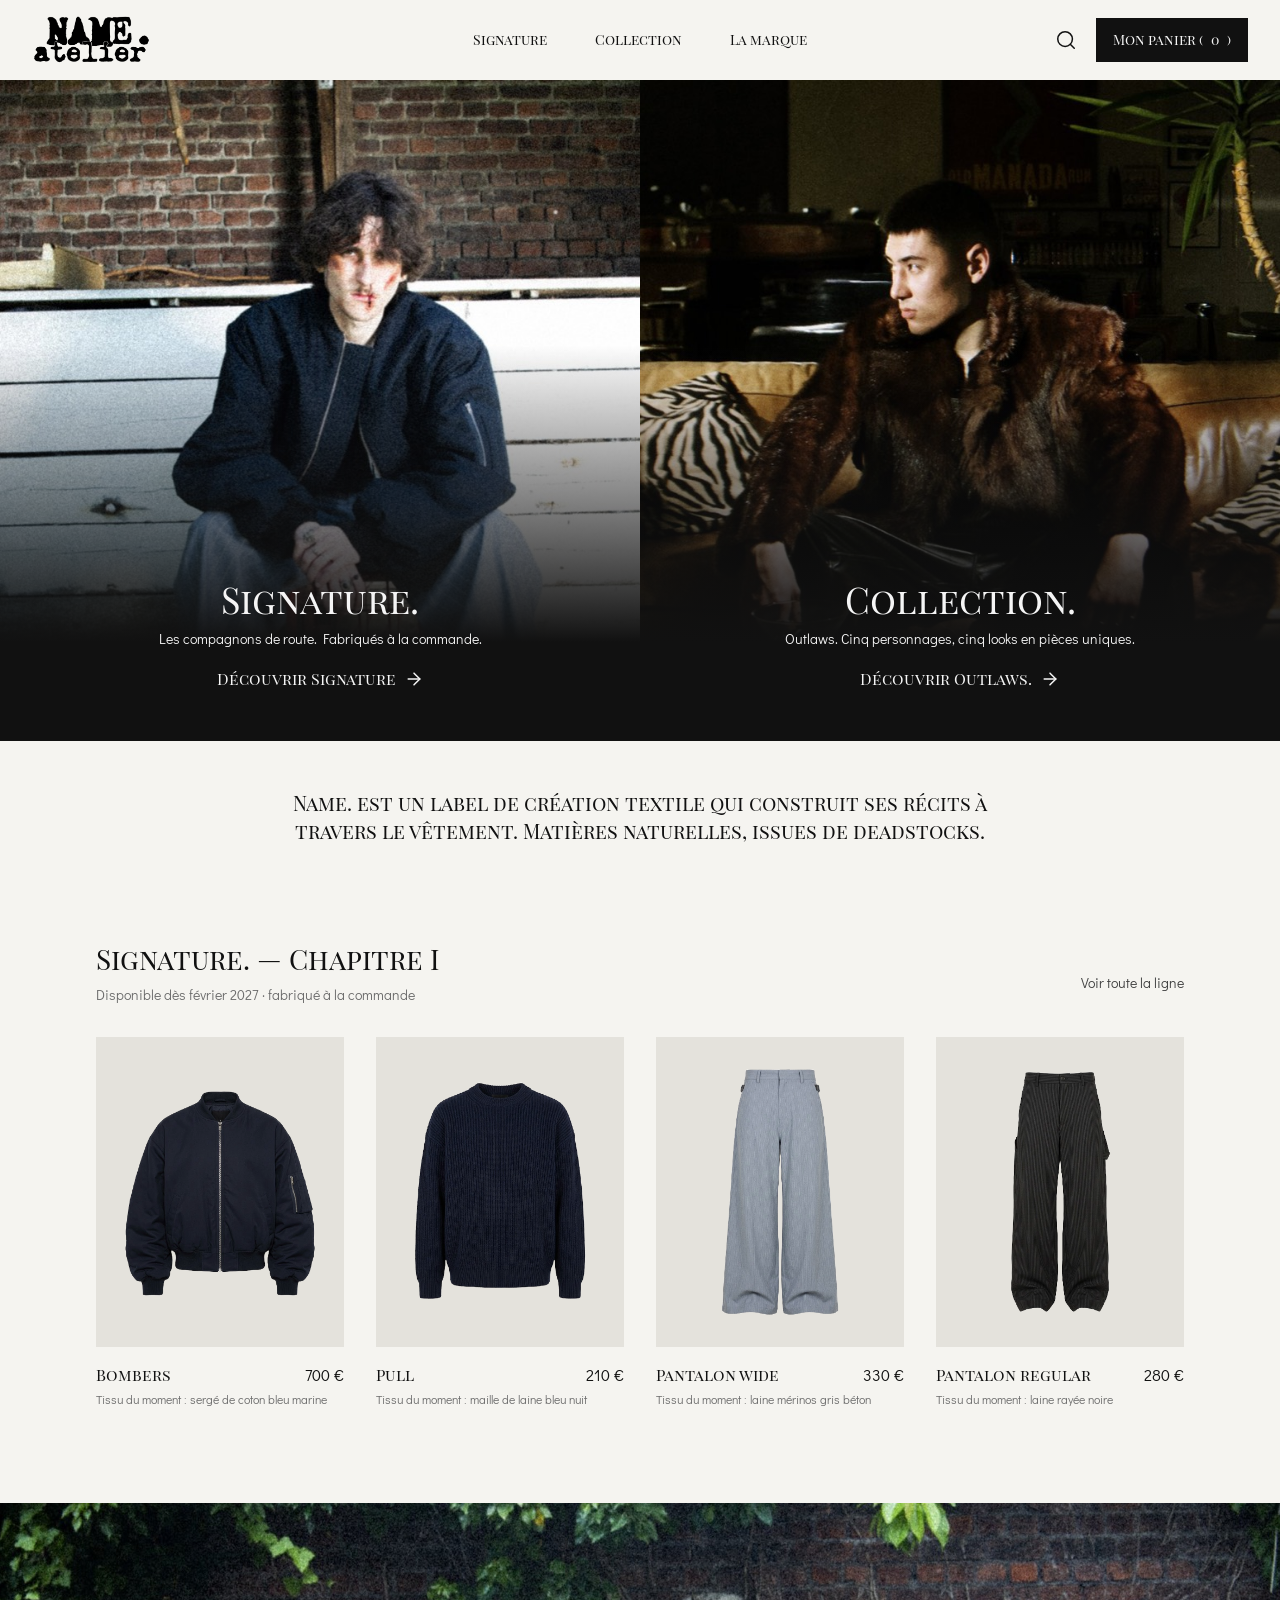
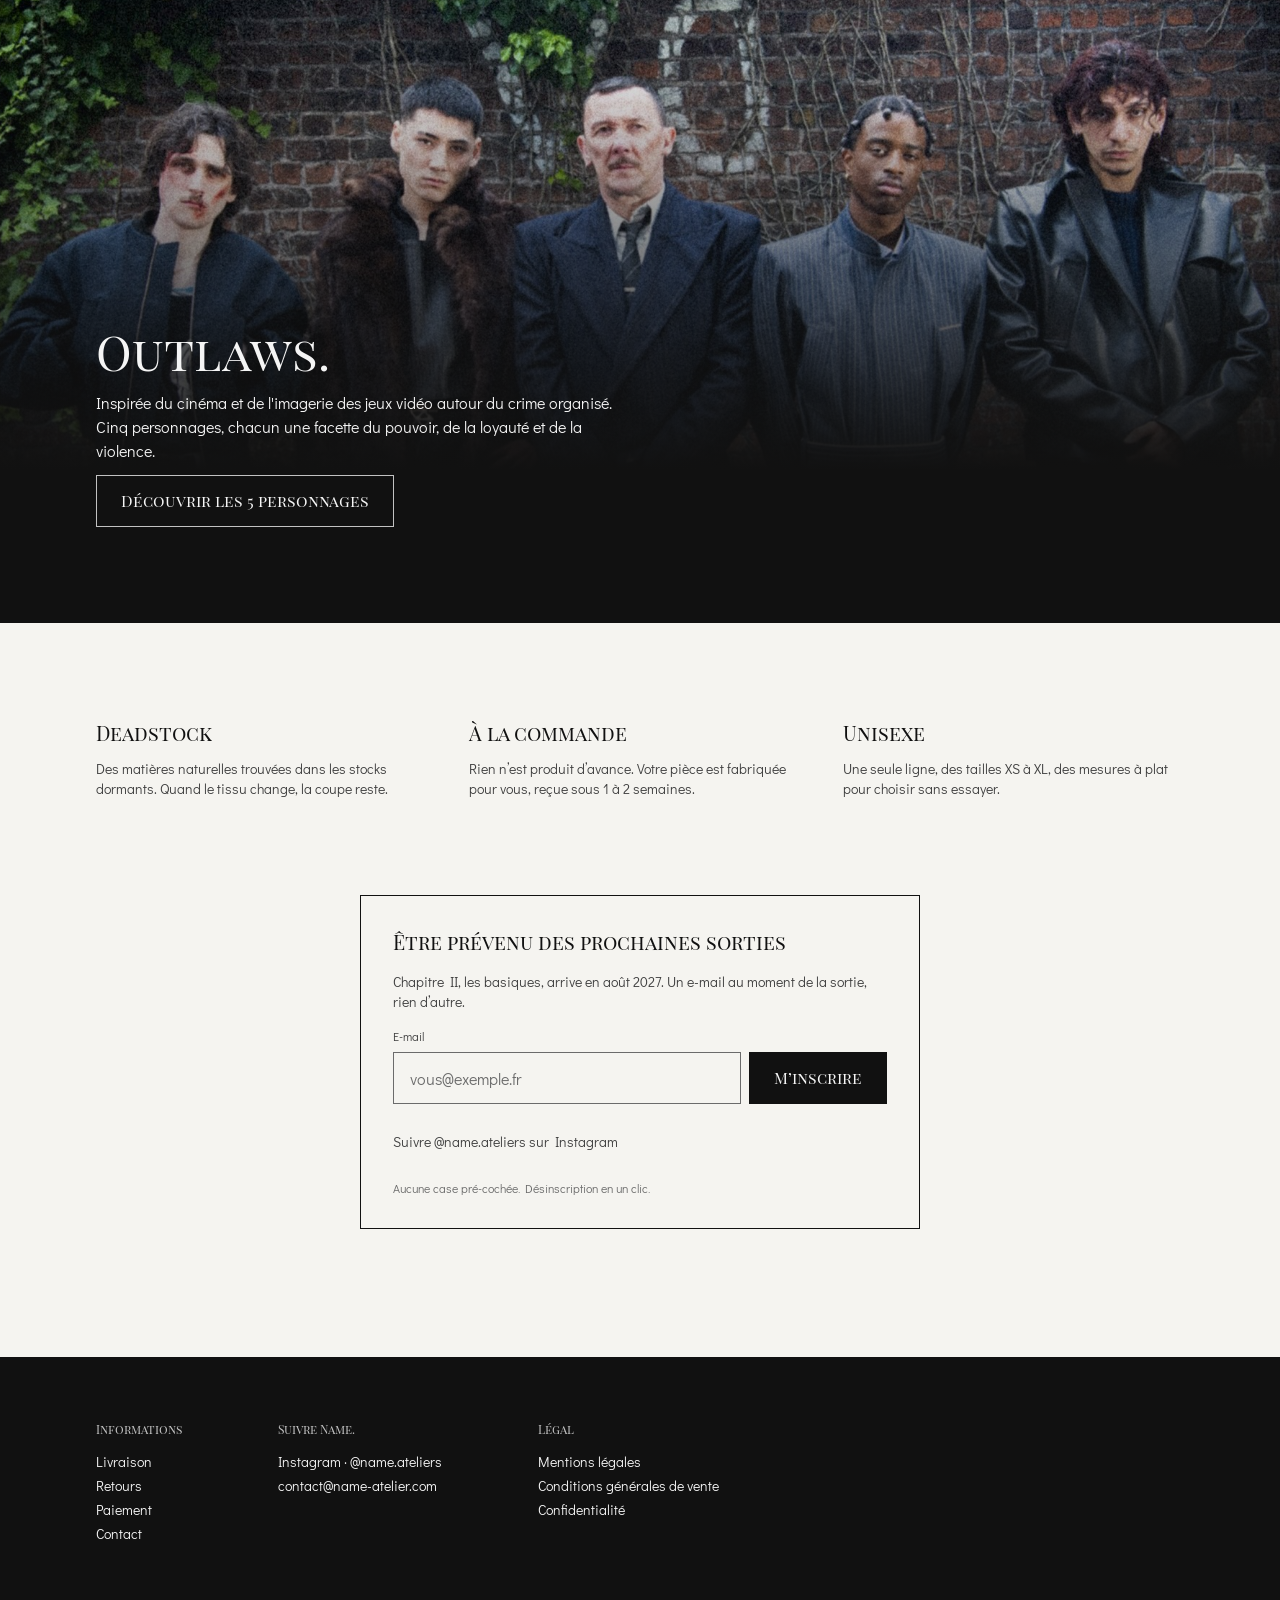
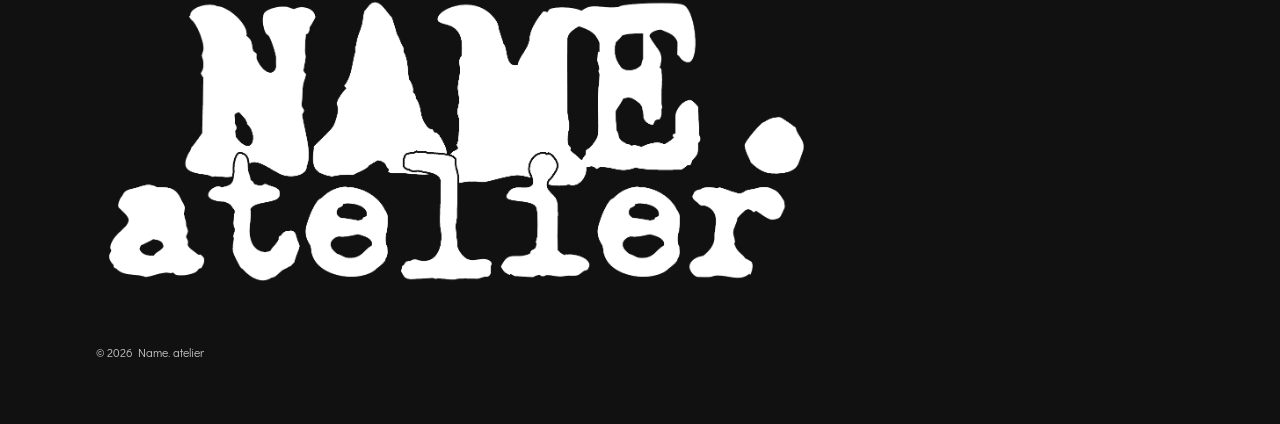
<file: site/index.html>
<!doctype html>
<html lang="fr">
<head>
  <meta charset="utf-8">
  <meta name="viewport" content="width=device-width, initial-scale=1">
  <title>NAME. — Name Atelier</title>
  <meta name="description" content="Name. est un label de création textile qui construit ses récits à travers le vêtement. Matières naturelles, issues de deadstocks.">
  <link rel="icon" type="image/png" href="../assets/logo/picto-n-noir.png">
  <link rel="preconnect" href="https://fonts.googleapis.com">
  <link rel="preconnect" href="https://fonts.gstatic.com" crossorigin>
  <link rel="stylesheet" href="https://fonts.googleapis.com/css2?family=Didact+Gothic&family=Playfair+Display+SC&display=swap">
  <link rel="stylesheet" href="css/tokens.css">
  <link rel="stylesheet" href="css/styles.css">
  <script type="module" src="js/layout.js"></script>
  <script type="module" src="js/accueil.js"></script>
</head>
<body>
  <header data-layout="en-tete"></header>

  <main id="contenu">
    <h1 class="visuellement-cache">NAME. — label de création textile, Signature. et Collection.</h1>

    <!-- 01.1 · Entrées Signature / Collection (90:155) -->
    <div class="entrees">
      <a class="entree" href="signature.html">
        <img class="entree__photo" src="../assets/images/accueil-signature-mobile.jpg"
             srcset="../assets/images/accueil-signature-mobile.jpg 774w, ../assets/images/accueil-signature.jpg 1393w"
             sizes="(min-width: 1024px) 50vw, 100vw" width="1393" height="1440" fetchpriority="high"
             alt="Porté du Bombers bleu marine, assis devant un mur de briques">
        <span class="entree__libelle">
          <span class="entree__titre">Signature.</span>
          <span class="entree__sous-titre">Les compagnons de route. Fabriqués à la commande.</span>
          <span class="entree__action">Découvrir Signature<span class="icone icone--fleche-20" aria-hidden="true"></span></span>
        </span>
      </a>
      <a class="entree" href="collection.html">
        <img class="entree__photo" src="../assets/images/accueil-collection-mobile.jpg"
             srcset="../assets/images/accueil-collection-mobile.jpg 774w, ../assets/images/accueil-collection.jpg 1393w"
             sizes="(min-width: 1024px) 50vw, 100vw" width="1393" height="1440"
             alt="Personnage Outlaws. en manteau de fourrure, assis dans un salon sombre">
        <span class="entree__libelle">
          <span class="entree__titre">Collection.</span>
          <span class="entree__sous-titre">Outlaws. Cinq personnages, cinq looks en pièces uniques.</span>
          <span class="entree__action">Découvrir Outlaws.<span class="icone icone--fleche-20" aria-hidden="true"></span></span>
        </span>
      </a>
    </div>

    <!-- Phrase de marque (90:153) -->
    <p class="phrase-marque">Name. est un label de création textile qui construit ses récits à travers le vêtement. Matières naturelles, issues de deadstocks.</p>

    <!-- Signature — Chapitre I (90:180) -->
    <section class="accueil-section" aria-labelledby="titre-chapitre-i">
      <div class="titre-section">
        <div class="titre-section__titres">
          <h2 class="titre-m" id="titre-chapitre-i">Signature. — Chapitre I</h2>
          <p class="texte-m texte-secondaire">Disponible dès février 2027 · fabriqué à la commande</p>
        </div>
        <a class="lien" href="signature.html">Voir toute la ligne</a>
      </div>
      <ul class="grille grille--4" role="list" data-chapitre-i></ul>
    </section>

    <!-- Collection — Outlaws (90:225) -->
    <section class="bandeau" aria-labelledby="titre-outlaws">
      <img class="bandeau__photo" src="../assets/images/accueil-outlaws-mobile.jpg"
           srcset="../assets/images/accueil-outlaws-mobile.jpg 1000w, ../assets/images/accueil-outlaws.jpg 2000w"
           sizes="100vw" width="2000" height="1000" loading="lazy"
           alt="Les cinq personnages d’Outlaws. alignés devant un mur de briques couvert de lierre">
      <div class="bandeau__texte sur-fond-sombre">
        <h2 class="bandeau__titre" id="titre-outlaws">Outlaws.</h2>
        <p class="bandeau__intro" data-intro-outlaws></p>
        <a class="bouton bouton--l bouton--sur-sombre" href="collection.html">Découvrir les 5 personnages</a>
      </div>
    </section>

    <!-- Engagements (90:239) -->
    <section class="engagements" aria-label="Nos engagements">
      <div class="engagement">
        <h2 class="titre-s">Deadstock</h2>
        <p class="texte-m">Des matières naturelles trouvées dans les stocks dormants. Quand le tissu change, la coupe reste.</p>
      </div>
      <div class="engagement">
        <h2 class="titre-s">À la commande</h2>
        <p class="texte-m">Rien n’est produit d’avance. Votre pièce est fabriquée pour vous, reçue sous 1 à 2 semaines.</p>
      </div>
      <div class="engagement">
        <h2 class="titre-s">Unisexe</h2>
        <p class="texte-m">Une seule ligne, des tailles XS à XL, des mesures à plat pour choisir sans essayer.</p>
      </div>
    </section>

    <!-- Être prévenu (90:249) -->
    <div class="zone-prevenu">
      <section data-etre-prevenu></section>
    </div>
  </main>

  <footer data-layout="pied"></footer>
</body>
</html>
</file>
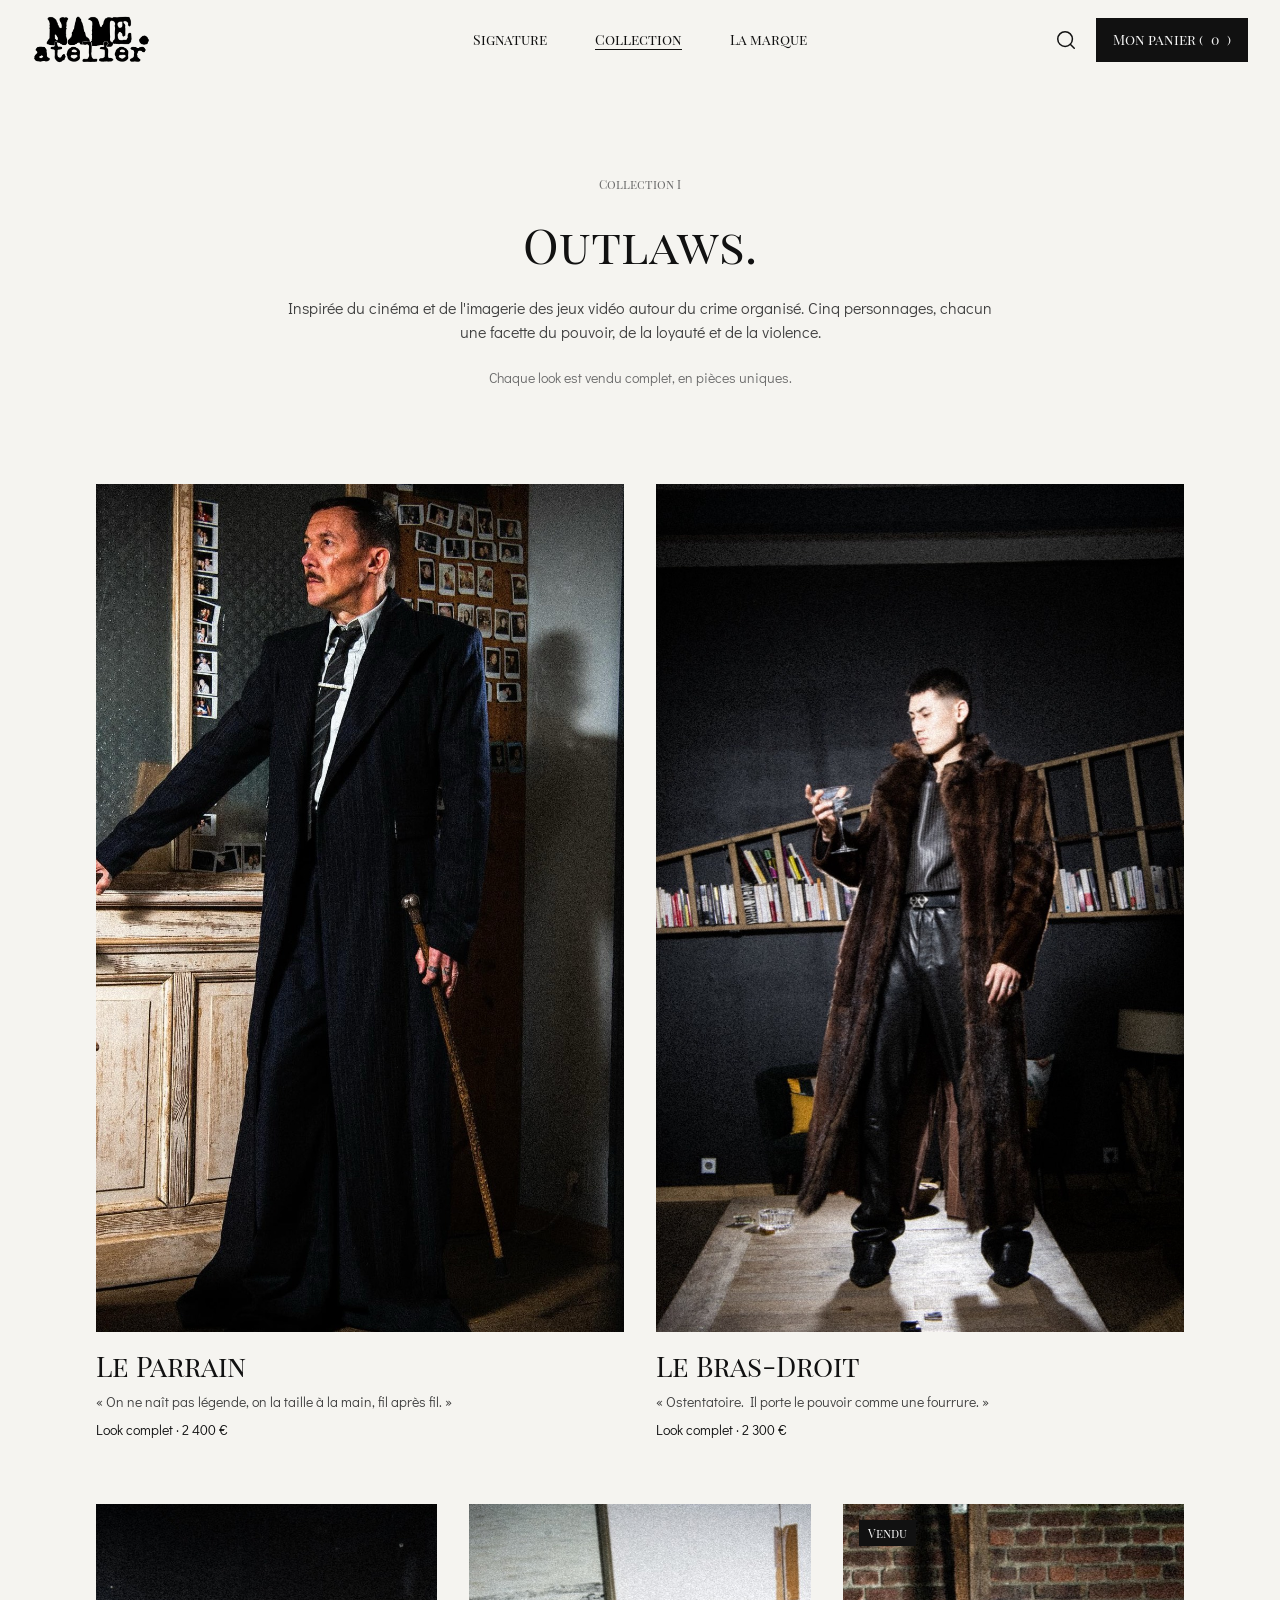
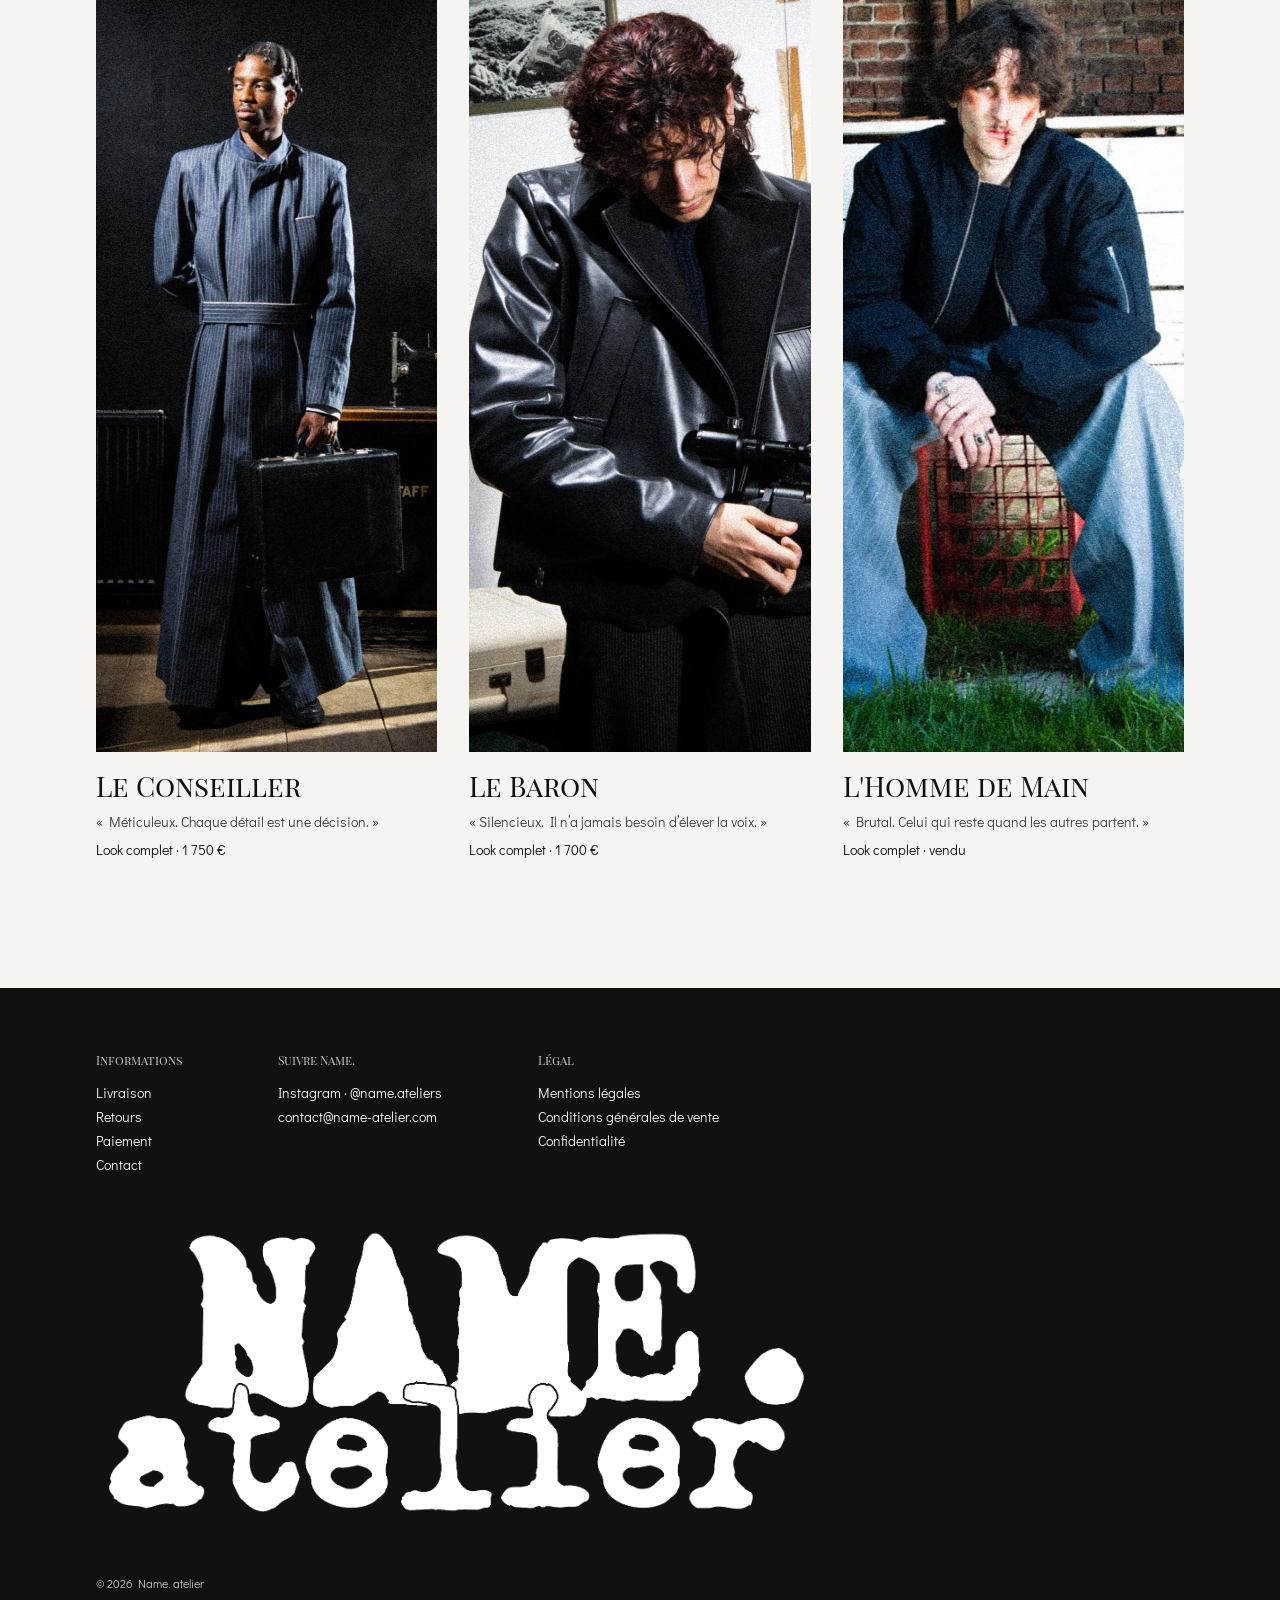
<file: site/collection.html>
<!doctype html>
<html lang="fr">
<head>
  <meta charset="utf-8">
  <meta name="viewport" content="width=device-width, initial-scale=1">
  <title>Outlaws. — Collection. — NAME.</title>
  <meta name="description" content="Outlaws., Collection I de NAME. : cinq personnages, cinq looks en pièces uniques.">
  <link rel="icon" type="image/png" href="../assets/logo/picto-n-noir.png">
  <link rel="preconnect" href="https://fonts.googleapis.com">
  <link rel="preconnect" href="https://fonts.gstatic.com" crossorigin>
  <link rel="stylesheet" href="https://fonts.googleapis.com/css2?family=Didact+Gothic&family=Playfair+Display+SC&display=swap">
  <link rel="stylesheet" href="css/tokens.css">
  <link rel="stylesheet" href="css/styles.css">
  <script type="module" src="js/layout.js"></script>
  <script type="module" src="js/collection.js"></script>
</head>
<body>
  <header data-layout="en-tete"></header>

  <main id="contenu">
    <!-- 05.1 Introduction (97:3080) -->
    <div class="collection-intro">
      <p class="collection-intro__surtitre">Collection I</p>
      <h1 class="collection-intro__titre">Outlaws.</h1>
      <p class="collection-intro__texte" data-intro></p>
      <p class="collection-intro__mention">Chaque look est vendu complet, en pièces uniques.</p>
    </div>

    <!-- 05.1 Grille des personnages (97:3085) : 2 puis 3 -->
    <ul class="grille-looks" role="list" data-looks></ul>
  </main>

  <footer data-layout="pied"></footer>
</body>
</html>
</file>
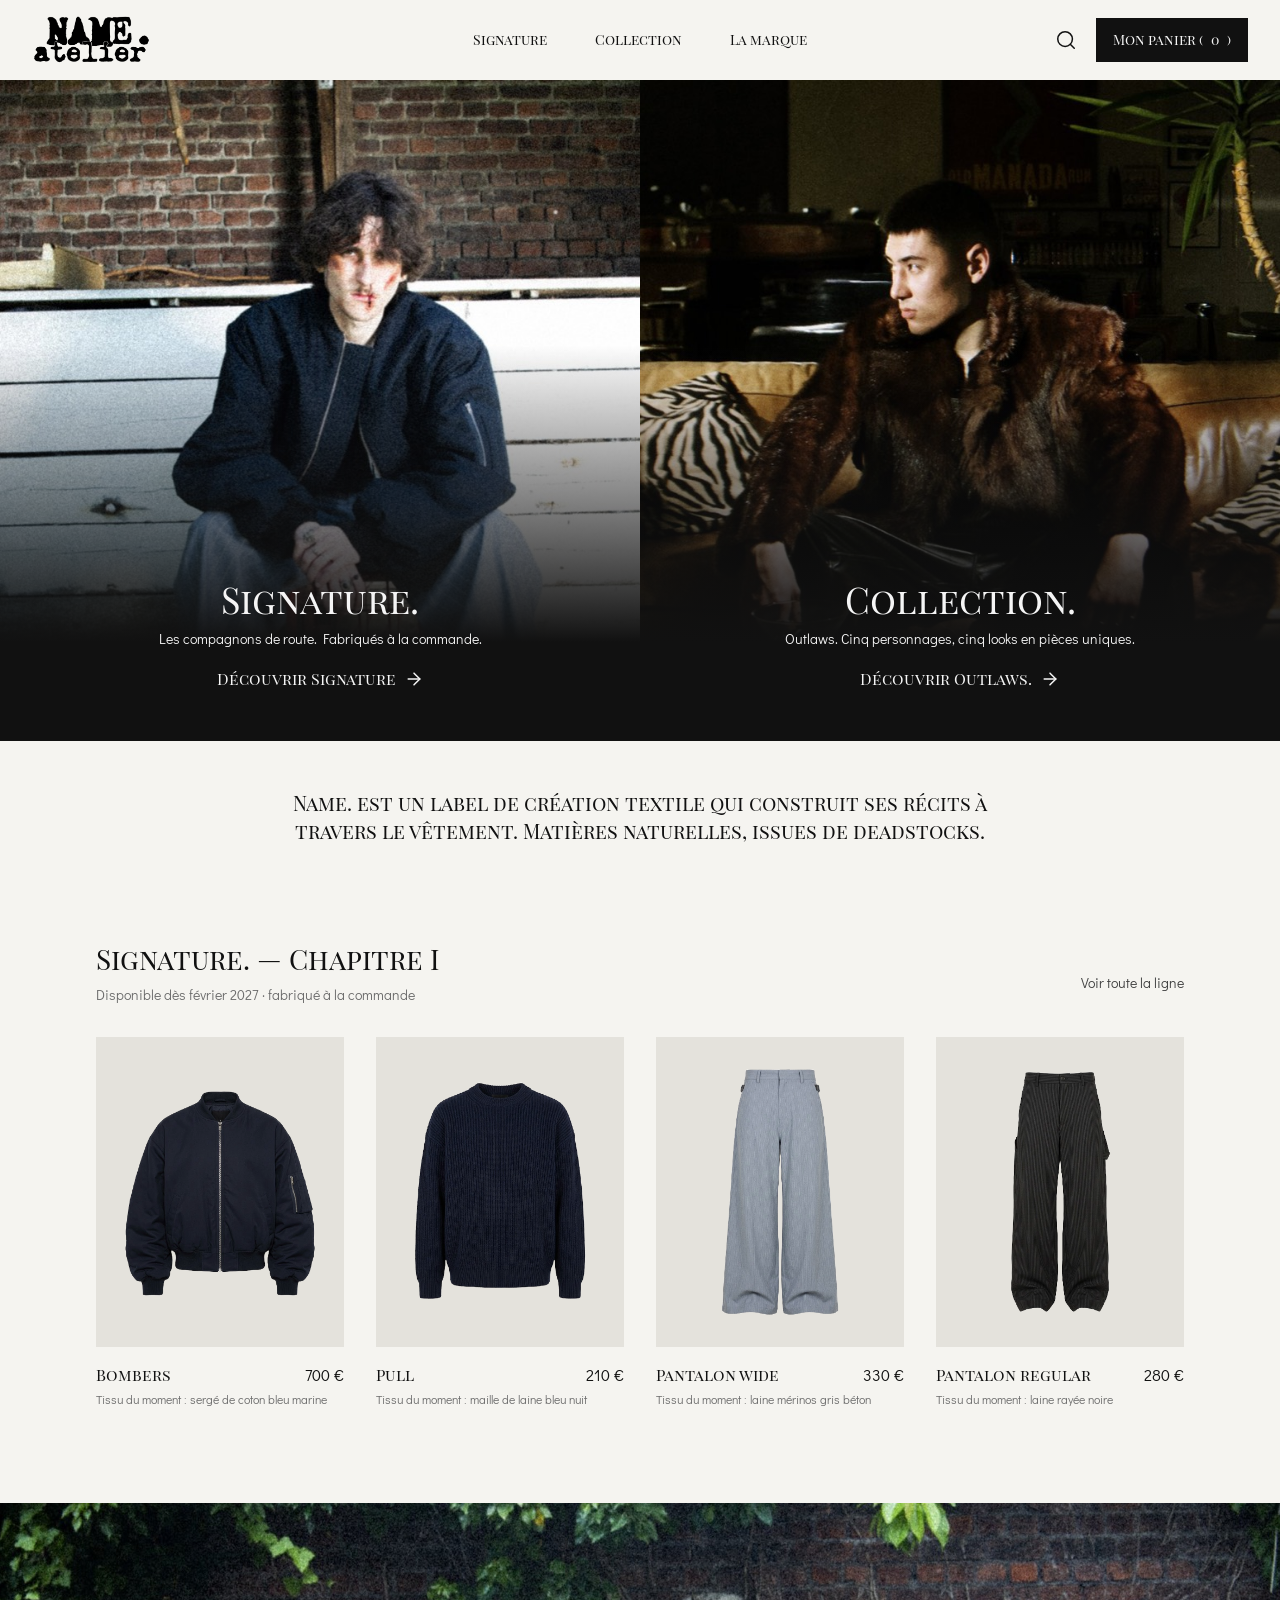
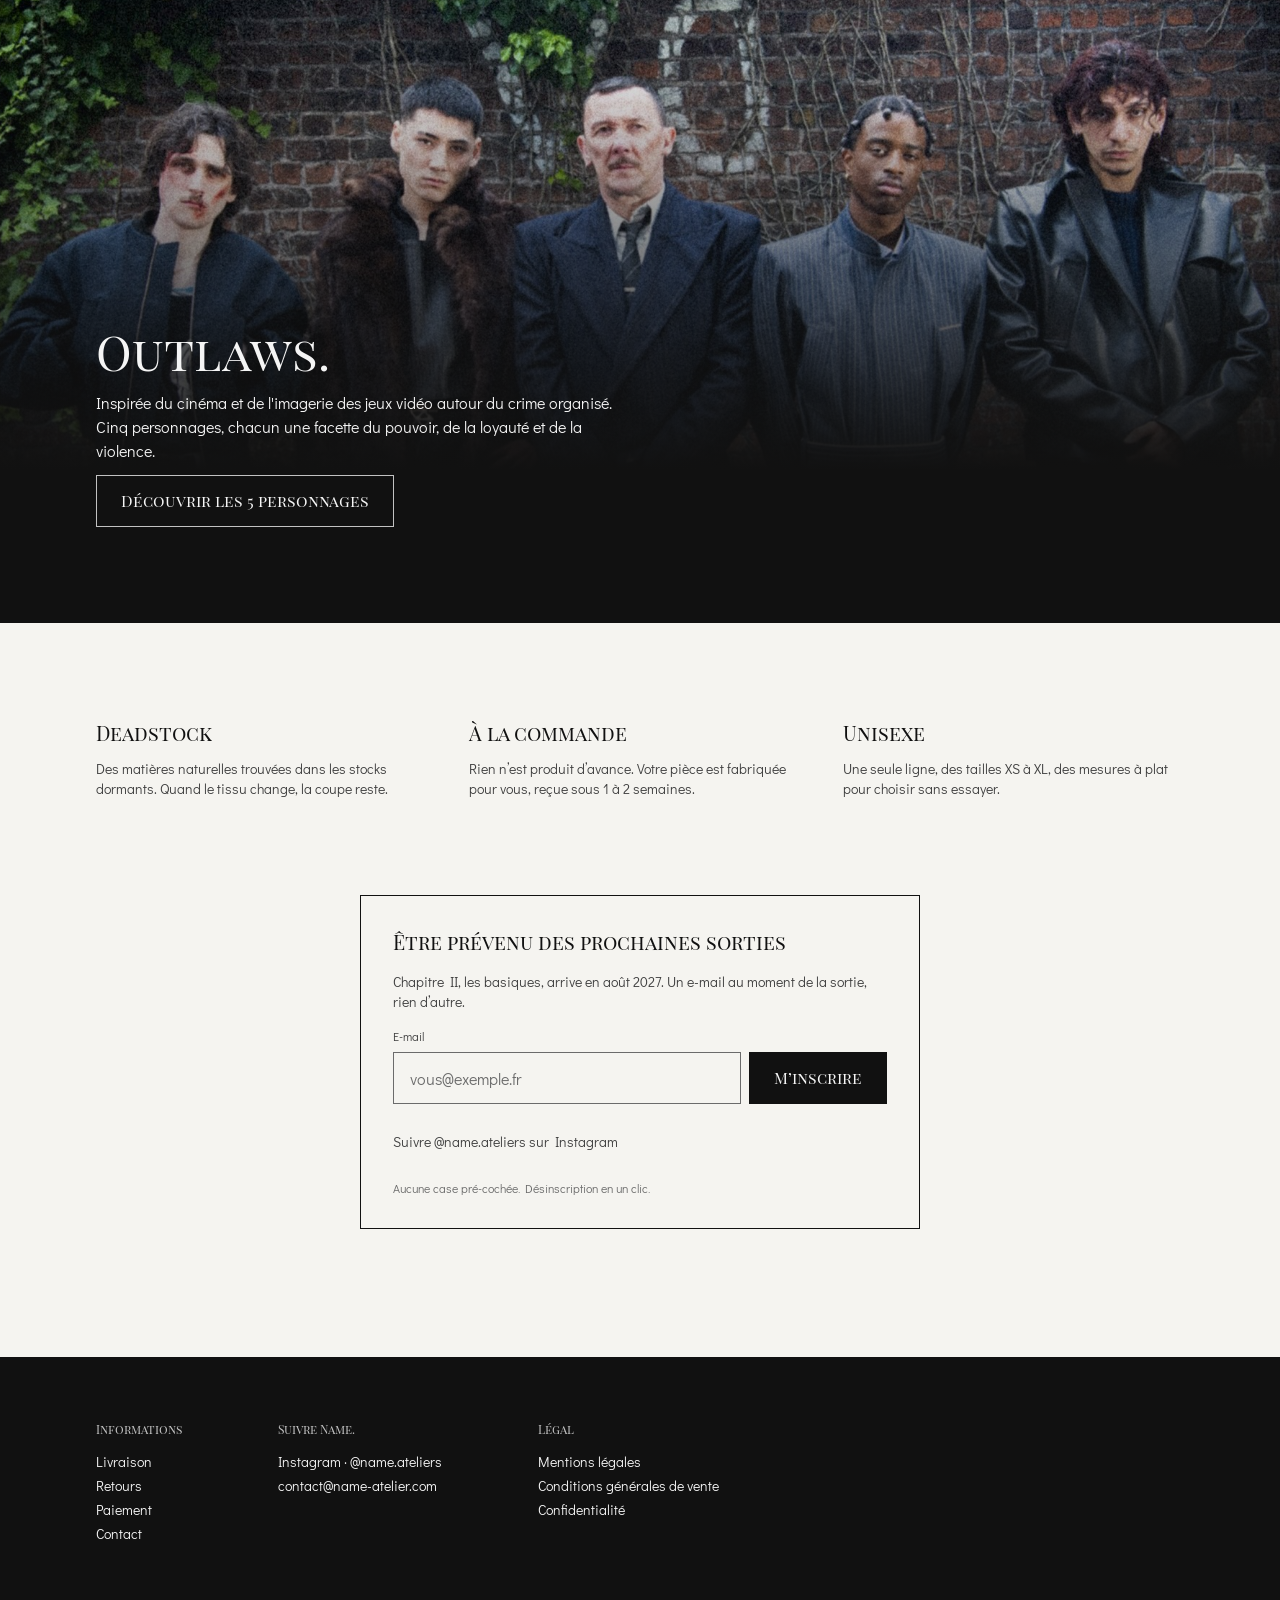
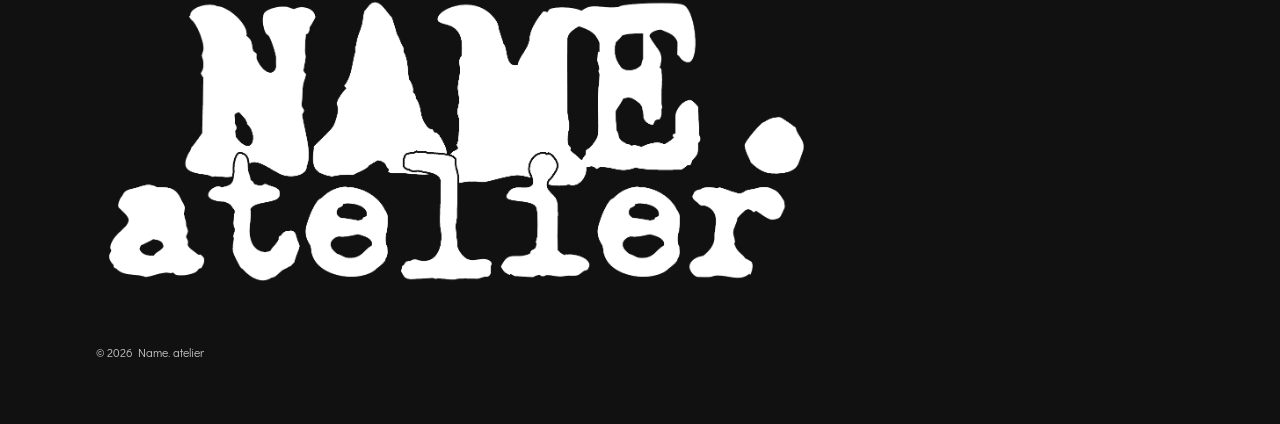
<file: site/confirmation.html>
<!doctype html>
<html lang="fr">
<head>
  <meta charset="utf-8">
  <meta name="viewport" content="width=device-width, initial-scale=1">
  <title>Confirmation de commande — NAME.</title>
  <link rel="icon" type="image/png" href="../assets/logo/picto-n-noir.png">
  <link rel="preconnect" href="https://fonts.googleapis.com">
  <link rel="preconnect" href="https://fonts.gstatic.com" crossorigin>
  <link rel="stylesheet" href="https://fonts.googleapis.com/css2?family=Didact+Gothic&family=Playfair+Display+SC&display=swap">
  <link rel="stylesheet" href="css/tokens.css">
  <link rel="stylesheet" href="css/styles.css">
  <script type="module" src="js/layout.js"></script>
  <script type="module" src="js/confirmation.js"></script>
</head>
<body>
  <header data-layout="en-tete"></header>

  <!-- 08.1 Confirmation — rempli par js/confirmation.js -->
  <main id="contenu" data-confirmation></main>

  <footer data-layout="pied"></footer>
</body>
</html>
</file>
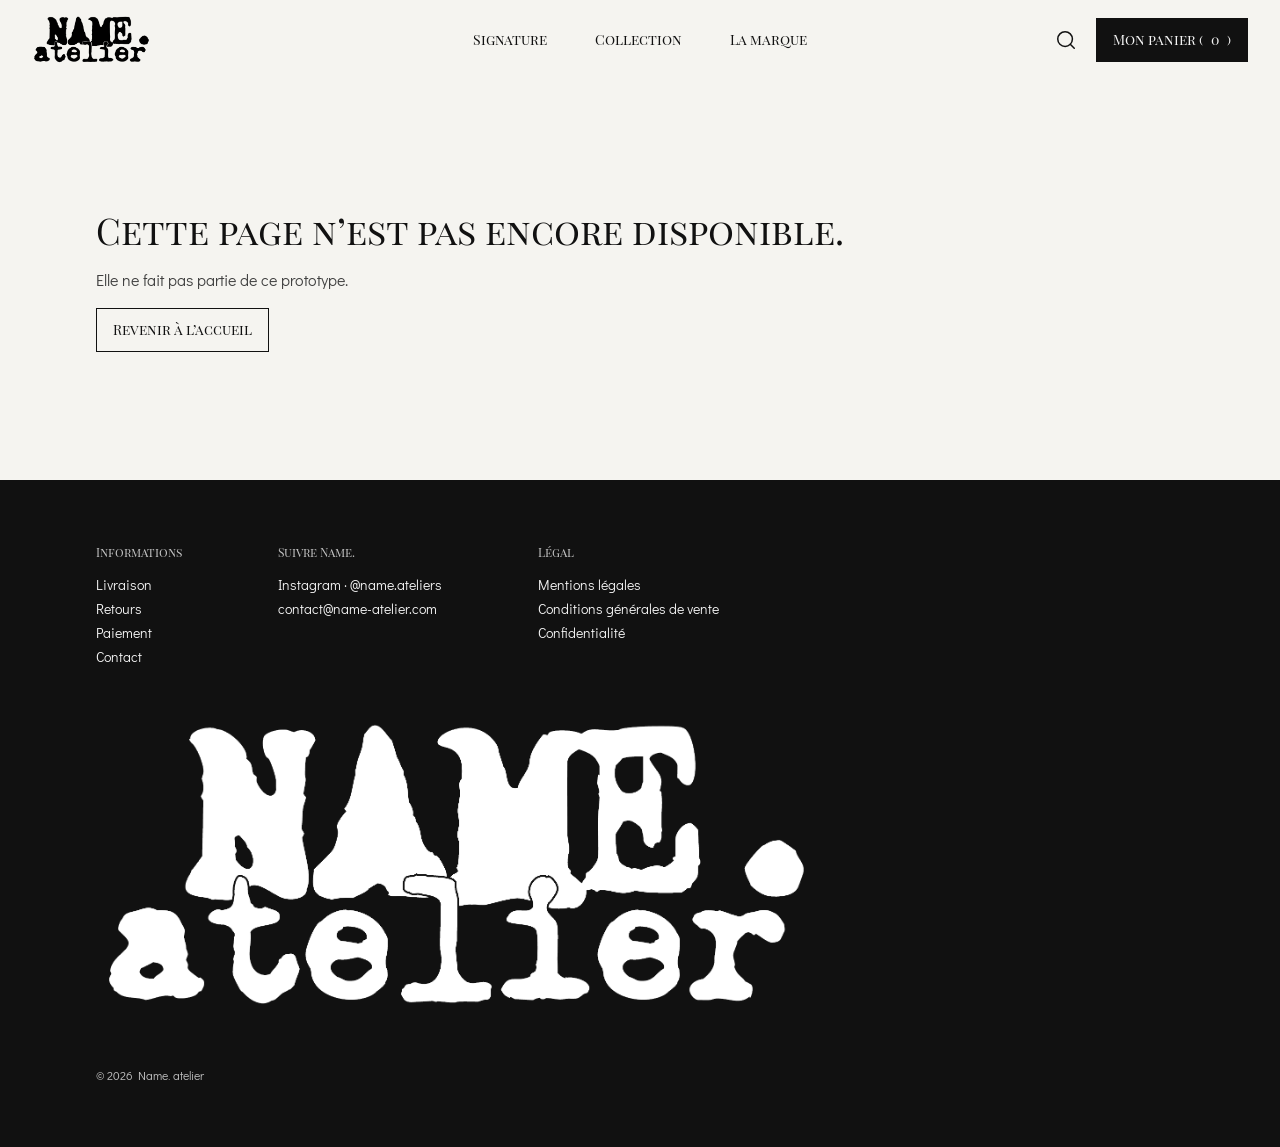
<file: site/indisponible.html>
<!doctype html>
<html lang="fr">
<head>
  <meta charset="utf-8">
  <meta name="viewport" content="width=device-width, initial-scale=1">
  <title>Page indisponible — NAME.</title>
  <meta name="robots" content="noindex">
  <link rel="icon" type="image/png" href="../assets/logo/picto-n-noir.png">
  <link rel="preconnect" href="https://fonts.googleapis.com">
  <link rel="preconnect" href="https://fonts.gstatic.com" crossorigin>
  <link rel="stylesheet" href="https://fonts.googleapis.com/css2?family=Didact+Gothic&family=Playfair+Display+SC&display=swap">
  <link rel="stylesheet" href="css/tokens.css">
  <link rel="stylesheet" href="css/styles.css">
  <script type="module" src="js/layout.js"></script>
</head>
<body>
  <header data-layout="en-tete"></header>

  <main id="contenu" class="indisponible">
    <!-- Cible de tous les liens sans écran (docs/routes.md). Textes à valider dans docs/microcopy.md. -->
    <h1>Cette page n’est pas encore disponible.</h1>
    <p>Elle ne fait pas partie de ce prototype.</p>
    <p>
      <a class="bouton bouton--secondaire" href="index.html" data-retour>Revenir à la page précédente</a>
    </p>
  </main>

  <footer data-layout="pied"></footer>

  <script>
    // Retour à la page précédente si elle vient du site, sinon à l'accueil.
    const lien = document.querySelector('[data-retour]');
    const vientDuSite = document.referrer && new URL(document.referrer).origin === location.origin;
    if (vientDuSite && history.length > 1) {
      lien.addEventListener('click', (evenement) => {
        evenement.preventDefault();
        history.back();
      });
    } else {
      lien.textContent = 'Revenir à l’accueil';
    }
  </script>
</body>
</html>
</file>
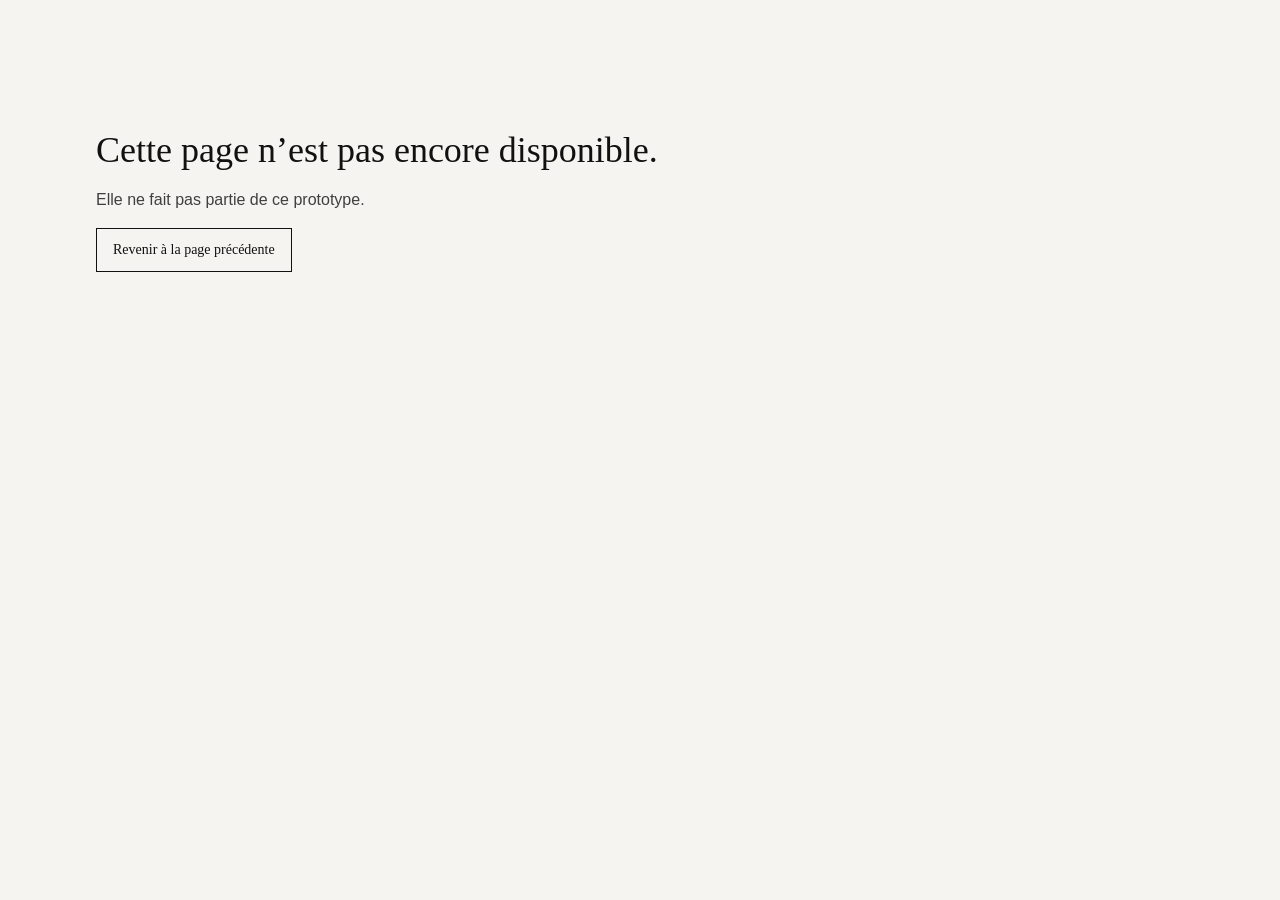
<file: site/look.html>
<!doctype html>
<html lang="fr">
<head>
  <meta charset="utf-8">
  <meta name="viewport" content="width=device-width, initial-scale=1">
  <title>Look — Outlaws. — NAME.</title>
  <meta name="description" content="Look Outlaws. de NAME. : pièces uniques, vendues avec le look complet.">
  <link rel="icon" type="image/png" href="../assets/logo/picto-n-noir.png">
  <link rel="preconnect" href="https://fonts.googleapis.com">
  <link rel="preconnect" href="https://fonts.gstatic.com" crossorigin>
  <link rel="stylesheet" href="https://fonts.googleapis.com/css2?family=Didact+Gothic&family=Playfair+Display+SC&display=swap">
  <link rel="stylesheet" href="css/tokens.css">
  <link rel="stylesheet" href="css/styles.css">
  <script type="module" src="js/layout.js"></script>
  <script type="module" src="js/look.js"></script>
</head>
<body>
  <header data-layout="en-tete"></header>

  <!-- Rempli par js/look.js (05.2 à 05.4) -->
  <main id="contenu"></main>

  <footer data-layout="pied"></footer>
</body>
</html>
</file>
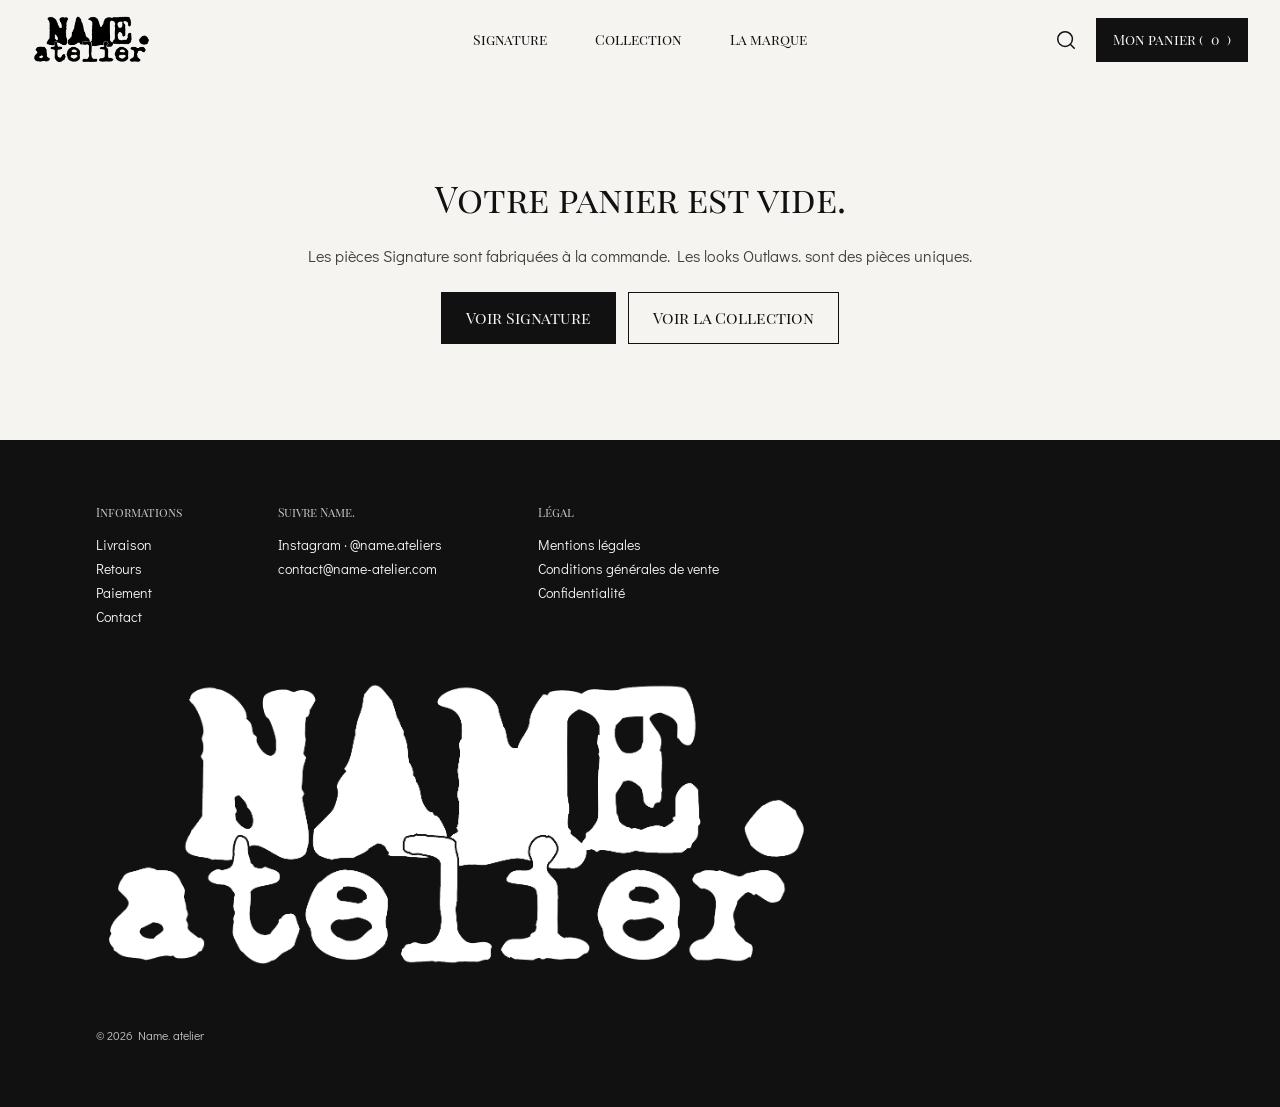
<file: site/panier.html>
<!doctype html>
<html lang="fr">
<head>
  <meta charset="utf-8">
  <meta name="viewport" content="width=device-width, initial-scale=1">
  <title>Panier — NAME.</title>
  <link rel="icon" type="image/png" href="../assets/logo/picto-n-noir.png">
  <link rel="preconnect" href="https://fonts.googleapis.com">
  <link rel="preconnect" href="https://fonts.gstatic.com" crossorigin>
  <link rel="stylesheet" href="https://fonts.googleapis.com/css2?family=Didact+Gothic&family=Playfair+Display+SC&display=swap">
  <link rel="stylesheet" href="css/tokens.css">
  <link rel="stylesheet" href="css/styles.css">
  <script type="module" src="js/layout.js"></script>
  <script type="module" src="js/page-panier.js"></script>
</head>
<body>
  <header data-layout="en-tete"></header>

  <!-- 06.3 Panier · 06.4 Panier vide — rempli par js/page-panier.js -->
  <main id="contenu" data-page-panier></main>

  <footer data-layout="pied"></footer>
</body>
</html>
</file>
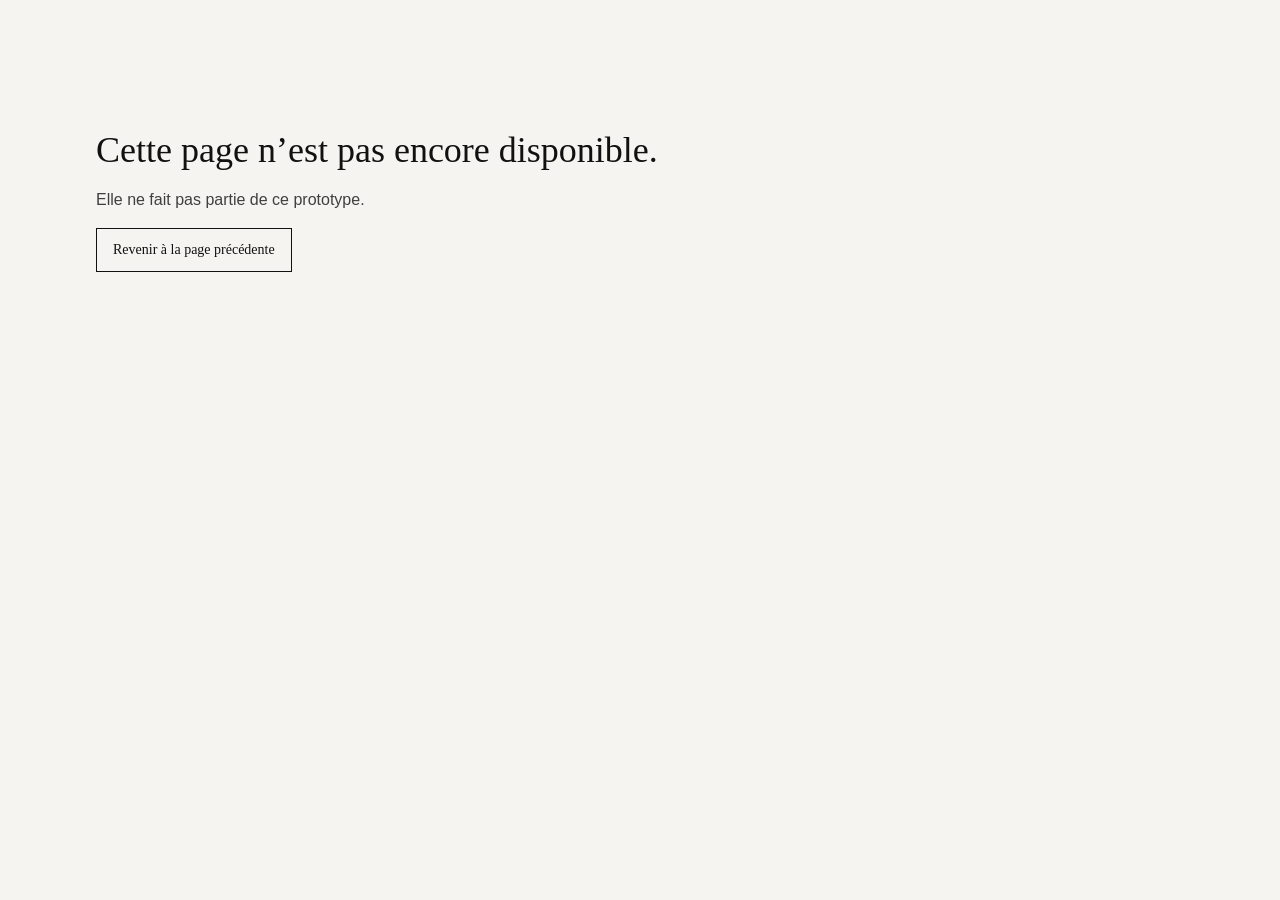
<file: site/produit.html>
<!doctype html>
<html lang="fr">
<head>
  <meta charset="utf-8">
  <meta name="viewport" content="width=device-width, initial-scale=1">
  <title>Signature. — NAME.</title>
  <meta name="description" content="Pièce Signature. NAME. : fabriquée à la commande, dans le tissu deadstock du moment.">
  <link rel="icon" type="image/png" href="../assets/logo/picto-n-noir.png">
  <link rel="preconnect" href="https://fonts.googleapis.com">
  <link rel="preconnect" href="https://fonts.gstatic.com" crossorigin>
  <link rel="stylesheet" href="https://fonts.googleapis.com/css2?family=Didact+Gothic&family=Playfair+Display+SC&display=swap">
  <link rel="stylesheet" href="css/tokens.css">
  <link rel="stylesheet" href="css/styles.css">
  <script type="module" src="js/layout.js"></script>
  <script type="module" src="js/produit.js"></script>
</head>
<body>
  <header data-layout="en-tete"></header>

  <!-- Rempli par js/produit.js depuis data/catalogue.json (04.1 à 04.3, 04.9) -->
  <main id="contenu"></main>

  <footer data-layout="pied"></footer>
</body>
</html>
</file>
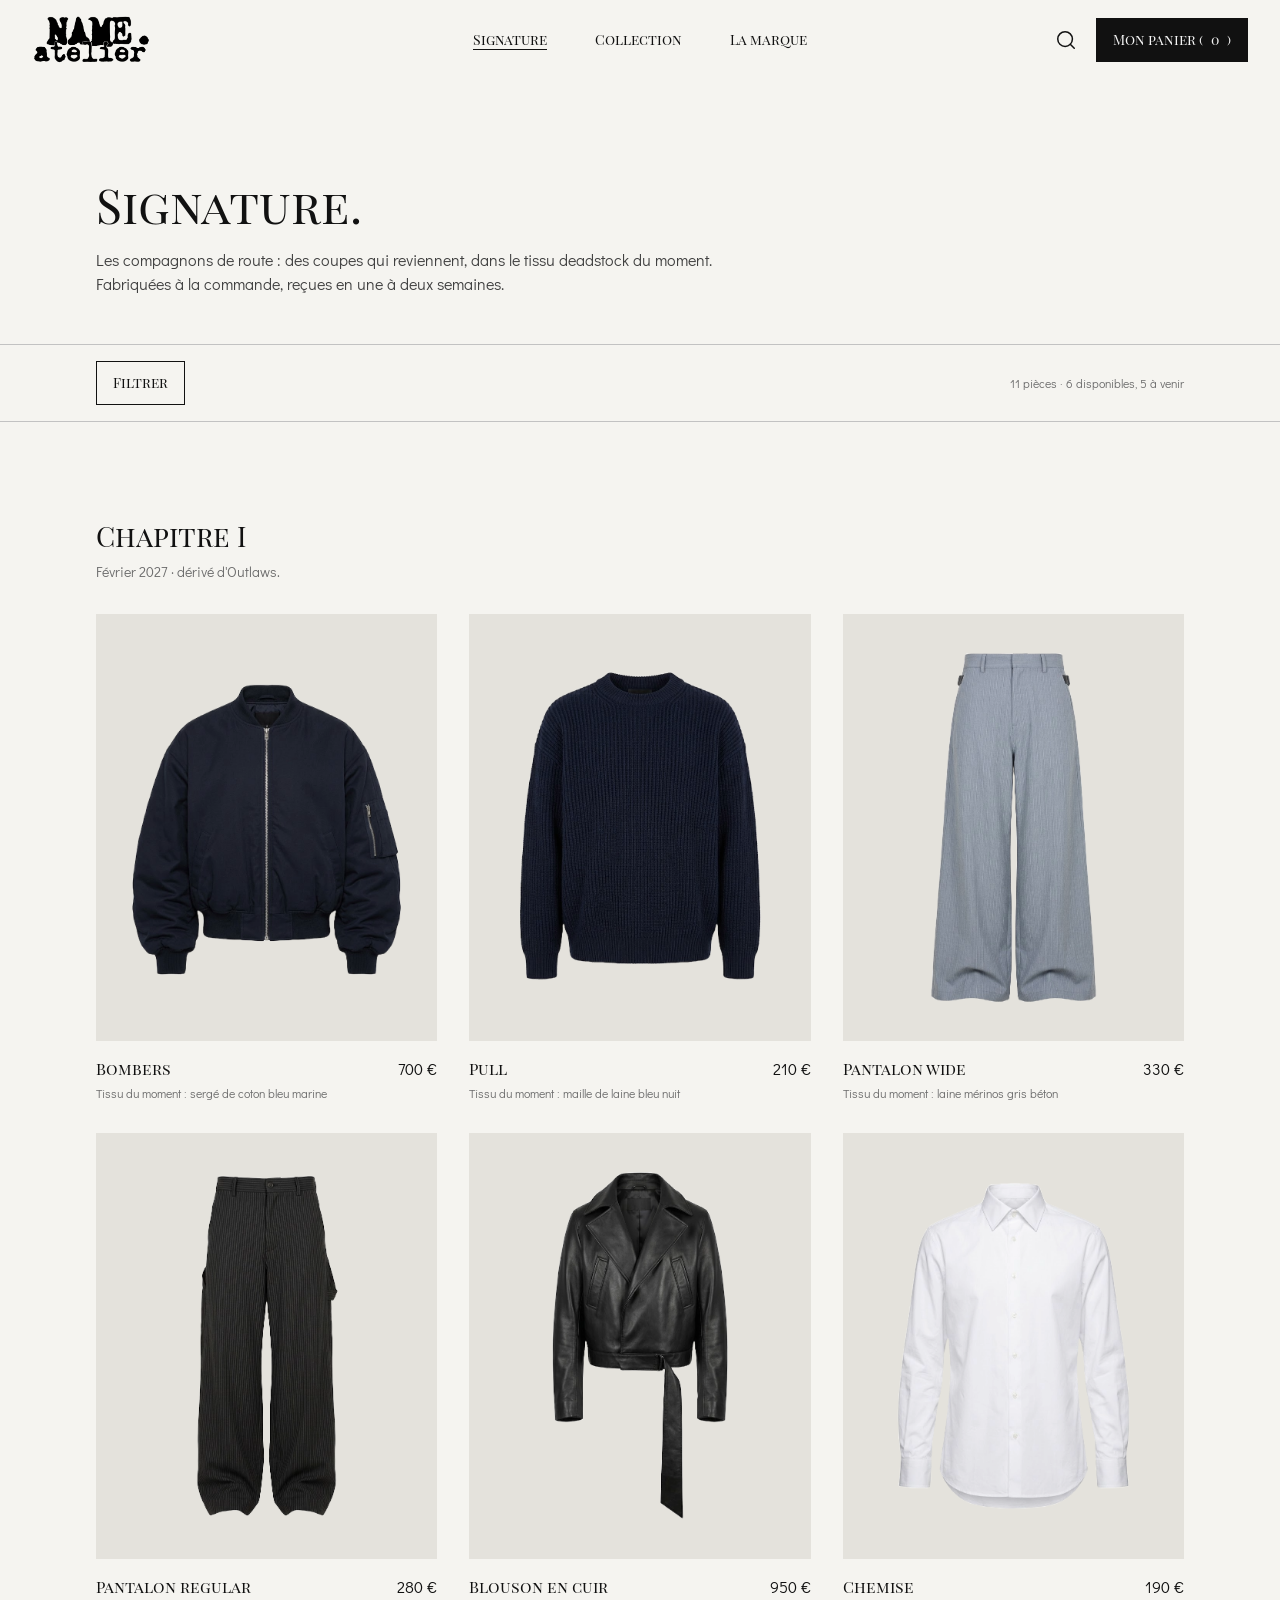
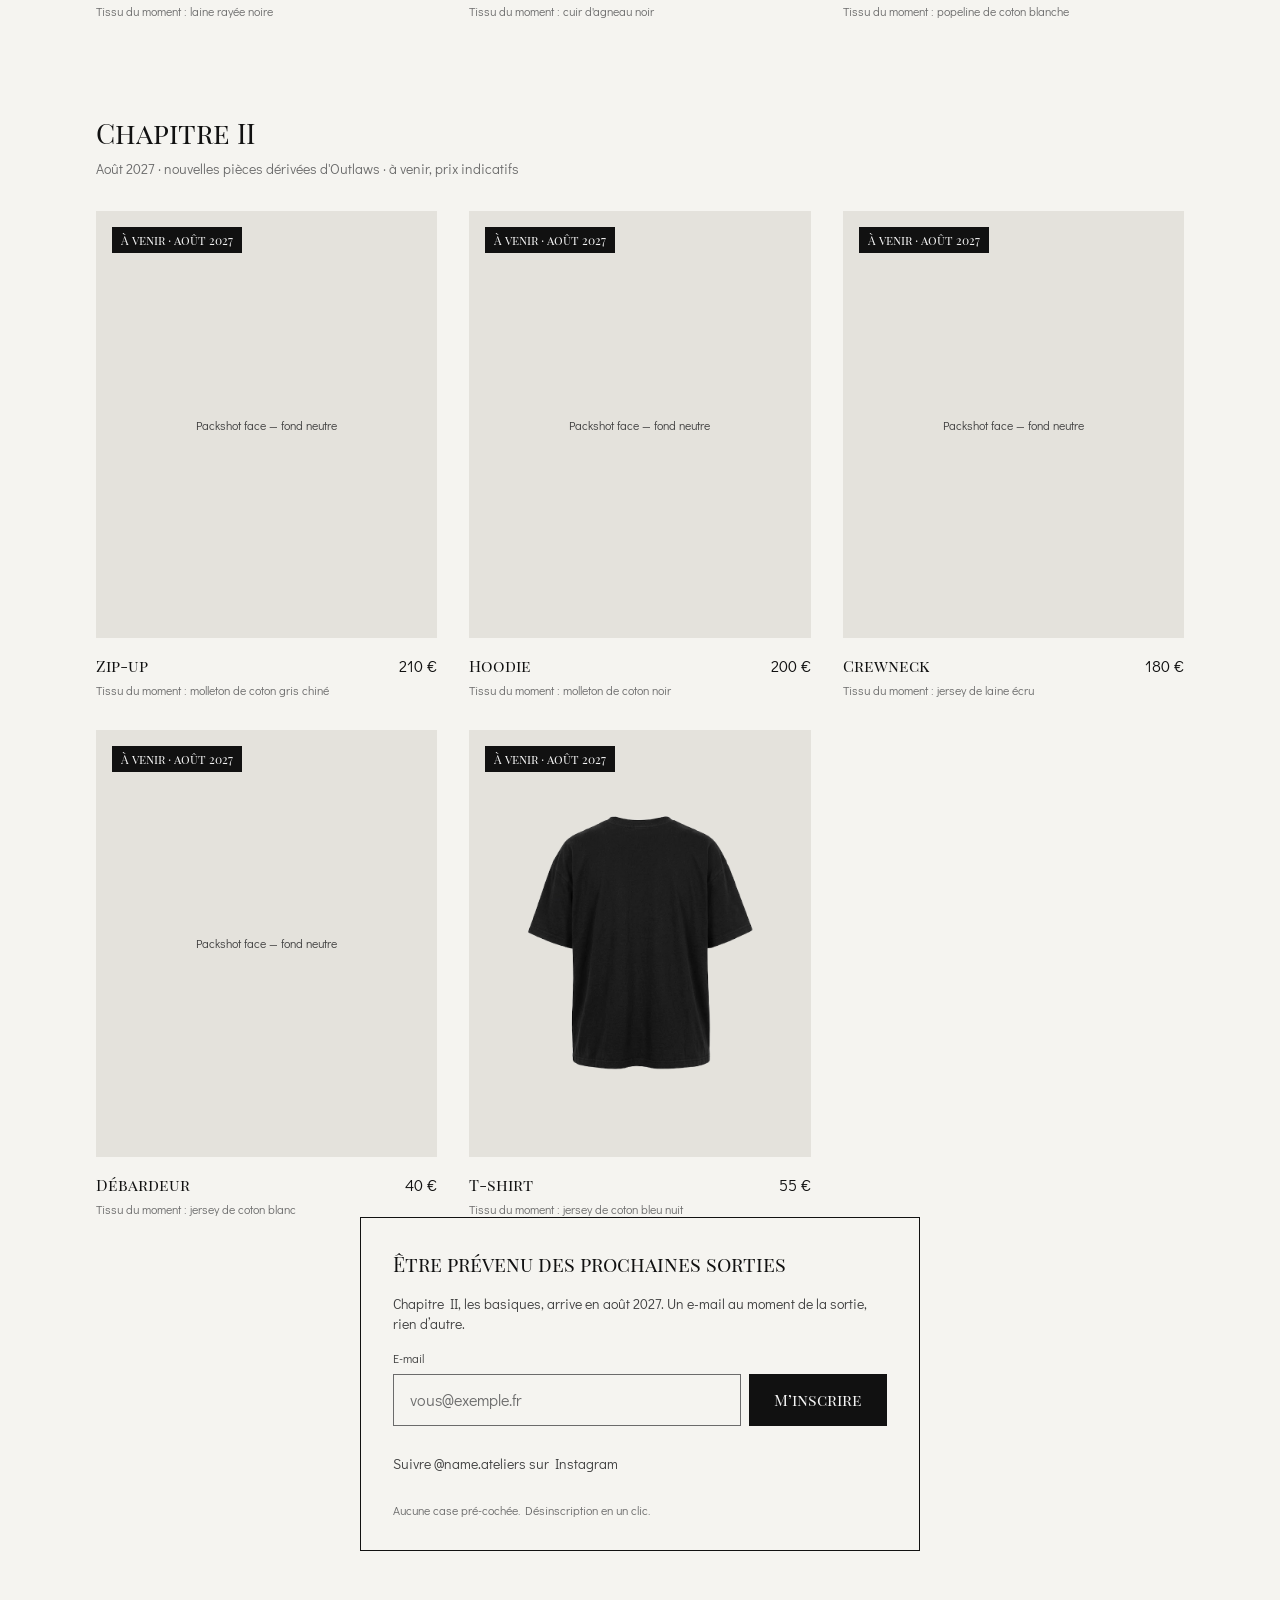
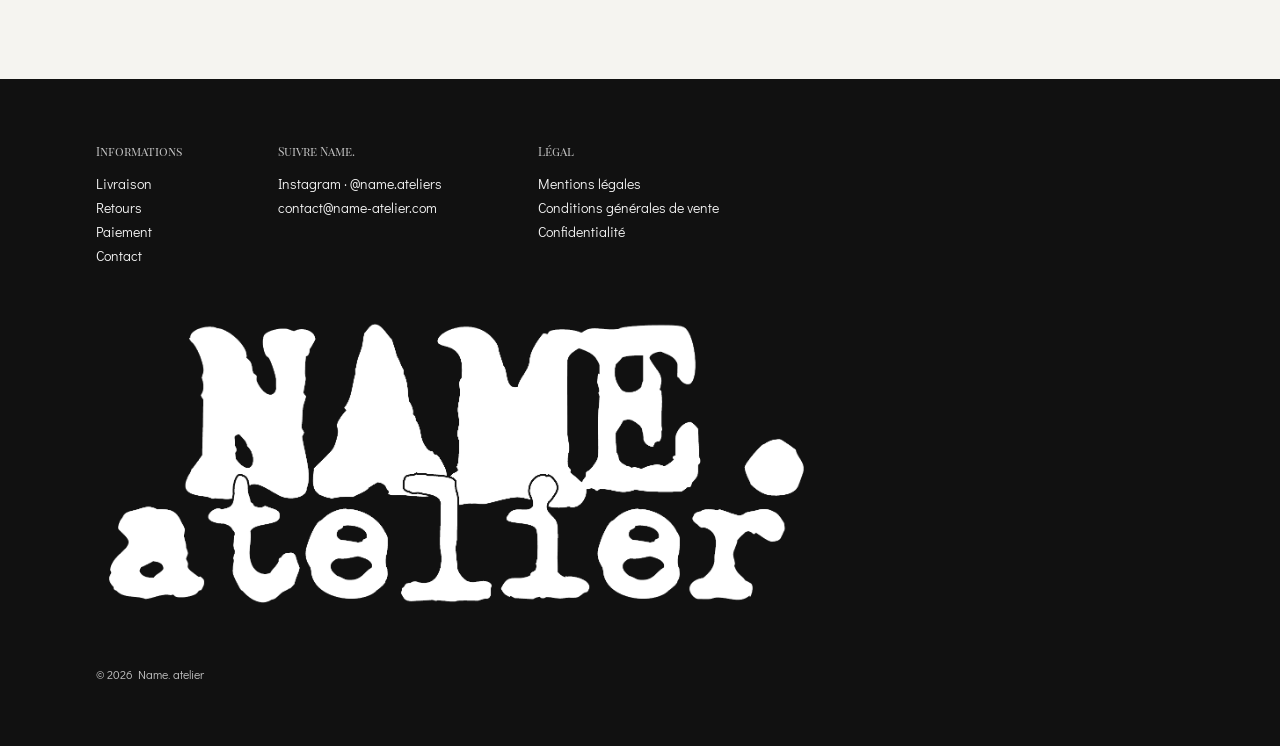
<file: site/signature.html>
<!doctype html>
<html lang="fr">
<head>
  <meta charset="utf-8">
  <meta name="viewport" content="width=device-width, initial-scale=1">
  <title>Signature. — NAME.</title>
  <meta name="description" content="Signature. : des coupes qui reviennent, dans le tissu deadstock du moment. Fabriquées à la commande, reçues en une à deux semaines.">
  <link rel="icon" type="image/png" href="../assets/logo/picto-n-noir.png">
  <link rel="preconnect" href="https://fonts.googleapis.com">
  <link rel="preconnect" href="https://fonts.gstatic.com" crossorigin>
  <link rel="stylesheet" href="https://fonts.googleapis.com/css2?family=Didact+Gothic&family=Playfair+Display+SC&display=swap">
  <link rel="stylesheet" href="css/tokens.css">
  <link rel="stylesheet" href="css/styles.css">
  <script type="module" src="js/layout.js"></script>
  <script type="module" src="js/signature.js"></script>
</head>
<body>
  <header data-layout="en-tete"></header>

  <main id="contenu">
    <!-- 03.1 Introduction (98:3497) · 03.3 version compacte (94:2192) -->
    <div class="liste-intro" data-intro>
      <h1 class="liste-intro__titre">Signature.</h1>
      <p class="liste-intro__texte">Les compagnons de route : des coupes qui reviennent, dans le tissu deadstock du moment. Fabriquées à la commande, reçues en une à deux semaines.</p>
    </div>

    <!-- Barre de filtres (98:3500 · 94:2194) -->
    <div class="barre-filtres" data-barre></div>

    <!-- Chapitres (03.1) -->
    <div data-chapitres></div>

    <!-- Résultats filtrés (03.3) -->
    <div class="liste-resultats" data-resultats hidden></div>

    <div class="zone-prevenu">
      <section data-etre-prevenu></section>
    </div>
  </main>

  <!-- Volet filtres (89:402) -->
  <dialog class="volet" id="volet-filtres" aria-labelledby="volet-filtres-titre">
    <form class="volet__panneau" novalidate>
      <div class="volet__entete">
        <h2 class="titre-s" id="volet-filtres-titre">Filtrer</h2>
        <button class="en-tete__icone" type="button" data-fermer-volet>
          <span class="icone icone--fermer" aria-hidden="true"></span>
          <span class="visuellement-cache">Fermer les filtres</span>
        </button>
      </div>
      <div class="volet__contenu" data-facettes></div>
      <div class="volet__actions">
        <button class="bouton bouton--l bouton--texte" type="button" data-effacer>Effacer</button>
        <button class="bouton bouton--l volet__valider" type="submit" data-voir aria-live="polite">Voir 11 résultats</button>
      </div>
    </form>
  </dialog>

  <footer data-layout="pied"></footer>
</body>
</html>
</file>
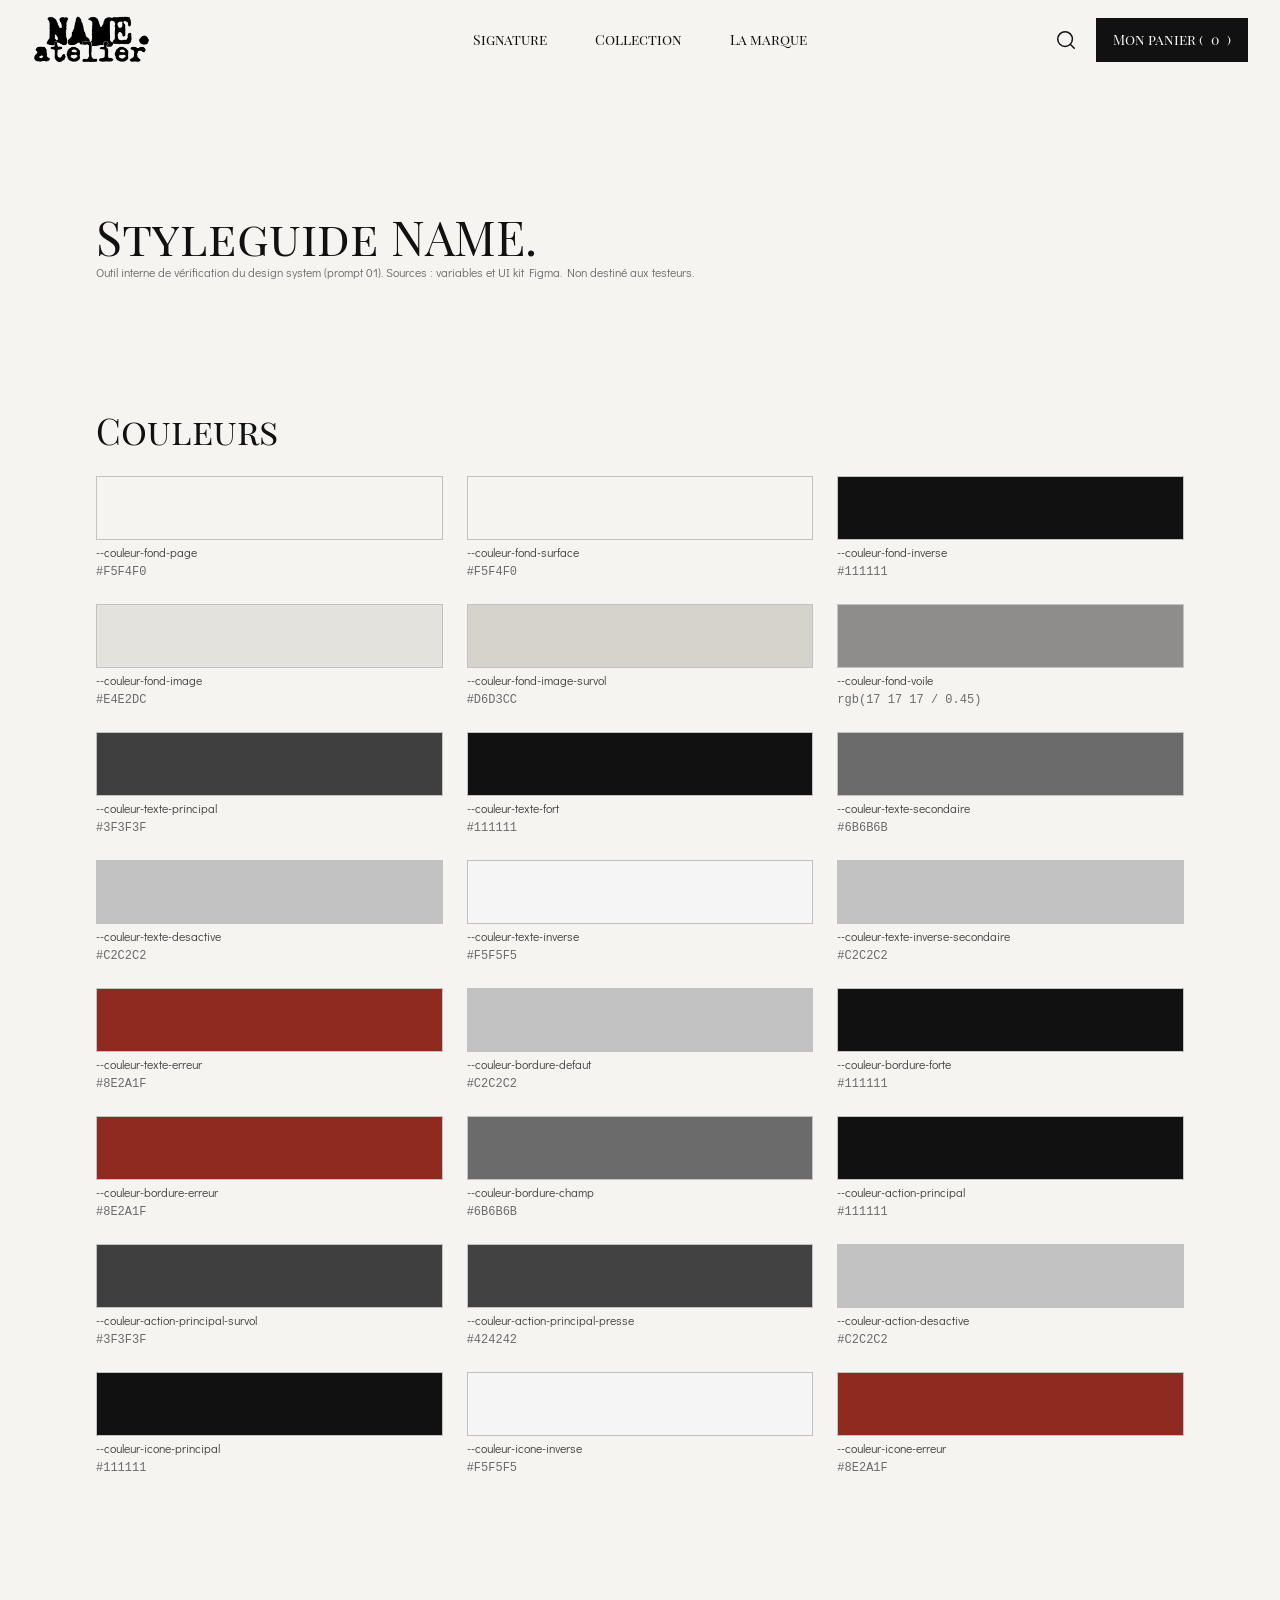
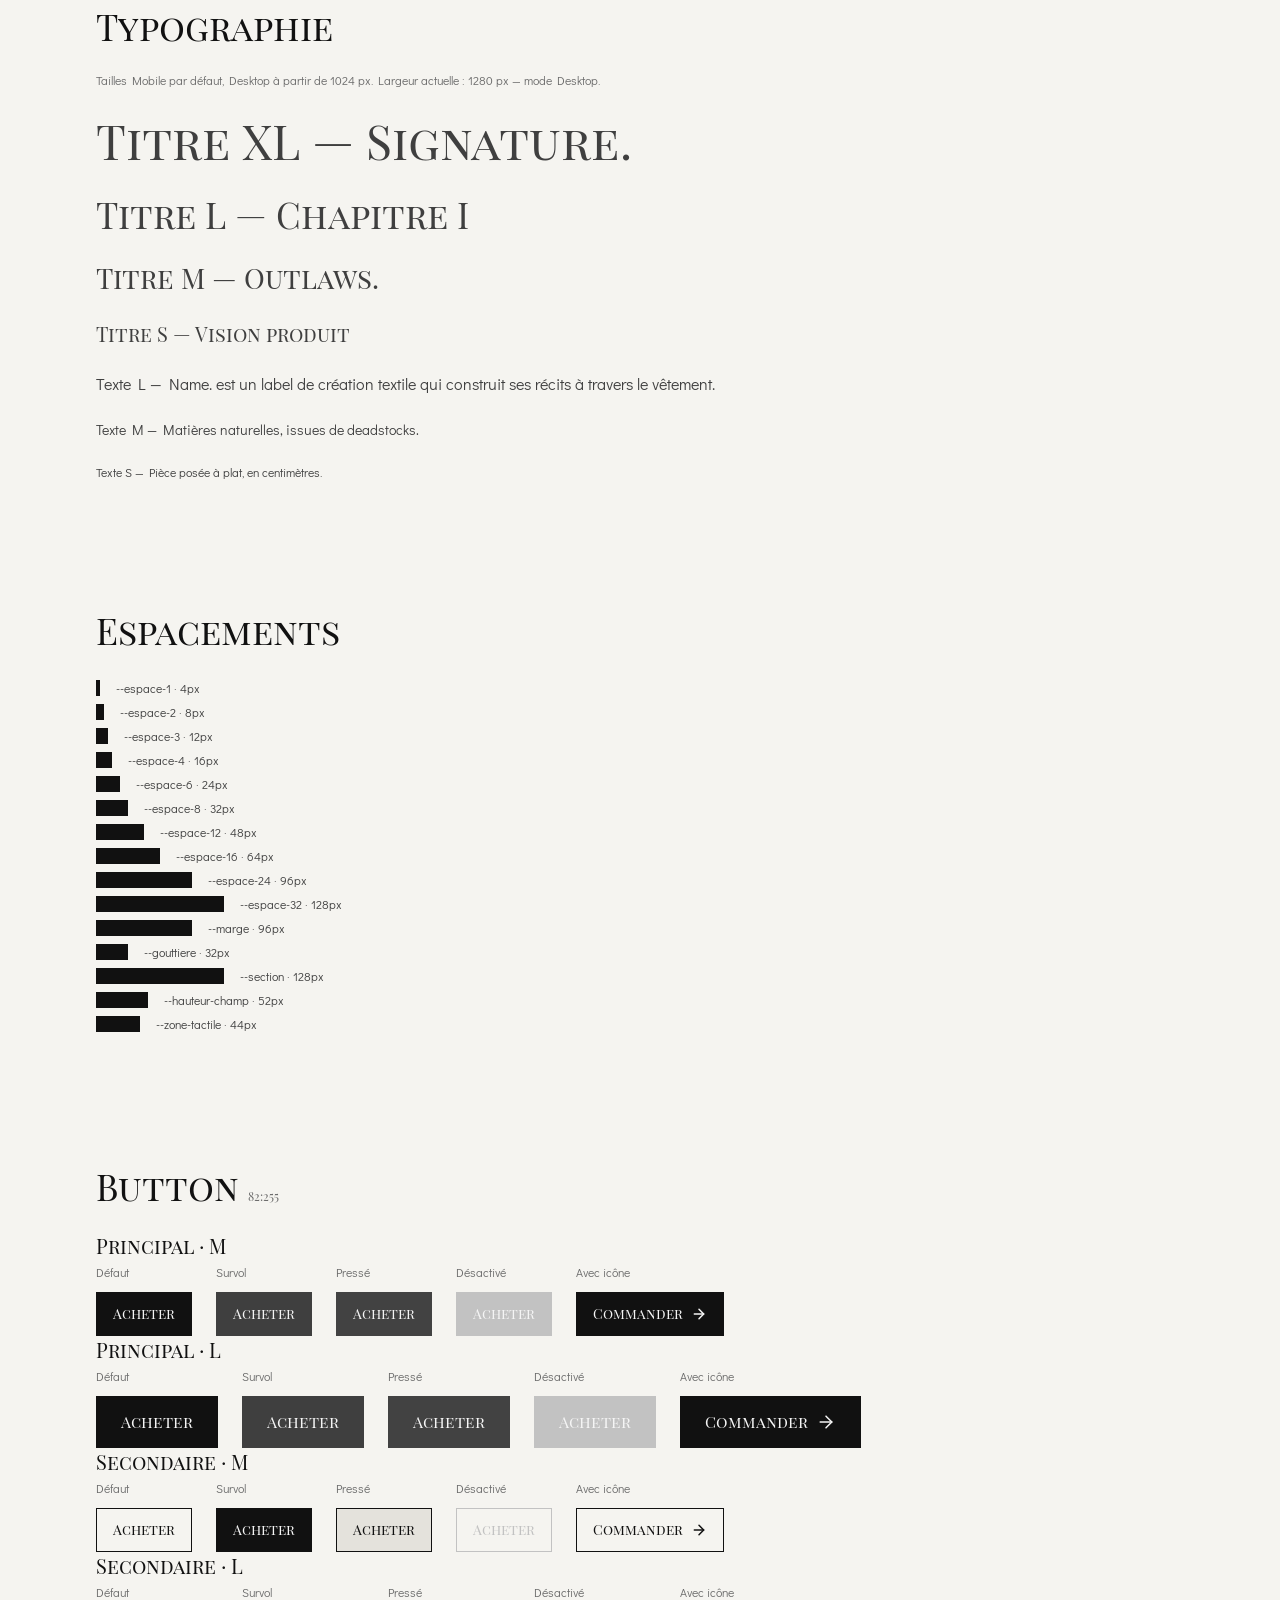
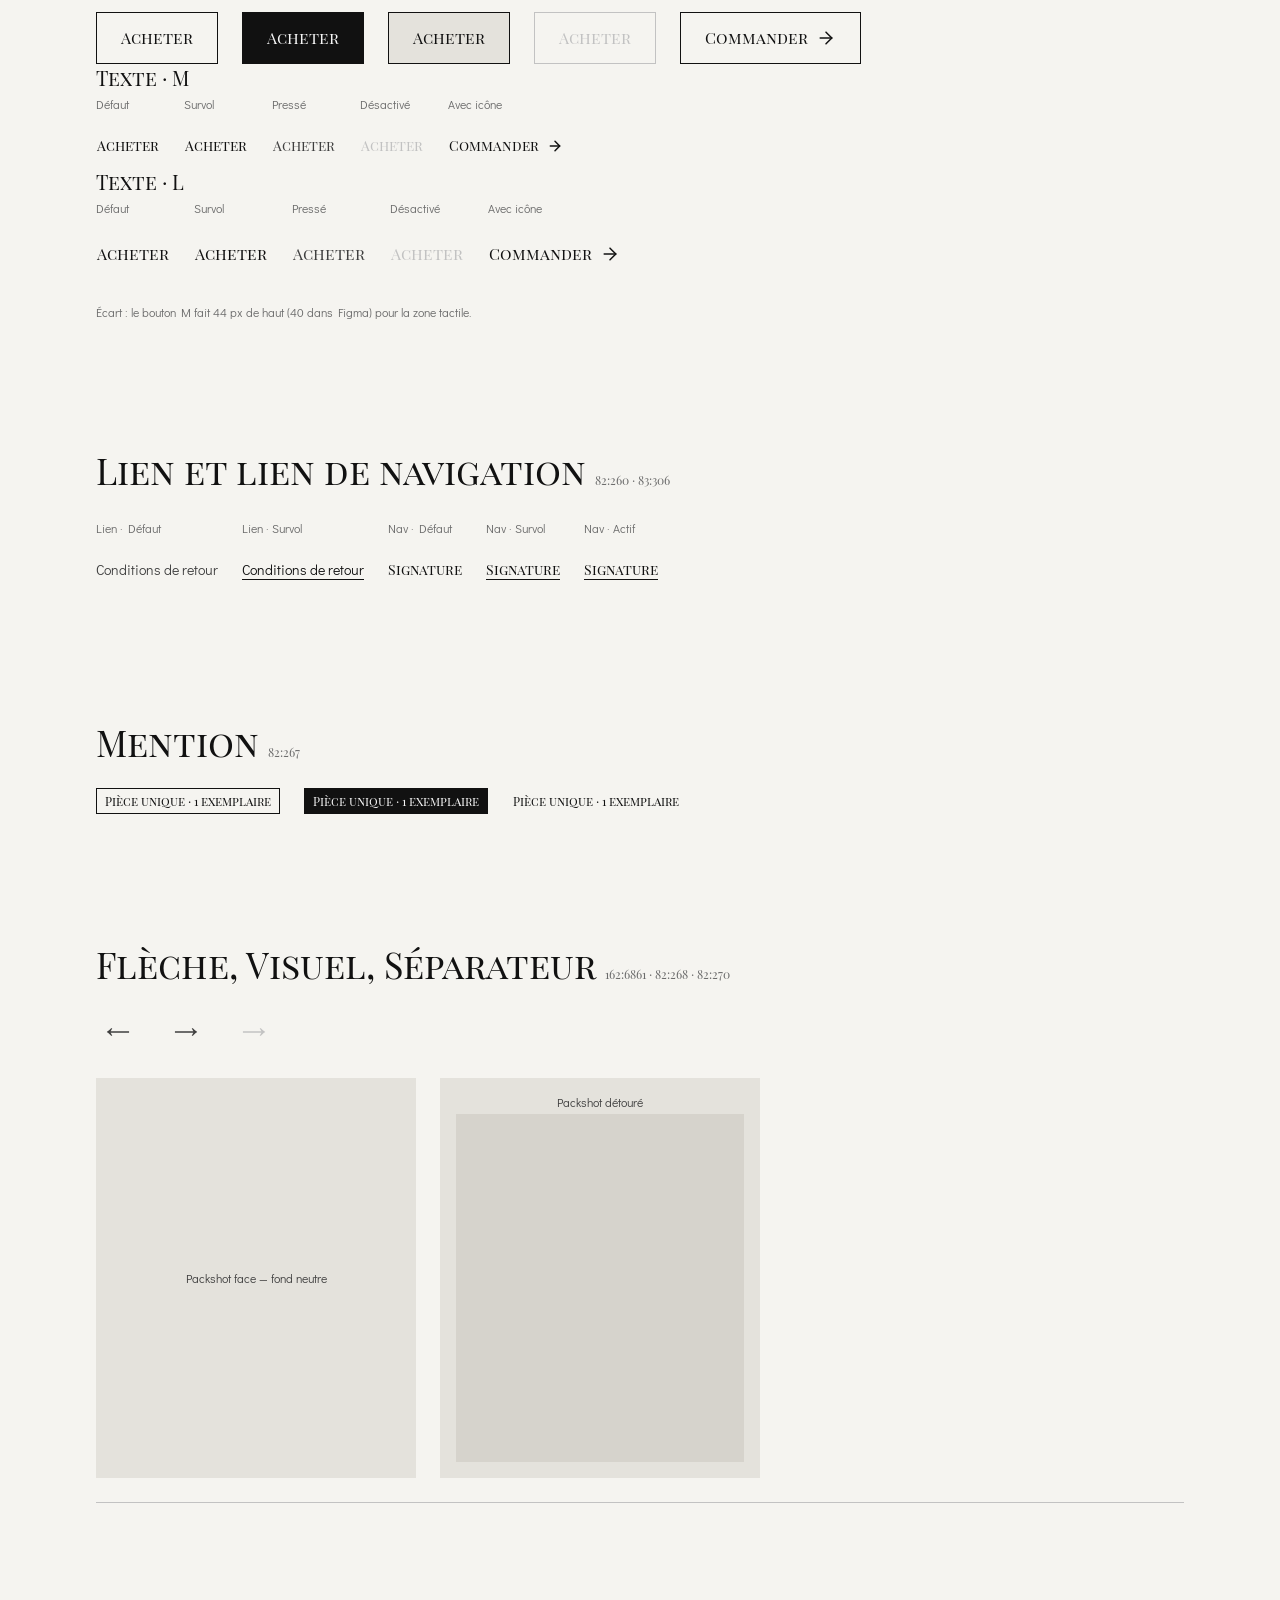
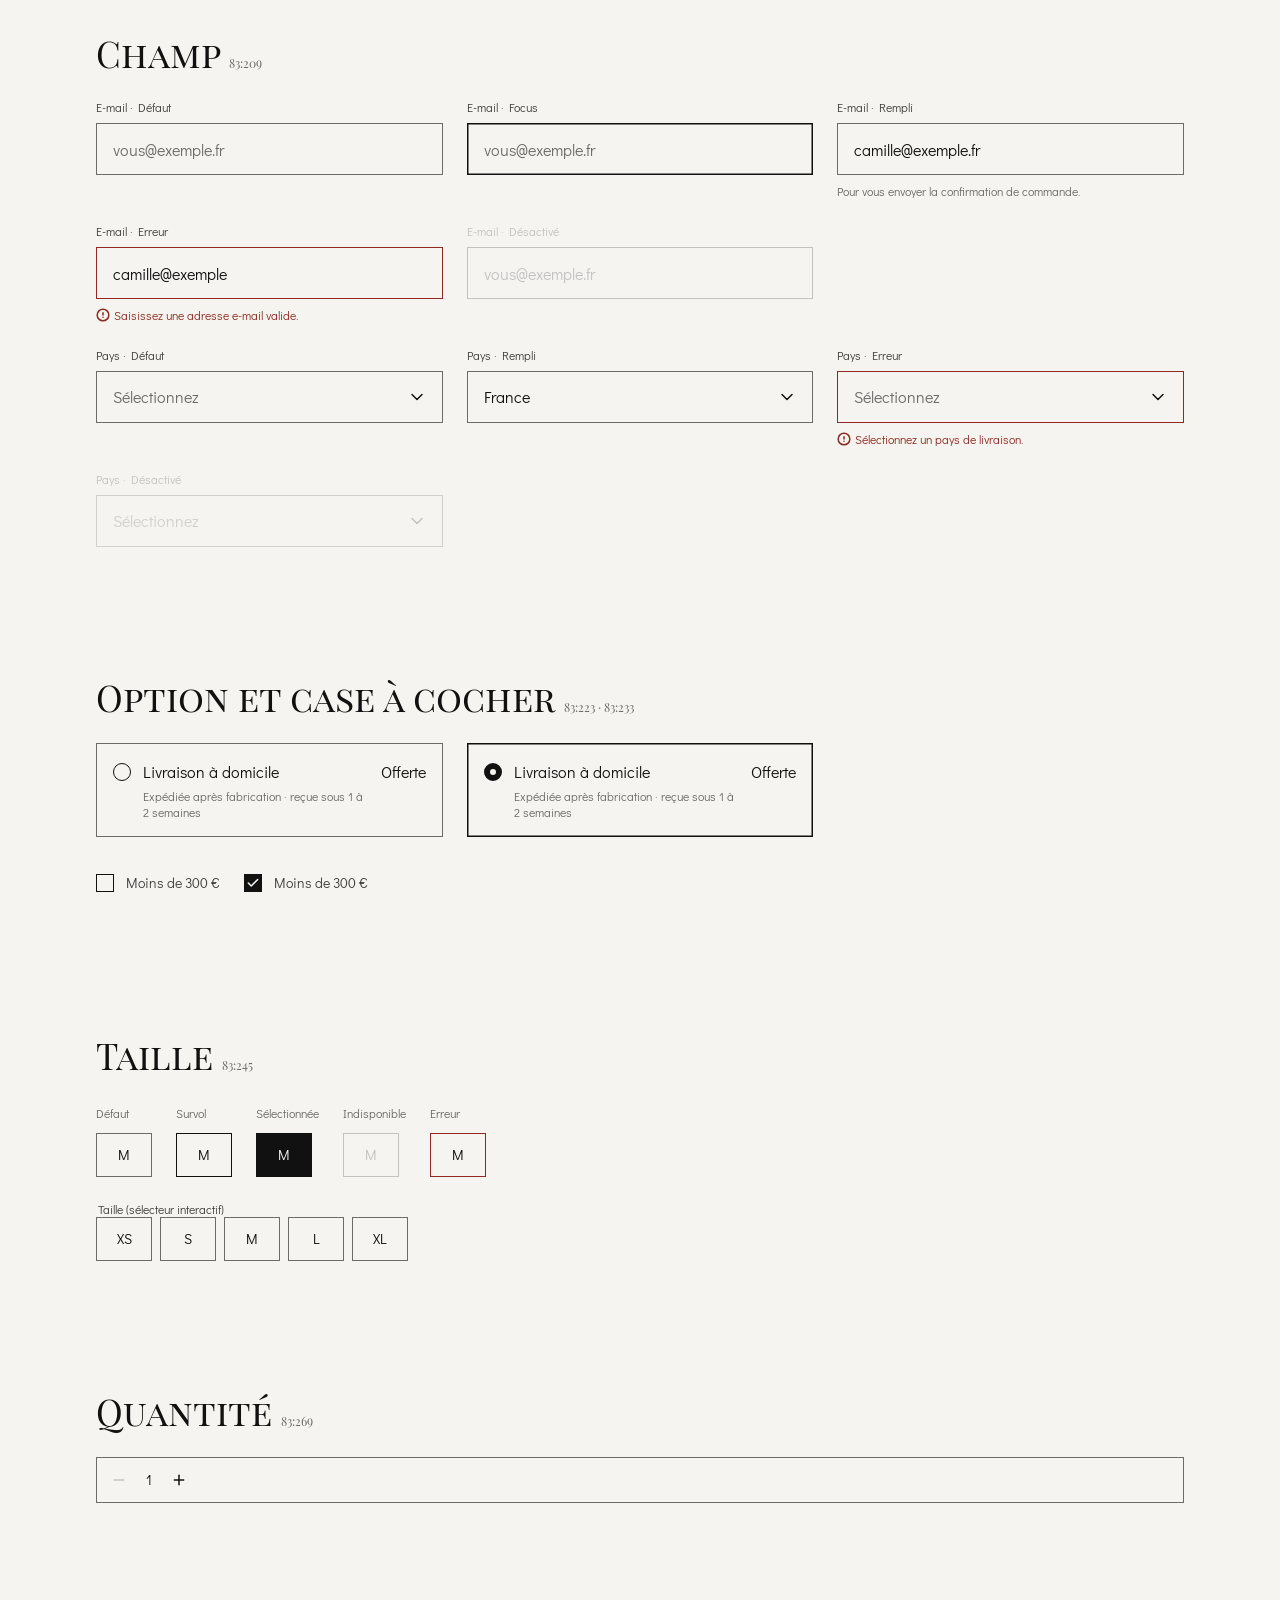
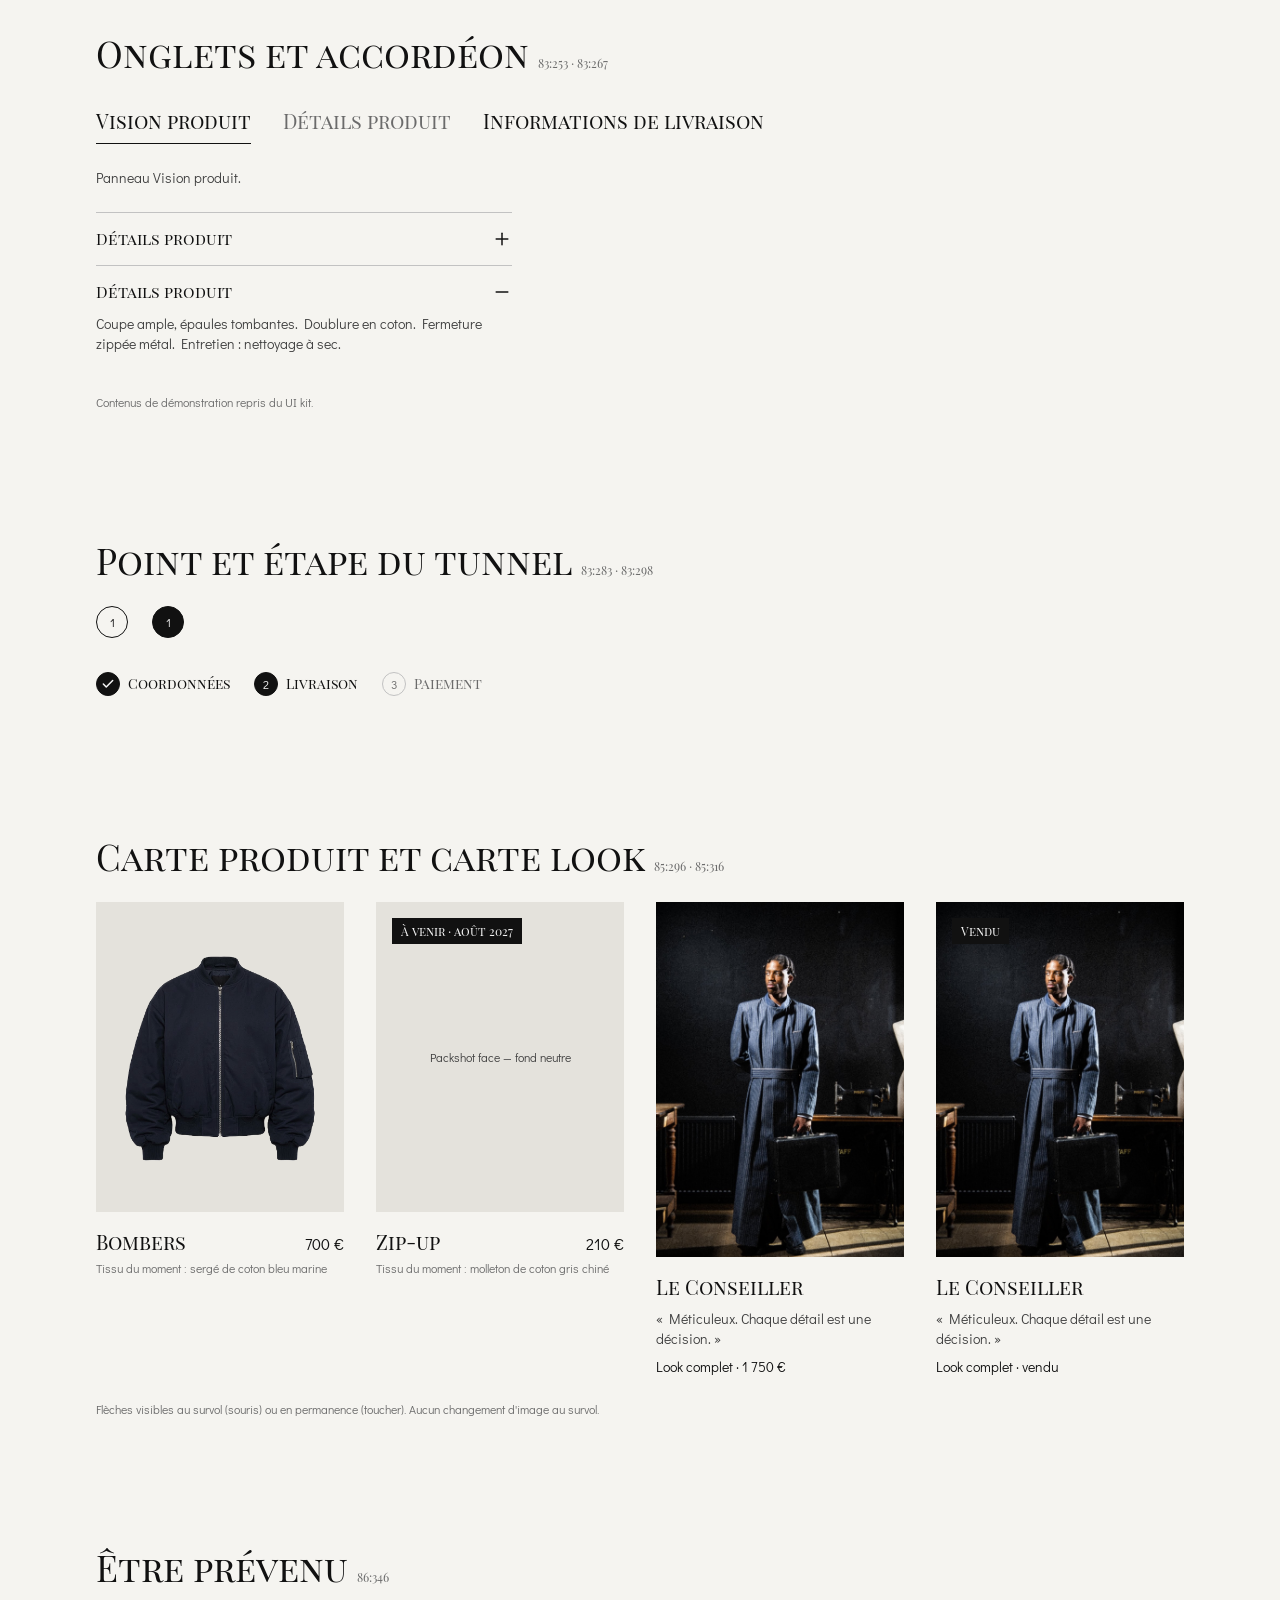
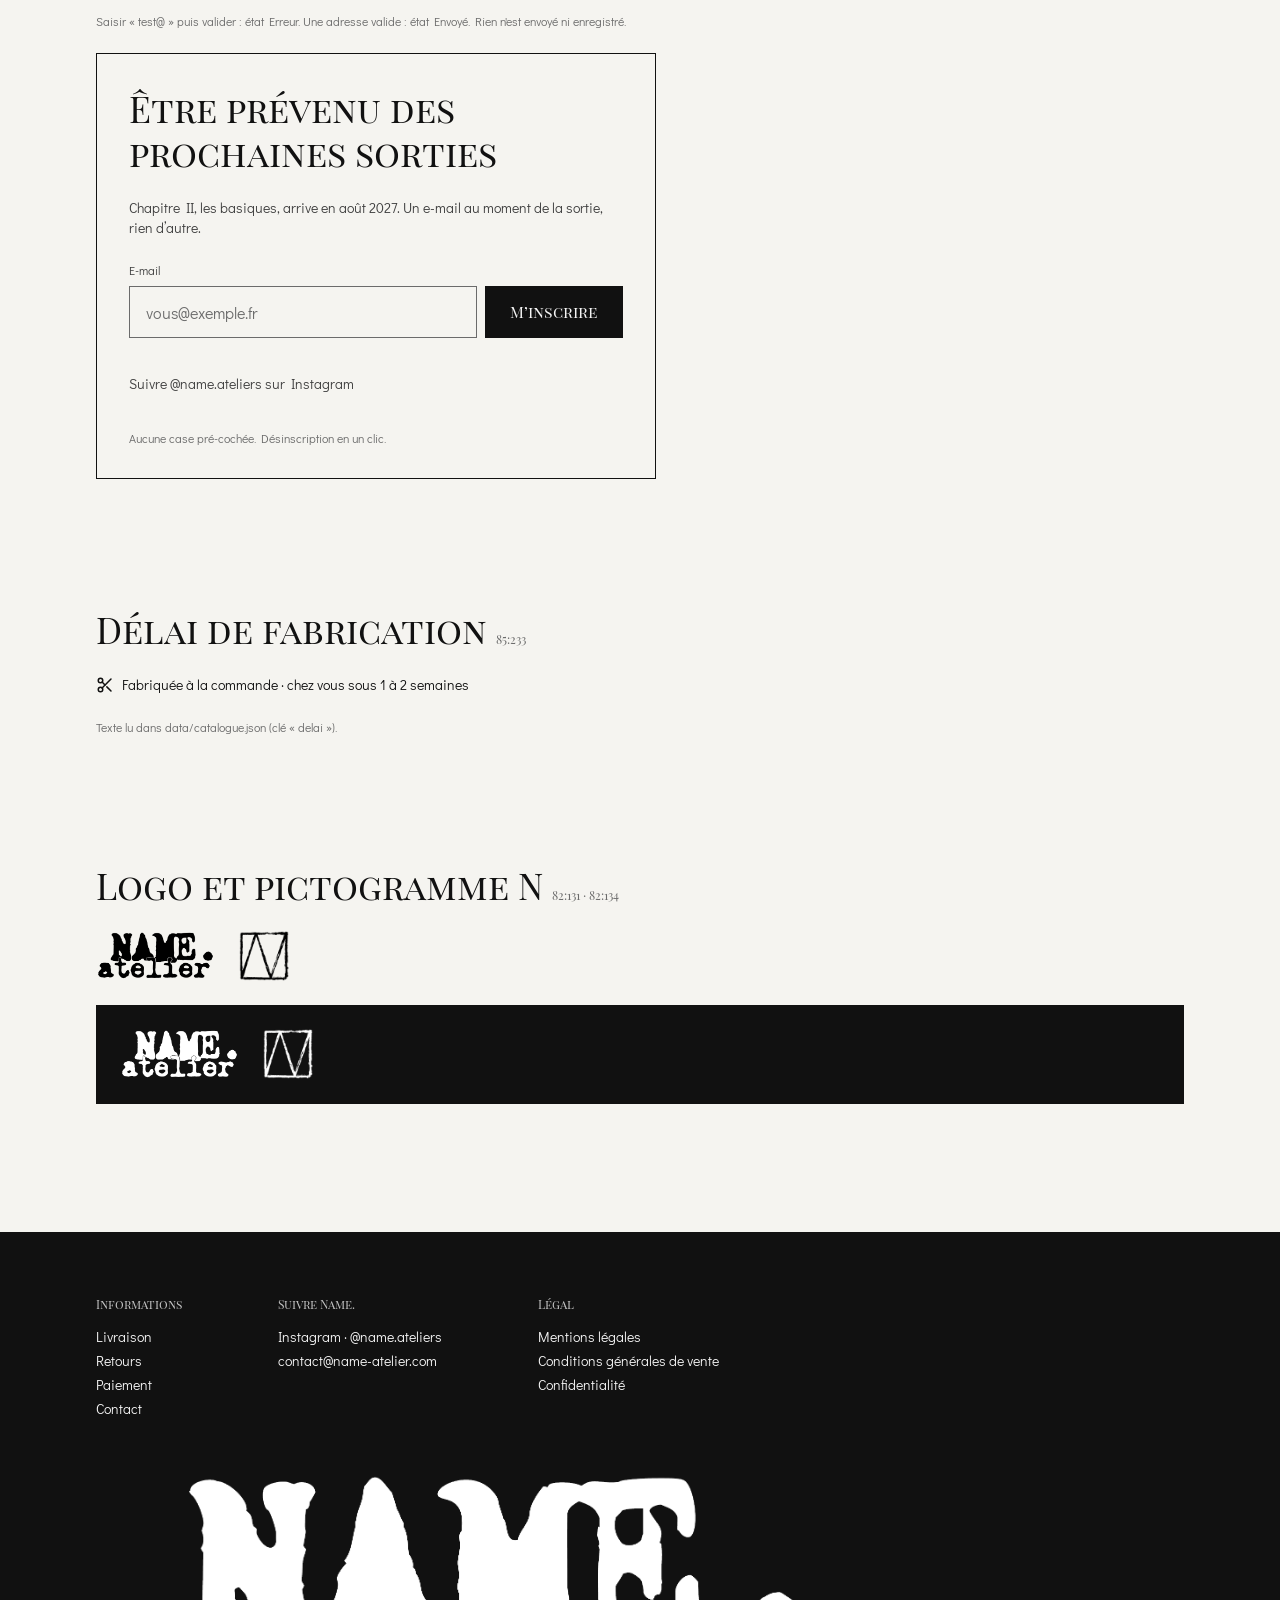
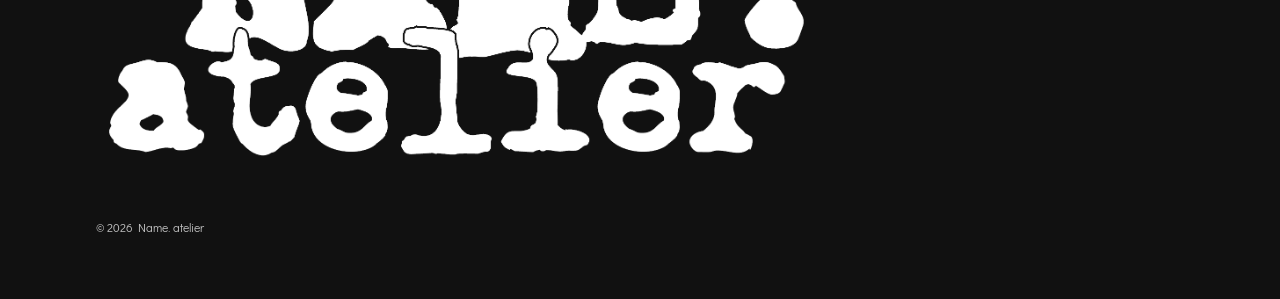
<file: site/styleguide.html>
<!doctype html>
<html lang="fr">
<head>
  <meta charset="utf-8">
  <meta name="viewport" content="width=device-width, initial-scale=1">
  <title>Styleguide — NAME. (POC)</title>
  <meta name="robots" content="noindex">
  <link rel="icon" type="image/png" href="../assets/logo/picto-n-noir.png">
  <link rel="preconnect" href="https://fonts.googleapis.com">
  <link rel="preconnect" href="https://fonts.gstatic.com" crossorigin>
  <link rel="stylesheet" href="https://fonts.googleapis.com/css2?family=Didact+Gothic&family=Playfair+Display+SC&display=swap">
  <link rel="stylesheet" href="css/tokens.css">
  <link rel="stylesheet" href="css/styles.css">
  <script type="module" src="js/layout.js"></script>
  <style>
    /* Mise en page propre au styleguide (outil interne, non testé) */
    .sg { padding: var(--section) var(--marge); display: grid; gap: var(--section); }
    .sg section { display: grid; gap: var(--espace-6); }
    .sg h2 { font-size: var(--titre-l); line-height: var(--titre-l-interligne); }
    .sg h3 { font-size: var(--titre-s); line-height: var(--titre-s-interligne); }
    .sg-note { color: var(--couleur-texte-secondaire); font-size: var(--texte-s); line-height: var(--texte-s-interligne); }
    .sg-rangee { display: flex; flex-wrap: wrap; gap: var(--espace-6); align-items: flex-start; }
    .sg-etat { display: grid; gap: var(--espace-2); justify-items: start; }
    .sg-etat > small { color: var(--couleur-texte-secondaire); font-size: var(--texte-s); }
    .sg-grille { display: grid; gap: var(--espace-6); grid-template-columns: repeat(auto-fill, minmax(min(100%, 16rem), 1fr)); }
    .sg-pastille { display: grid; gap: var(--espace-1); font-size: var(--texte-s); line-height: var(--texte-s-interligne); }
    .sg-pastille i { display: block; height: var(--espace-16); border: var(--trait) solid var(--couleur-bordure-defaut); }
    .sg-pastille code { color: var(--couleur-texte-secondaire); }
    .sg-espace { display: flex; align-items: center; gap: var(--espace-4); font-size: var(--texte-s); }
    .sg-espace i { display: block; height: var(--espace-4); background: var(--couleur-fond-inverse); }
    .sg-sombre { padding: var(--espace-6); background: var(--couleur-fond-inverse); }
    .sg-look { position: relative; width: min(100%, 20rem); }
    .sg-look .point { position: absolute; }
  </style>
</head>
<body>
  <header data-layout="en-tete"></header>

  <main id="contenu" class="sg">
    <div>
      <h1 class="titre-xl">Styleguide NAME.</h1>
      <p class="sg-note">Outil interne de vérification du design system (prompt 01). Sources : variables et UI kit Figma. Non destiné aux testeurs.</p>
    </div>

    <!-- ===================== Jetons ===================== -->
    <section aria-labelledby="t-couleurs">
      <h2 id="t-couleurs">Couleurs</h2>
      <div class="sg-grille" data-pastilles="
        couleur-fond-page couleur-fond-surface couleur-fond-inverse couleur-fond-image couleur-fond-image-survol couleur-fond-voile
        couleur-texte-principal couleur-texte-fort couleur-texte-secondaire couleur-texte-desactive couleur-texte-inverse couleur-texte-inverse-secondaire couleur-texte-erreur
        couleur-bordure-defaut couleur-bordure-forte couleur-bordure-erreur couleur-bordure-champ
        couleur-action-principal couleur-action-principal-survol couleur-action-principal-presse couleur-action-desactive
        couleur-icone-principal couleur-icone-inverse couleur-icone-erreur"></div>
    </section>

    <section aria-labelledby="t-typo">
      <h2 id="t-typo">Typographie</h2>
      <p class="sg-note">Tailles Mobile par défaut, Desktop à partir de 1024 px. Largeur actuelle : <span data-largeur></span>.</p>
      <p class="titre-xl">Titre XL — Signature.</p>
      <p class="titre-l">Titre L — Chapitre I</p>
      <p class="titre-m">Titre M — Outlaws.</p>
      <p class="titre-s">Titre S — Vision produit</p>
      <p class="texte-l">Texte L — Name. est un label de création textile qui construit ses récits à travers le vêtement.</p>
      <p class="texte-m">Texte M — Matières naturelles, issues de deadstocks.</p>
      <p class="texte-s">Texte S — Pièce posée à plat, en centimètres.</p>
    </section>

    <section aria-labelledby="t-espaces">
      <h2 id="t-espaces">Espacements</h2>
      <div data-espaces="espace-1 espace-2 espace-3 espace-4 espace-6 espace-8 espace-12 espace-16 espace-24 espace-32 marge gouttiere section hauteur-champ zone-tactile"></div>
    </section>

    <!-- ===================== Atomes ===================== -->
    <section aria-labelledby="c-bouton">
      <h2 id="c-bouton">Button <span class="sg-note">82:255</span></h2>
      <div data-boutons></div>
      <p class="sg-note">Écart : le bouton M fait 44 px de haut (40 dans Figma) pour la zone tactile.</p>
    </section>

    <section aria-labelledby="c-lien">
      <h2 id="c-lien">Lien et lien de navigation <span class="sg-note">82:260 · 83:306</span></h2>
      <div class="sg-rangee">
        <div class="sg-etat"><small>Lien · Défaut</small><a class="lien" href="#">Conditions de retour</a></div>
        <div class="sg-etat"><small>Lien · Survol</small><a class="lien est-survol" href="#">Conditions de retour</a></div>
        <div class="sg-etat"><small>Nav · Défaut</small><a class="lien-nav" href="#">Signature</a></div>
        <div class="sg-etat"><small>Nav · Survol</small><a class="lien-nav est-survol" href="#">Signature</a></div>
        <div class="sg-etat"><small>Nav · Actif</small><a class="lien-nav" href="#" aria-current="page">Signature</a></div>
      </div>
    </section>

    <section aria-labelledby="c-mention">
      <h2 id="c-mention">Mention <span class="sg-note">82:267</span></h2>
      <div class="sg-rangee">
        <span class="mention">Pièce unique · 1 exemplaire</span>
        <span class="mention mention--plein">Pièce unique · 1 exemplaire</span>
        <span class="mention mention--texte">Pièce unique · 1 exemplaire</span>
      </div>
    </section>

    <section aria-labelledby="c-fleche">
      <h2 id="c-fleche">Flèche, Visuel, Séparateur <span class="sg-note">162:6861 · 82:268 · 82:270</span></h2>
      <div class="sg-rangee">
        <button class="fleche" type="button"><span class="icone icone--fleche-gauche" aria-hidden="true"></span><span class="visuellement-cache">Photo précédente</span></button>
        <button class="fleche" type="button"><span class="icone icone--fleche-droite" aria-hidden="true"></span><span class="visuellement-cache">Photo suivante</span></button>
        <button class="fleche" type="button" disabled><span class="icone icone--fleche-droite" aria-hidden="true"></span><span class="visuellement-cache">Photo suivante (désactivé)</span></button>
      </div>
      <div class="sg-rangee">
        <div class="visuel" style="width: min(100%, 20rem)" role="img" aria-label="Visuel à produire : packshot face, fond neutre">Packshot face — fond neutre</div>
        <div class="visuel" style="width: min(100%, 20rem)" role="img" aria-label="Visuel à produire : détouré">Packshot détouré<span class="visuel__packshot"></span></div>
      </div>
      <hr class="separateur">
    </section>

    <!-- ===================== Formulaires ===================== -->
    <section aria-labelledby="c-champ">
      <h2 id="c-champ">Champ <span class="sg-note">83:209</span></h2>
      <div class="sg-grille">
        <div class="champ"><label class="champ__libelle" for="sg-c1">E-mail · Défaut</label><div class="champ__zone"><input class="champ__saisie" id="sg-c1" type="email" placeholder="vous@exemple.fr"></div></div>
        <div class="champ"><label class="champ__libelle" for="sg-c2">E-mail · Focus</label><div class="champ__zone"><input class="champ__saisie est-focus" id="sg-c2" type="email" placeholder="vous@exemple.fr"></div></div>
        <div class="champ"><label class="champ__libelle" for="sg-c3">E-mail · Rempli</label><div class="champ__zone"><input class="champ__saisie" id="sg-c3" type="email" value="camille@exemple.fr" aria-describedby="sg-c3-m"></div><p class="champ__message" id="sg-c3-m">Pour vous envoyer la confirmation de commande.</p></div>
        <div class="champ"><label class="champ__libelle" for="sg-c4">E-mail · Erreur</label><div class="champ__zone"><input class="champ__saisie" id="sg-c4" type="email" value="camille@exemple" aria-invalid="true" aria-describedby="sg-c4-m"></div><p class="champ__message champ__message--erreur" id="sg-c4-m"><span class="icone icone--alerte" aria-hidden="true"></span>Saisissez une adresse e-mail valide.</p></div>
        <div class="champ champ--desactive"><label class="champ__libelle" for="sg-c5">E-mail · Désactivé</label><div class="champ__zone"><input class="champ__saisie" id="sg-c5" type="email" placeholder="vous@exemple.fr" disabled></div></div>
      </div>
      <div class="sg-grille">
        <div class="champ"><label class="champ__libelle" for="sg-l1">Pays · Défaut</label><div class="champ__zone"><select class="champ__saisie" id="sg-l1" required><option value="" selected disabled>Sélectionnez</option><option>France</option></select><span class="icone icone--chevron champ__chevron" aria-hidden="true"></span></div></div>
        <div class="champ"><label class="champ__libelle" for="sg-l2">Pays · Rempli</label><div class="champ__zone"><select class="champ__saisie" id="sg-l2"><option>France</option></select><span class="icone icone--chevron champ__chevron" aria-hidden="true"></span></div></div>
        <div class="champ"><label class="champ__libelle" for="sg-l3">Pays · Erreur</label><div class="champ__zone"><select class="champ__saisie" id="sg-l3" required aria-invalid="true" aria-describedby="sg-l3-m"><option value="" selected disabled>Sélectionnez</option><option>France</option></select><span class="icone icone--chevron champ__chevron" aria-hidden="true"></span></div><p class="champ__message champ__message--erreur" id="sg-l3-m"><span class="icone icone--alerte" aria-hidden="true"></span>Sélectionnez un pays de livraison.</p></div>
        <div class="champ champ--desactive"><label class="champ__libelle" for="sg-l4">Pays · Désactivé</label><div class="champ__zone"><select class="champ__saisie" id="sg-l4" disabled><option>Sélectionnez</option></select><span class="icone icone--chevron champ__chevron" aria-hidden="true"></span></div></div>
      </div>
    </section>

    <section aria-labelledby="c-option">
      <h2 id="c-option">Option et case à cocher <span class="sg-note">83:223 · 83:233</span></h2>
      <fieldset class="sg-grille" style="border:0;padding:0;margin:0">
        <legend class="visuellement-cache">Mode de livraison</legend>
        <label class="option"><input class="radio" type="radio" name="sg-livraison"><span class="option__contenu"><span class="option__titre">Livraison à domicile</span><span class="option__description">Expédiée après fabrication · reçue sous 1 à 2 semaines</span></span><span class="option__valeur">Offerte</span></label>
        <label class="option"><input class="radio" type="radio" name="sg-livraison" checked><span class="option__contenu"><span class="option__titre">Livraison à domicile</span><span class="option__description">Expédiée après fabrication · reçue sous 1 à 2 semaines</span></span><span class="option__valeur">Offerte</span></label>
      </fieldset>
      <div class="sg-rangee">
        <label class="case"><input class="case__entree" type="checkbox">Moins de 300 €</label>
        <label class="case"><input class="case__entree" type="checkbox" checked>Moins de 300 €</label>
      </div>
    </section>

    <section aria-labelledby="c-taille">
      <h2 id="c-taille">Taille <span class="sg-note">83:245</span></h2>
      <div class="sg-rangee">
        <div class="sg-etat"><small>Défaut</small><label class="taille"><input class="visuellement-cache" type="radio" name="sg-t1">M</label></div>
        <div class="sg-etat"><small>Survol</small><label class="taille est-survol"><input class="visuellement-cache" type="radio" name="sg-t2">M</label></div>
        <div class="sg-etat"><small>Sélectionnée</small><label class="taille"><input class="visuellement-cache" type="radio" name="sg-t3" checked>M</label></div>
        <div class="sg-etat"><small>Indisponible</small><label class="taille"><input class="visuellement-cache" type="radio" name="sg-t4" disabled>M</label></div>
        <div class="sg-etat"><small>Erreur</small><label class="taille taille--erreur"><input class="visuellement-cache" type="radio" name="sg-t5">M</label></div>
      </div>
      <fieldset class="tailles">
        <legend class="champ__libelle">Taille (sélecteur interactif)</legend>
        <label class="taille"><input class="visuellement-cache" type="radio" name="sg-taille" value="XS">XS</label>
        <label class="taille"><input class="visuellement-cache" type="radio" name="sg-taille" value="S">S</label>
        <label class="taille"><input class="visuellement-cache" type="radio" name="sg-taille" value="M">M</label>
        <label class="taille"><input class="visuellement-cache" type="radio" name="sg-taille" value="L">L</label>
        <label class="taille"><input class="visuellement-cache" type="radio" name="sg-taille" value="XL">XL</label>
      </fieldset>
    </section>

    <section aria-labelledby="c-quantite">
      <h2 id="c-quantite">Quantité <span class="sg-note">83:269</span></h2>
      <div class="quantite" data-quantite data-min="1" data-max="9" role="group" aria-label="Quantité">
        <button class="quantite__bouton" type="button" data-moins><span class="icone icone--moins-16" aria-hidden="true"></span><span class="visuellement-cache">Retirer une pièce</span></button>
        <output class="quantite__valeur" aria-live="polite">1</output>
        <button class="quantite__bouton" type="button" data-plus><span class="icone icone--plus-16" aria-hidden="true"></span><span class="visuellement-cache">Ajouter une pièce</span></button>
      </div>
    </section>

    <!-- ===================== Navigation ===================== -->
    <section aria-labelledby="c-onglets">
      <h2 id="c-onglets">Onglets et accordéon <span class="sg-note">83:253 · 83:267</span></h2>
      <div>
        <div class="onglets" role="tablist" aria-label="Informations produit">
          <button class="onglet" role="tab" id="sg-o1" aria-controls="sg-p1" aria-selected="true">Vision produit</button>
          <button class="onglet" role="tab" id="sg-o2" aria-controls="sg-p2" aria-selected="false">Détails produit</button>
          <button class="onglet est-survol" role="tab" id="sg-o3" aria-controls="sg-p3" aria-selected="false">Informations de livraison</button>
        </div>
        <div class="onglet-panneau texte-m" role="tabpanel" id="sg-p1" aria-labelledby="sg-o1">Panneau Vision produit.</div>
        <div class="onglet-panneau texte-m" role="tabpanel" id="sg-p2" aria-labelledby="sg-o2" hidden>Panneau Détails produit.</div>
        <div class="onglet-panneau texte-m" role="tabpanel" id="sg-p3" aria-labelledby="sg-o3" hidden>Panneau Informations de livraison.</div>
      </div>
      <div style="max-width: 26rem">
        <details class="accordeon"><summary class="accordeon__titre">Détails produit</summary><div class="accordeon__contenu">Coupe ample, épaules tombantes. Doublure en coton. Fermeture zippée métal. Entretien : nettoyage à sec.</div></details>
        <details class="accordeon" open><summary class="accordeon__titre">Détails produit</summary><div class="accordeon__contenu">Coupe ample, épaules tombantes. Doublure en coton. Fermeture zippée métal. Entretien : nettoyage à sec.</div></details>
      </div>
      <p class="sg-note">Contenus de démonstration repris du UI kit.</p>
    </section>

    <section aria-labelledby="c-point">
      <h2 id="c-point">Point et étape du tunnel <span class="sg-note">83:283 · 83:298</span></h2>
      <div class="sg-rangee">
        <button class="point" type="button" aria-expanded="false">1<span class="visuellement-cache"> : voir la pièce</span></button>
        <button class="point" type="button" aria-expanded="true">1<span class="visuellement-cache"> : voir la pièce</span></button>
      </div>
      <ol class="etapes" aria-label="Étapes de la commande">
        <li class="etape"><span class="etape__pastille"><span class="icone icone--coche" aria-hidden="true"></span></span>Coordonnées<span class="visuellement-cache"> (terminée)</span></li>
        <li class="etape" aria-current="step"><span class="etape__pastille">2</span>Livraison</li>
        <li class="etape etape--a-venir"><span class="etape__pastille">3</span>Paiement</li>
      </ol>
    </section>

    <section aria-labelledby="c-cartes">
      <h2 id="c-cartes">Carte produit et carte look <span class="sg-note">85:296 · 85:316</span></h2>
      <ul class="grille grille--4" role="list" data-sg-cartes></ul>
      <p class="sg-note">Flèches visibles au survol (souris) ou en permanence (toucher). Aucun changement d'image au survol.</p>
    </section>

    <section aria-labelledby="c-prevenu">
      <h2 id="c-prevenu">Être prévenu <span class="sg-note">86:346</span></h2>
      <p class="sg-note">Saisir « test@ » puis valider : état Erreur. Une adresse valide : état Envoyé. Rien n'est envoyé ni enregistré.</p>
      <section data-etre-prevenu></section>
    </section>

    <section aria-labelledby="c-delai">
      <h2 id="c-delai">Délai de fabrication <span class="sg-note">85:233</span></h2>
      <p data-delai></p>
      <p class="sg-note">Texte lu dans data/catalogue.json (clé « delai »).</p>
    </section>

    <section aria-labelledby="c-logo">
      <h2 id="c-logo">Logo et pictogramme N <span class="sg-note">82:131 · 82:134</span></h2>
      <div class="sg-rangee">
        <img src="../assets/logo/logo-noir.png" alt="NAME. atelier" width="119" height="50">
        <img src="../assets/logo/picto-n-noir.png" alt="Pictogramme N" width="50" height="50">
      </div>
      <div class="sg-rangee sg-sombre">
        <img src="../assets/logo/logo-blanc.png" alt="NAME. atelier, version blanche" width="119" height="50">
        <img src="../assets/logo/picto-n-blanc.png" alt="Pictogramme N, version blanche" width="50" height="50">
      </div>
    </section>
  </main>

  <footer data-layout="pied"></footer>

  <script type="module">
    import { initialiserOnglets } from './js/onglets.js';
    import { initialiserQuantites } from './js/quantite.js';
    import { chargerCatalogue, produitsSignature } from './js/catalogue.js';
    import { carteProduit, carteLook, initialiserCartes } from './js/carte-produit.js';
    import { initialiserEtrePrevenu } from './js/etre-prevenu.js';

    const cat = await chargerCatalogue();
    const ps = await produitsSignature();
    document.querySelector('[data-sg-cartes]').innerHTML = [
      carteProduit(ps.find((p) => p.slug === 'bombers')),
      carteProduit(ps.find((p) => p.statut === 'a-venir')),
      carteLook(cat.collection.looks[2]),
      carteLook({ ...cat.collection.looks[2], statut: 'vendu' }),
    ].map((c) => `<li>${c}</li>`).join('');
    initialiserCartes();
    initialiserEtrePrevenu();

    // Pastilles de couleur : valeur lue dans tokens.css
    const styles = getComputedStyle(document.documentElement);
    document.querySelectorAll('[data-pastilles]').forEach((grille) => {
      grille.innerHTML = grille.dataset.pastilles.trim().split(/\s+/).map((nom) => `
        <div class="sg-pastille"><i style="background: var(--${nom})"></i>--${nom}<code>${styles.getPropertyValue('--' + nom).trim()}</code></div>`).join('');
    });

    // Espacements
    document.querySelectorAll('[data-espaces]').forEach((bloc) => {
      bloc.innerHTML = bloc.dataset.espaces.trim().split(/\s+/).map((nom) => `
        <div class="sg-espace"><i style="width: var(--${nom})"></i>--${nom} · ${styles.getPropertyValue('--' + nom).trim()}</div>`).join('');
    });

    // Boutons : 3 types × 2 tailles × 4 états
    const etats = [['Défaut', ''], ['Survol', 'est-survol'], ['Pressé', 'est-presse'], ['Désactivé', 'disabled']];
    const types = [['Principal', ''], ['Secondaire', 'bouton--secondaire'], ['Texte', 'bouton--texte']];
    document.querySelector('[data-boutons]').innerHTML = types.flatMap(([nomType, classeType]) =>
      [['M', ''], ['L', 'bouton--l']].map(([nomTaille, classeTaille]) => `
        <h3>${nomType} · ${nomTaille}</h3>
        <div class="sg-rangee">${etats.map(([nomEtat, etat]) => `
          <div class="sg-etat"><small>${nomEtat}</small>
            <button class="bouton ${classeType} ${classeTaille} ${etat === 'disabled' ? '' : etat}" type="button" ${etat === 'disabled' ? 'disabled' : ''}>Acheter</button>
          </div>`).join('')}
          <div class="sg-etat"><small>Avec icône</small>
            <button class="bouton ${classeType} ${classeTaille}" type="button">Commander<span class="icone ${nomTaille === 'L' ? 'icone--fleche-20' : 'icone--fleche-16'}" aria-hidden="true"></span></button>
          </div>
        </div>`)).join('');

    // Largeur courante (vérification des modes)
    const largeur = document.querySelector('[data-largeur]');
    const majLargeur = () => { largeur.textContent = `${innerWidth} px — mode ${innerWidth >= 1024 ? 'Desktop' : 'Mobile'}`; };
    addEventListener('resize', majLargeur);
    majLargeur();

    initialiserOnglets();
    initialiserQuantites();
  </script>
</body>
</html>
</file>
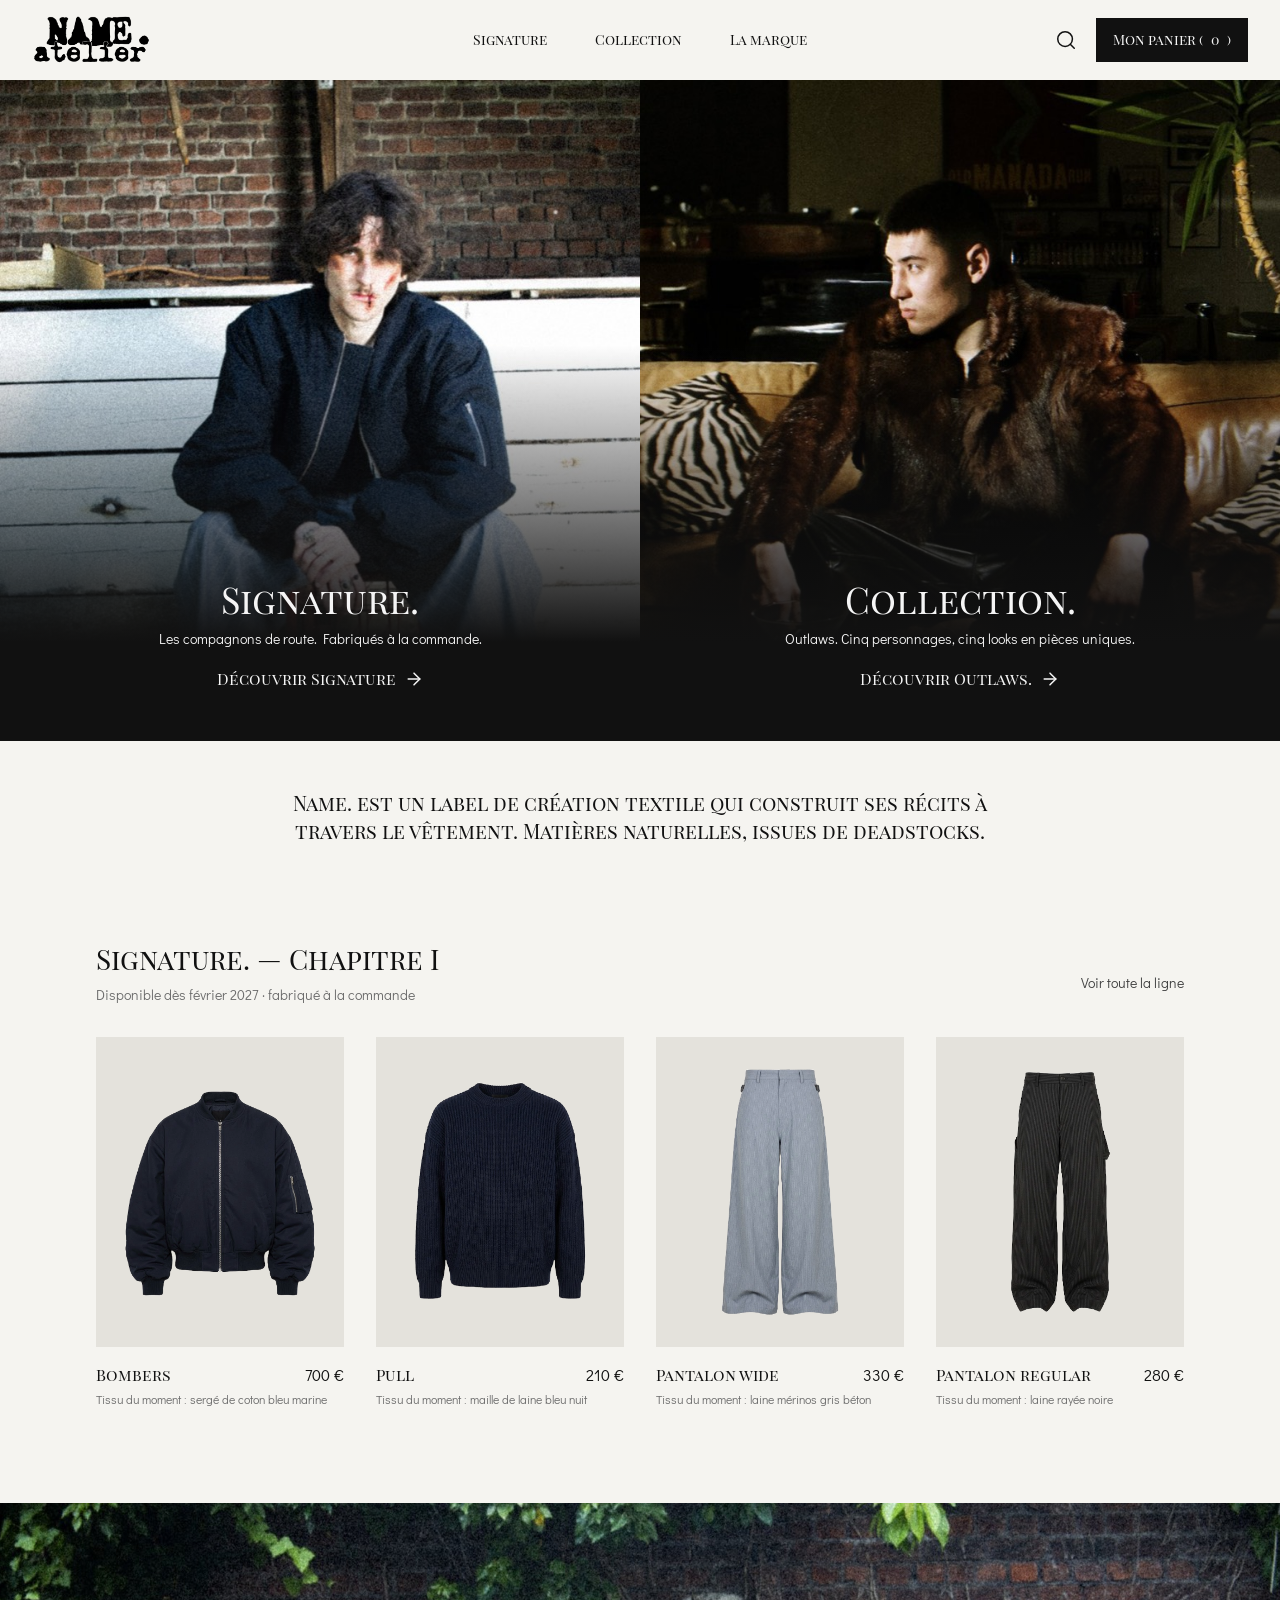
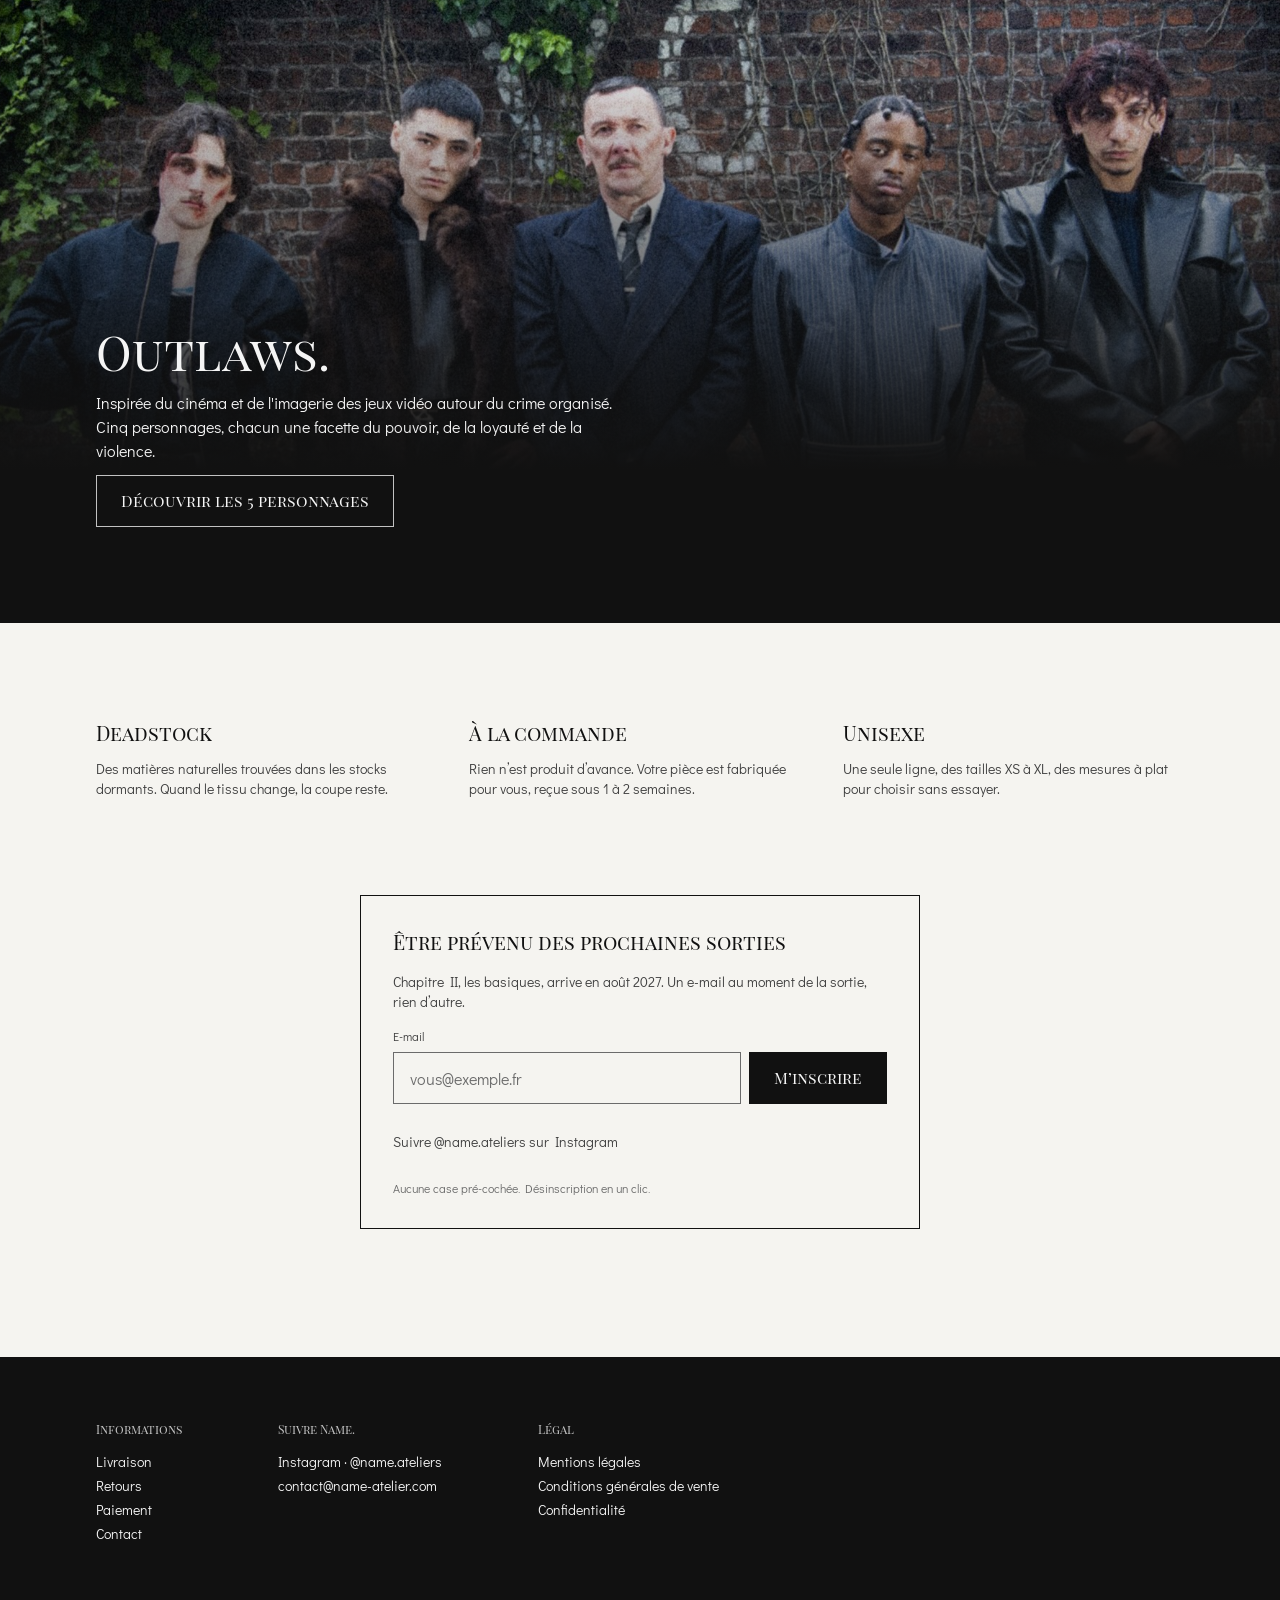
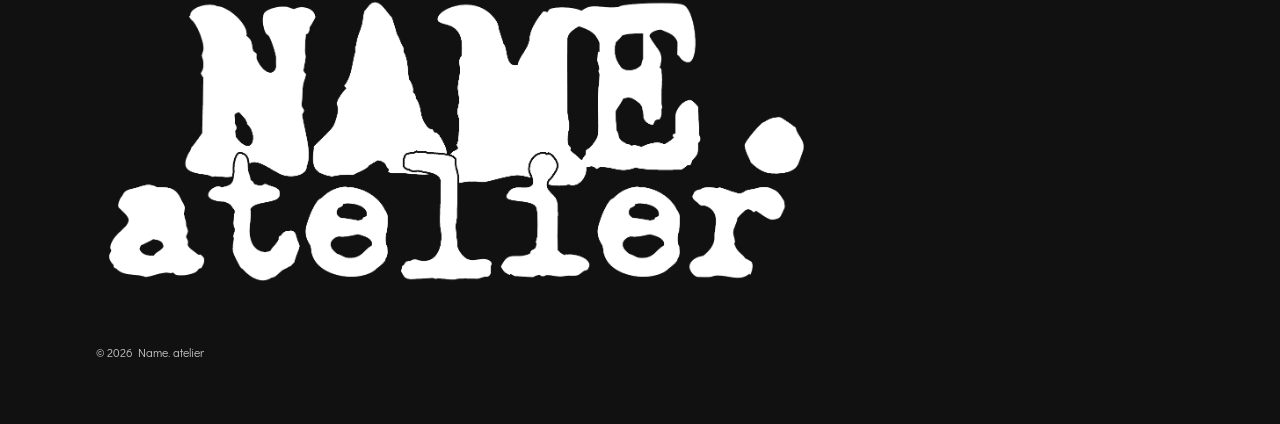
<file: site/suivi.html>
<!doctype html>
<html lang="fr">
<head>
  <meta charset="utf-8">
  <meta name="viewport" content="width=device-width, initial-scale=1">
  <title>Suivi de fabrication — NAME.</title>
  <meta name="description" content="Suivi de fabrication de votre pièce NAME., étape par étape.">
  <link rel="icon" type="image/png" href="../assets/logo/picto-n-noir.png">
  <link rel="preconnect" href="https://fonts.googleapis.com">
  <link rel="preconnect" href="https://fonts.gstatic.com" crossorigin>
  <link rel="stylesheet" href="https://fonts.googleapis.com/css2?family=Didact+Gothic&family=Playfair+Display+SC&display=swap">
  <link rel="stylesheet" href="css/tokens.css">
  <link rel="stylesheet" href="css/styles.css">
  <script type="module" src="js/layout.js"></script>
  <script type="module" src="js/suivi.js"></script>
</head>
<body>
  <header data-layout="en-tete"></header>

  <!-- Rempli par js/suivi.js (08.2 à 08.6) -->
  <main id="contenu" data-suivi></main>

  <footer data-layout="pied"></footer>
</body>
</html>
</file>
<file: site/css/tokens.css>
/* ==========================================================================
   NAME. — Jetons du design system
   --------------------------------------------------------------------------
   Seul fichier où une couleur, une taille, un espacement ou une durée peut
   être écrit en dur. styles.css n'utilise que les variables « rôle »
   (--couleur-…, --titre-…, --espace-…), jamais --palette-… directement.

   Source : variables Figma, fichier 20261103_NAME.ATELIER_, lues le 04/11/2026
   (collections Palette, Couleurs, Typographie, Espacements).
   Le nom Figma de chaque variable est noté en commentaire.

   Modes : valeurs « Mobile » par défaut (mobile d'abord, 393 px), valeurs
   « Desktop » dans la media query à partir de 1024 px.

   [POC] = choix du prototype, absent de Figma, validé le 04/11/2026.
   ========================================================================== */

:root {
  /* ------------------------------------------------------------------------
     1. Palette (collection « Palette », mode Valeur)
     Valeurs brutes : ne pas utiliser hors de ce fichier.
     ------------------------------------------------------------------------ */
  --palette-blanc-casse: #F5F4F0;          /* neutre/blanc-casse */
  --palette-blanc-fume: #F5F5F5;           /* neutre/blanc-fume */
  --palette-sable-200: #E4E2DC;            /* neutre/sable-200 */
  --palette-sable-300: #D6D3CC;            /* neutre/sable-300 */
  --palette-gris-400: #C2C2C2;             /* neutre/gris-400 */
  --palette-gris-600: #6B6B6B;             /* neutre/gris-600 */
  --palette-gris-700: #424242;             /* neutre/gris-700 */
  --palette-gris-800: #3F3F3F;             /* neutre/gris-800 */
  --palette-gris-900: #111111;             /* neutre/gris-900 */
  --palette-noir: #0A0A0A;                 /* neutre/noir */
  --palette-rouge-700: #8E2A1F;            /* rouge/700 */
  --palette-gris-900-voile: rgb(17 17 17 / 0.45); /* neutre/gris-900-voile */
  --palette-blanc: #FFFFFF;                /* Blanc non relié à une variable dans Figma (cartes des onglets 115:4925) */

  /* ------------------------------------------------------------------------
     2. Couleurs (collection « Couleurs », mode Clair)
     ------------------------------------------------------------------------ */
  /* Fonds */
  --couleur-fond-page: var(--palette-blanc-casse);         /* fond/page */
  --couleur-fond-surface: var(--palette-blanc-casse);      /* fond/surface */
  --couleur-fond-inverse: var(--palette-gris-900);         /* fond/inverse */
  --couleur-fond-image: var(--palette-sable-200);          /* fond/image */
  --couleur-fond-image-survol: var(--palette-sable-300);   /* fond/image-survol */
  --couleur-fond-voile: var(--palette-gris-900-voile);     /* fond/voile */
  --couleur-fond-carte: var(--palette-blanc);              /* [Figma : blanc en dur] onglets de la fiche */

  /* Textes */
  --couleur-texte-principal: var(--palette-gris-800);      /* texte/principal */
  --couleur-texte-fort: var(--palette-gris-900);           /* texte/fort */
  --couleur-texte-secondaire: var(--palette-gris-600);     /* texte/secondaire — 4,8:1 sur fond/page */
  --couleur-texte-desactive: var(--palette-gris-400);      /* texte/desactive */
  --couleur-texte-inverse: var(--palette-blanc-fume);      /* texte/inverse */
  --couleur-texte-inverse-secondaire: var(--palette-gris-400); /* texte/inverse-secondaire */
  --couleur-texte-erreur: var(--palette-rouge-700);        /* texte/erreur — 7,6:1 sur fond/page */

  /* Bordures */
  --couleur-bordure-defaut: var(--palette-gris-400);       /* bordure/defaut — séparateurs uniquement (1,7:1) */
  --couleur-bordure-forte: var(--palette-gris-900);        /* bordure/forte */
  --couleur-bordure-erreur: var(--palette-rouge-700);      /* bordure/erreur */
  /* [POC] Contour des champs, cases, options et tailles : AA demande 3:1
     pour un composant d'interface. Écart volontaire à Figma (bordure/defaut). */
  --couleur-bordure-champ: var(--palette-gris-600);        /* = texte/secondaire, 4,8:1 */

  /* Actions */
  --couleur-action-principal: var(--palette-gris-900);         /* action/principal */
  --couleur-action-principal-survol: var(--palette-gris-800);  /* action/principal-survol */
  --couleur-action-principal-presse: var(--palette-gris-700);  /* action/principal-presse */
  --couleur-action-desactive: var(--palette-gris-400);         /* action/desactive */

  /* Icônes */
  --couleur-icone-principal: var(--palette-gris-900);      /* icone/principal */
  --couleur-icone-inverse: var(--palette-blanc-fume);      /* icone/inverse */
  --couleur-icone-erreur: var(--palette-rouge-700);        /* icone/erreur */

  /* [POC] Focus visible */
  --couleur-focus: var(--couleur-bordure-forte);
  --couleur-focus-inverse: var(--couleur-texte-inverse);

  /* ------------------------------------------------------------------------
     3. Typographie (collection « Typographie »)
     Une seule graisse : Regular (graisse/regular).
     ------------------------------------------------------------------------ */
  --police-titre: "Playfair Display SC", Georgia, "Times New Roman", serif; /* famille/titre */
  --police-texte: "Didact Gothic", "Helvetica Neue", Arial, sans-serif;     /* famille/texte */
  --graisse-regular: 400;                                   /* graisse/regular */

  /* Titres — mode Mobile */
  --titre-xl: 32px;  --titre-xl-interligne: 40px;           /* taille|interligne/titre/xl */
  --titre-l: 28px;   --titre-l-interligne: 36px;            /* taille|interligne/titre/l */
  --titre-m: 22px;   --titre-m-interligne: 30px;            /* taille|interligne/titre/m */
  --titre-s: 18px;   --titre-s-interligne: 26px;            /* taille|interligne/titre/s */

  /* Texte courant, prix, formulaires — identiques dans les deux modes.
     Interlignes tirés des variables (les styles Figma Text/* sont en « auto »). */
  --texte-l: 16px;   --texte-l-interligne: 24px;            /* taille|interligne/texte/l */
  --texte-m: 14px;   --texte-m-interligne: 20px;            /* taille|interligne/texte/m */
  --texte-s: 12px;   --texte-s-interligne: 16px;            /* taille|interligne/texte/s */

  /* Boutons — identiques dans les deux modes */
  --bouton-l: 16px;  --bouton-l-interligne: 20px;           /* taille|interligne/bouton/l */
  --bouton-m: 14px;  --bouton-m-interligne: 18px;           /* taille|interligne/bouton/m */
  --bouton-s: 12px;  --bouton-s-interligne: 16px;           /* taille|interligne/bouton/s */

  /* ------------------------------------------------------------------------
     4. Espacements (collection « Espacements »)
     ------------------------------------------------------------------------ */
  --espace-1: 4px;                                          /* espace/1 */
  --espace-2: 8px;                                          /* espace/2 */
  --espace-3: 12px;                                         /* espace/3 */
  --espace-4: 16px;                                         /* espace/4 */
  --espace-6: 24px;                                         /* espace/6 */
  --espace-8: 32px;                                         /* espace/8 */
  --espace-12: 48px;                                        /* espace/12 */
  --espace-16: 64px;                                        /* espace/16 */
  --espace-24: 96px;                                        /* espace/24 */
  --espace-32: 128px;                                       /* espace/32 */

  /* Mise en page — mode Mobile */
  --marge: 20px;                                            /* mise-en-page/marge */
  --gouttiere: 12px;                                        /* mise-en-page/gouttiere */
  --section: 64px;                                          /* mise-en-page/section */

  /* Composants */
  --hauteur-champ: 52px;                                    /* composant/hauteur-champ */
  --zone-tactile: 44px;                                     /* composant/zone-tactile */

  /* ------------------------------------------------------------------------
     5. Rayons, traits, focus
     Figma n'a pas de variables de rayon : valeurs relevées sur les composants
     du UI kit à l'étape 2 et ajoutées ici.
     ------------------------------------------------------------------------ */
  --trait: 1px;                                             /* contours (UI kit) */
  --trait-fort: 1.5px;                                      /* Champ Focus, Option Sélectionnée (UI kit) */
  --rayon: 0;                                               /* « angles droits » (description Button) */
  --rayon-rond: 50%;                                        /* Point, pastille d'étape */
  --focus-epaisseur: 2px;                                   /* [POC] */
  --focus-decalage: 2px;                                    /* [POC] */

  /* ------------------------------------------------------------------------
     5 bis. Dimensions des composants (relevées sur le UI kit, 04/11/2026)
     ------------------------------------------------------------------------ */
  /* Icônes */
  --icone-14: 14px;                                         /* alert-circle, check */
  --icone-16: 16px;                                         /* Button M, Quantité */
  --icone-18: 18px;                                         /* scissors */
  --icone-20: 20px;                                         /* Button L, chevron, plus/minus */
  --icone-22: 22px;                                         /* en-tête : menu, search, bag, x */
  --icone-24: 24px;                                         /* Flèche */

  /* Contrôles */
  --hauteur-bouton-m: 40px;                                 /* Button M — porté à --zone-tactile [POC, AA] */
  --hauteur-bouton-l: 52px;                                 /* Button L */
  --case: 18px;                                             /* Case à cocher, radio d'Option */
  --radio-coche: 6px;                                       /* anneau du radio sélectionné */
  --taille-largeur: 56px;                                   /* Taille : 56 × 44 */
  --quantite-bouton: 40px;                                  /* Quantité — porté à --zone-tactile [POC, AA] */
  --pastille-etape: 24px;                                   /* Étape du tunnel */
  --point: 32px;                                            /* Point (look) */

  /* En-tête et pied de page — mode Mobile */
  --entete-hauteur: 64px;                                   /* En-tête Mobile */
  --entete-marge: 8px;                                      /* En-tête Mobile, padding horizontal */
  --logo-entete: 86px;                                      /* Logo, en-tête Mobile (86 × 36) */
  --logo-pied: 345px;                                       /* Logo, pied Mobile (345 × 145) */
  --pied-marge: 24px;                                       /* Pied Mobile, padding horizontal */
  --pied-marge-verticale: 48px;                             /* Pied Mobile, padding vertical */

  /* Flow 4 — accueil, liste, recherche (relevés sur 01.1, 03.x, 02.x) */
  --ratio-carte: 4 / 5;                                     /* Carte produit, média 384 × 480 */
  --ratio-look: 592 / 848;                                  /* Carte look, média */
  --ratio-entree: 720 / 744;                                /* Entrées Signature / Collection (desktop) */
  --ratio-bandeau: 393 / 560;                               /* [POC] Bandeau Outlaws mobile (pas de maquette) */
  --hauteur-bandeau: 720px;                                 /* Bandeau Outlaws desktop */
  --largeur-phrase: 760px;                                  /* Phrase de marque */
  --largeur-intro: 640px;                                   /* Intro Signature */
  --largeur-bandeau-texte: 520px;                           /* Texte du bandeau Outlaws */
  --largeur-prevenu: 560px;                                 /* Être prévenu */
  --largeur-volet: 400px;                                   /* Volet filtres */
  --largeur-carte-recherche: 288px;                         /* Cartes des résultats de recherche */
  --opacite-fleche: 0.9;                                    /* Fond des flèches de carte */

  /* Flow 1 — fiche produit, panier (relevés sur 04.1, 06.1, 113:749) */
  --largeur-volet-large: 480px;                             /* Panneau panier, guide des tailles */
  --hauteur-galerie: 640px;                                 /* Slider desktop */
  --hauteur-fiche: 1010px;                                  /* Bloc produit desktop (packshot gauche) */
  --colonne-packshot: 1 / 3;                                /* 480 / 1440 */
  --hauteur-carrousel: 490px;                               /* Carrousel mobile 393 × 490 */
  --marge-packshot: 40px;                                   /* Carrousel mobile : packshot inset 40 */
  --largeur-vision: 624px;                                  /* Texte « Vision produit » */
  --largeur-carte-blanche: 600px;                           /* Tissu du moment, détails */
  --largeur-etapes: 422px;                                  /* Étapes de fabrication */
  --libelle-tissu: 120px;                                   /* Colonne libellés « Tissu du moment » */
  --vignette-tissu: 72px;                                   /* Tissus précédents */
  --hauteur-mosaique: 640px;                                /* Mosaïque desktop */
  --ligne-panier-image: 96px;                               /* Ligne panier 96 × 120 */
  --hauteur-ligne-panier: 120px;
  --hauteur-schema: 180px;                                  /* Guide : schéma de mesure */
  --icone-points: 6px;                                      /* Points du carrousel */
  --hauteur-volet-bas: 90svh;                               /* [POC] Volet qui monte du bas (non utilisé : guide plein écran en mobile, prompt 04) */

  /* Flow 3 — guide « Ma référence » (relevés sur 113:528, 113:639) */
  --hauteur-schema-saisie: 140px;                           /* Schéma « où mesurer » */
  --hauteur-comparaison: 180px;                             /* Silhouettes superposées */
  --trait-schema-piece: 2px;                                /* Silhouette de la pièce */
  --trait-schema-reference: 1.5px;                          /* Silhouette de la référence (pointillés) */
  --pointilles-schema: 4 3;                                 /* Motif des pointillés (SVG) */
  --legende-trait: 16px;                                    /* Échantillon de trait dans la légende */

  /* Flow 2 — panier, tunnel, confirmation (relevés sur 06.3, 07.x, 08.1) */
  --largeur-recap-panier: 400px;                            /* Colonne récapitulatif de la page panier */
  --largeur-recap-commande: 440px;                          /* Colonne récapitulatif du tunnel */
  --largeur-formulaire-commande: 712px;                     /* Formulaire du tunnel */
  --entete-commande-hauteur: 80px;                          /* En-tête commande (desktop) */

  /* Ajout — Collection, look, suivi (relevés sur 05.1, 05.2, 95:3396, 08.2) */
  --hauteur-media-look: 560px;                              /* [POC] Média des cartes look en mobile ; 848 px en desktop (05.1) */
  --largeur-vision-collection: 720px;                       /* Intro Collection (05.1) */
  --hauteur-fiche-look: 1213px;                             /* Bloc look desktop (visuel gauche 480 × 1213) */
  --ratio-studio: 933 / 1400;                               /* [POC] Photos studio des looks */
  --largeur-fiche-piece: 320px;                             /* Fiche pièce */
  --hauteur-gros-plan: 180px;                               /* Fiche pièce : visuel */
  --zoom-gros-plan: 2.6;                                    /* [POC] Gros plan recadré dans la photo studio */
  --largeur-suivi: 1000px;                                  /* Contenu de la page suivi */
  --visuel-suivi: 120px;                                    /* Carte pièce du suivi */
  --point-suivi: 24px;                                      /* Point de la frise */
  --largeur-etape-frise: 92px;                              /* [POC] Étape de la frise en mobile (défilement) */
  --repere-etape: 80px;                                     /* Trait sous l'étape sélectionnée */
  --hauteur-photo-etape: 320px;                             /* Photos de l'atelier */
  --hauteur-attente-photos: 200px;                          /* « Les photos arrivent à cette étape » */

  /* Superposition */
  --plan-entete: 10;
  --plan-volet: 20;

  /* ------------------------------------------------------------------------
     6. Animations [POC] — discrètes, absentes de Figma
     ------------------------------------------------------------------------ */
  --duree-courte: 150ms;
  --duree: 250ms;
  --courbe: ease-out;
}

@media (min-width: 1024px) {
  :root {
    /* Titres — mode Desktop */
    --titre-xl: 48px;  --titre-xl-interligne: 56px;
    --titre-l: 36px;   --titre-l-interligne: 44px;
    --titre-m: 28px;   --titre-m-interligne: 36px;
    --titre-s: 20px;   --titre-s-interligne: 28px;

    /* Mise en page — mode Desktop */
    --marge: 96px;
    --gouttiere: 32px;
    --section: 128px;

    /* En-tête et pied de page — mode Desktop */
    --entete-hauteur: 80px;
    --entete-marge: 32px;
    --logo-entete: 119px;                                   /* 119 × 50 */
    --logo-pied: 720px;                                     /* 720 × 302 */
    --pied-marge: 96px;
    --pied-marge-verticale: 64px;

    /* Collection — mode Desktop */
    --hauteur-media-look: 848px;
  }
}

/* Réduction des animations demandée par le système */
@media (prefers-reduced-motion: reduce) {
  :root {
    --duree-courte: 0ms;
    --duree: 0ms;
  }
}
</file>
<file: site/css/styles.css>
/* ==========================================================================
   NAME. — Styles
   Uniquement des variables de tokens.css : aucune couleur ni taille en dur.
   Seule exception technique : le seuil des media queries (1024px), qui ne
   peut pas être une variable CSS. Il correspond au passage Mobile → Desktop
   des variables Figma.

   Sommaire
   1. Base
   2. Utilitaires
   3. Icônes
   4. Atomes : bouton, lien, mention, flèche, visuel, séparateur
   5. Formulaires : champ, option, case, taille, quantité
   6. Navigation : onglets, accordéon, point, étape, lien de navigation
   7. Délai de fabrication
   8. En-tête, menu mobile, pied de page

   États Figma → CSS : Survol = :hover, Pressé = :active,
   Désactivé = [disabled] / [aria-disabled="true"], Erreur = [aria-invalid="true"].
   Les classes .est-survol / .est-presse / .est-focus ne servent qu'au styleguide.
   ========================================================================== */

/* 1. Base ================================================================= */

*,
*::before,
*::after {
  box-sizing: border-box;
}

html {
  -webkit-text-size-adjust: 100%;
  text-size-adjust: 100%;
}

body {
  margin: 0;
  background: var(--couleur-fond-page);
  color: var(--couleur-texte-principal);
  font-family: var(--police-texte);
  font-weight: var(--graisse-regular);
  font-size: var(--texte-l);
  line-height: var(--texte-l-interligne);
}

h1, h2, h3, h4 {
  margin: 0;
  font-family: var(--police-titre);
  font-weight: var(--graisse-regular);
  color: var(--couleur-texte-fort);
}

p, ul, ol, figure {
  margin: 0;
}

ul[role="list"],
ul.liste-nue {
  list-style: none;
  padding: 0;
}

/* hidden doit toujours l'emporter sur un display de composant */
[hidden] {
  display: none !important;
}

img {
  max-width: 100%;
  height: auto;
  display: block;
}

a {
  color: inherit;
}

button,
input,
select,
textarea {
  font: inherit;
  color: inherit;
}

/* Focus visible [POC] — clavier uniquement */
:focus-visible {
  outline: var(--focus-epaisseur) solid var(--couleur-focus);
  outline-offset: var(--focus-decalage);
}

.sur-fond-sombre :focus-visible {
  outline-color: var(--couleur-focus-inverse);
}

/* Styles de texte Figma */
.titre-xl { font-family: var(--police-titre); font-size: var(--titre-xl); line-height: var(--titre-xl-interligne); }
.titre-l  { font-family: var(--police-titre); font-size: var(--titre-l);  line-height: var(--titre-l-interligne); }
.titre-m  { font-family: var(--police-titre); font-size: var(--titre-m);  line-height: var(--titre-m-interligne); }
.titre-s  { font-family: var(--police-titre); font-size: var(--titre-s);  line-height: var(--titre-s-interligne); }
.texte-l  { font-size: var(--texte-l); line-height: var(--texte-l-interligne); }
.texte-m  { font-size: var(--texte-m); line-height: var(--texte-m-interligne); }
.texte-s  { font-size: var(--texte-s); line-height: var(--texte-s-interligne); }
.texte-secondaire { color: var(--couleur-texte-secondaire); }

/* 2. Utilitaires ========================================================== */

.visuellement-cache {
  position: absolute;
  width: 1px;
  height: 1px;
  overflow: hidden;
  clip: rect(0 0 0 0);
  clip-path: inset(50%);
  white-space: nowrap;
}

/* Lien d'évitement : visible seulement au focus clavier */
.lien-evitement {
  position: absolute;
  z-index: var(--plan-volet);
  left: var(--espace-2);
  top: var(--espace-2);
  padding: var(--espace-2) var(--espace-4);
  background: var(--couleur-fond-inverse);
  color: var(--couleur-texte-inverse);
}

.lien-evitement:not(:focus) {
  width: 1px;
  height: 1px;
  padding: 0;
  overflow: hidden;
  clip-path: inset(50%);
  white-space: nowrap;
}

/* Information manquante dans toutes les sources : doit rester visible */
.a-definir {
  outline: var(--focus-epaisseur) dashed currentColor;
  outline-offset: var(--focus-decalage);
}

/* 3. Icônes ===============================================================
   Les SVG Figma (assets/icones/) servent de masque : la couleur suit
   currentColor, sans modifier les fichiers. */

.icone {
  display: inline-block;
  flex-shrink: 0;
  width: var(--icone, var(--icone-20));
  height: var(--icone, var(--icone-20));
  background-color: currentColor;
  -webkit-mask: var(--icone-fichier) center / contain no-repeat;
  mask: var(--icone-fichier) center / contain no-repeat;
}

.icone--alerte         { --icone-fichier: url("../../assets/icones/alerte.svg"); }
.icone--chevron        { --icone-fichier: url("../../assets/icones/chevron.svg"); }
.icone--ciseaux        { --icone-fichier: url("../../assets/icones/ciseaux.svg"); }
.icone--coche          { --icone-fichier: url("../../assets/icones/coche.svg"); }
.icone--fermer         { --icone-fichier: url("../../assets/icones/fermer.svg"); }
.icone--fleche-16      { --icone-fichier: url("../../assets/icones/fleche-bouton-16.svg"); }
.icone--fleche-20      { --icone-fichier: url("../../assets/icones/fleche-bouton-20.svg"); }
.icone--fleche-gauche  { --icone-fichier: url("../../assets/icones/fleche-gauche.svg"); }
.icone--fleche-droite  { --icone-fichier: url("../../assets/icones/fleche-droite.svg"); }
.icone--menu           { --icone-fichier: url("../../assets/icones/menu.svg"); }
.icone--moins          { --icone-fichier: url("../../assets/icones/moins.svg"); }
.icone--moins-16       { --icone-fichier: url("../../assets/icones/moins-16.svg"); }
.icone--plus           { --icone-fichier: url("../../assets/icones/plus.svg"); }
.icone--plus-16        { --icone-fichier: url("../../assets/icones/plus-16.svg"); }
.icone--recherche      { --icone-fichier: url("../../assets/icones/recherche.svg"); }
.icone--sac            { --icone-fichier: url("../../assets/icones/sac.svg"); }

/* 4. Atomes =============================================================== */

/* Button (82:255) — Principal / Secondaire / Texte × M / L */
.bouton {
  --icone: var(--icone-16);
  display: inline-flex;
  align-items: center;
  justify-content: center;
  gap: var(--espace-2);
  /* M = 40 px dans Figma, porté à 44 px (zone tactile) [POC, AA] */
  min-height: max(var(--hauteur-bouton-m), var(--zone-tactile));
  padding: 0 var(--espace-4);
  border: var(--trait) solid transparent;
  border-radius: var(--rayon);
  background: var(--couleur-action-principal);
  color: var(--couleur-texte-inverse);
  font-family: var(--police-titre);
  font-size: var(--bouton-m);
  line-height: var(--bouton-m-interligne);
  text-decoration: none;
  white-space: nowrap;
  cursor: pointer;
  transition: background-color var(--duree-courte) var(--courbe),
              color var(--duree-courte) var(--courbe),
              border-color var(--duree-courte) var(--courbe);
}

.bouton--l {
  --icone: var(--icone-20);
  min-height: var(--hauteur-bouton-l);
  padding: 0 var(--espace-6);
  font-size: var(--bouton-l);
  line-height: var(--bouton-l-interligne);
}

.bouton--pleine-largeur {
  display: flex;
  width: 100%;
}

/* Principal */
.bouton:hover,
.bouton.est-survol {
  background: var(--couleur-action-principal-survol);
}

.bouton:active,
.bouton.est-presse {
  background: var(--couleur-action-principal-presse);
}

/* Secondaire : contour ; au survol devient plein ; pressé = fond image */
.bouton--secondaire {
  background: transparent;
  border-color: var(--couleur-bordure-forte);
  color: var(--couleur-texte-fort);
}

.bouton--secondaire:hover,
.bouton--secondaire.est-survol {
  background: var(--couleur-action-principal);
  color: var(--couleur-texte-inverse);
}

.bouton--secondaire:active,
.bouton--secondaire.est-presse {
  background: var(--couleur-fond-image);
  color: var(--couleur-texte-fort);
}

/* Texte : sans fond ni marge interne ; pressé = texte principal */
.bouton--texte,
.bouton--texte:hover,
.bouton--texte.est-survol {
  padding: 0;
  background: transparent;
  color: var(--couleur-texte-fort);
}

.bouton--texte:active,
.bouton--texte.est-presse {
  background: transparent;
  color: var(--couleur-texte-principal);
}

/* Désactivé (les trois types) */
.bouton:disabled,
.bouton[aria-disabled="true"] {
  background: var(--couleur-action-desactive);
  border-color: transparent;
  color: var(--couleur-texte-inverse);
  cursor: not-allowed;
}

.bouton--secondaire:disabled,
.bouton--secondaire[aria-disabled="true"] {
  background: transparent;
  border-color: var(--couleur-bordure-defaut);
  color: var(--couleur-texte-desactive);
}

.bouton--texte:disabled,
.bouton--texte[aria-disabled="true"] {
  background: transparent;
  color: var(--couleur-texte-desactive);
}

/* Lien (82:260) — texte M ; survol plus foncé + soulignement [POC, AA : pas la couleur seule] */
.lien {
  display: inline-flex;
  align-items: center;
  min-height: var(--zone-tactile);
  color: var(--couleur-texte-principal);
  font-size: var(--texte-m);
  line-height: var(--texte-m-interligne);
  text-decoration: underline;
  text-decoration-color: transparent;
  text-underline-offset: var(--espace-1);
  transition: color var(--duree-courte) var(--courbe),
              text-decoration-color var(--duree-courte) var(--courbe);
}

.lien:hover,
.lien.est-survol {
  color: var(--couleur-texte-fort);
  text-decoration-color: currentColor;
}

/* Dans un paragraphe, un lien reste souligné */
p .lien {
  min-height: 0;
  display: inline;
  text-decoration-color: currentColor;
}

/* Mention (82:267) — Contour / Plein / Texte. Remplace les tags colorés. */
.mention {
  display: inline-flex;
  align-items: center;
  padding: var(--espace-1) var(--espace-2);
  border: var(--trait) solid var(--couleur-bordure-forte);
  color: var(--couleur-texte-fort);
  font-family: var(--police-titre);
  font-size: var(--bouton-s);
  line-height: var(--bouton-s-interligne);
  white-space: nowrap;
}

.mention--plein {
  background: var(--couleur-fond-inverse);
  border-color: var(--couleur-fond-inverse);
  color: var(--couleur-texte-inverse);
}

.mention--texte {
  padding-left: 0;
  padding-right: 0;
  border-color: transparent;
}

/* Flèche (162:6861) — icône 24 dans une zone tactile 44 */
.fleche {
  --icone: var(--icone-24);
  display: inline-flex;
  align-items: center;
  justify-content: center;
  width: var(--zone-tactile);
  height: var(--zone-tactile);
  padding: 0;
  border: 0;
  background: transparent;
  color: var(--couleur-texte-principal);
  cursor: pointer;
}

.fleche:hover {
  color: var(--couleur-texte-fort);
}

.fleche:disabled {
  color: var(--couleur-texte-desactive);
  cursor: default;
}

/* Visuel (82:268) — bloc gris avec texte descriptif.
   Le calque « Packshot dos » visible au survol n'est pas repris :
   CLAUDE.md interdit de changer l'image au survol. */
.visuel {
  display: flex;
  flex-direction: column;
  align-items: center;
  justify-content: center;
  gap: var(--espace-1);
  padding: var(--espace-4);
  overflow: hidden;
  aspect-ratio: var(--visuel-ratio, 4 / 5);       /* 320 × 400 dans le UI kit */
  background: var(--couleur-fond-image);
  /* Figma : texte/secondaire = 4,1:1 sur fond/image, sous le seuil AA.
     texte/principal = 8,1:1 [POC, AA] */
  color: var(--couleur-texte-principal);
  font-size: var(--texte-s);
  line-height: var(--texte-s-interligne);
  text-align: center;
}

.visuel__packshot {
  flex: 1 0 0;
  width: 100%;
  background: var(--couleur-fond-image-survol);
}

/* Séparateur (82:270) */
.separateur {
  width: 100%;
  height: 0;
  margin: 0;
  border: 0;
  border-top: var(--trait) solid var(--couleur-bordure-defaut);
}

/* 5. Formulaires ========================================================== */

/* Champ (83:209) — Texte / Liste × Défaut / Focus / Rempli / Erreur / Désactivé */
.champ {
  display: flex;
  flex-direction: column;
  gap: var(--espace-2);
  width: 100%;
}

.champ__libelle {
  color: var(--couleur-texte-principal);
  font-size: var(--texte-s);
  line-height: var(--texte-s-interligne);
}

.champ__zone {
  position: relative;
  display: flex;
  align-items: center;
}

.champ__saisie {
  width: 100%;
  height: var(--hauteur-champ);
  padding: 0 var(--espace-4);
  border: var(--trait) solid var(--couleur-bordure-champ);   /* [POC, AA] Figma : bordure/defaut */
  border-radius: var(--rayon);
  background: var(--couleur-fond-surface);
  color: var(--couleur-texte-fort);
  font-size: var(--texte-l);
  line-height: var(--texte-l-interligne);
  appearance: none;
}

.champ__saisie::placeholder {
  color: var(--couleur-texte-secondaire);
  opacity: 1;
}

/* Focus : contour 1,5 px fort (Figma), sans décaler la mise en page */
.champ__saisie:focus,
.champ__saisie.est-focus {
  outline: none;
  border-color: var(--couleur-bordure-forte);
  box-shadow: inset 0 0 0 calc(var(--trait-fort) - var(--trait)) var(--couleur-bordure-forte);
}

.champ__saisie:focus-visible {
  outline: var(--focus-epaisseur) solid var(--couleur-focus);
  outline-offset: var(--focus-decalage);
}

/* Liste : chevron à droite */
select.champ__saisie {
  padding-right: calc(var(--espace-4) * 2 + var(--icone-20));
  cursor: pointer;
}

select.champ__saisie:invalid,
select.champ__saisie.est-vide {
  color: var(--couleur-texte-secondaire);
}

.champ__chevron {
  --icone: var(--icone-20);
  position: absolute;
  right: var(--espace-4);
  pointer-events: none;
  color: var(--couleur-icone-principal);
}

/* Erreur : bordure + icône + message, jamais la couleur seule */
.champ__saisie[aria-invalid="true"] {
  border-color: var(--couleur-bordure-erreur);
}

.champ__saisie[aria-invalid="true"]:focus {
  box-shadow: inset 0 0 0 calc(var(--trait-fort) - var(--trait)) var(--couleur-bordure-erreur);
}

.champ__message {
  display: flex;
  align-items: center;
  gap: var(--espace-1);
  color: var(--couleur-texte-secondaire);
  font-size: var(--texte-s);
  line-height: var(--texte-s-interligne);
}

.champ__message--erreur {
  --icone: var(--icone-14);
  color: var(--couleur-texte-erreur);
}

/* Désactivé */
.champ--desactive .champ__libelle,
.champ__saisie:disabled,
.champ__saisie:disabled::placeholder {
  color: var(--couleur-texte-desactive);
}

.champ__saisie:disabled {
  border-color: var(--couleur-bordure-defaut);
  cursor: not-allowed;
}

.champ--desactive .champ__chevron {
  color: var(--couleur-texte-desactive);
}

/* Option (83:223) — choix exclusif (livraison, paiement) */
.option {
  display: flex;
  align-items: flex-start;
  gap: var(--espace-3);
  padding: var(--espace-4);
  border: var(--trait) solid var(--couleur-bordure-champ);   /* [POC, AA] */
  background: var(--couleur-fond-surface);
  cursor: pointer;
}

.option:has(input:checked) {
  border-color: var(--couleur-bordure-forte);
  box-shadow: inset 0 0 0 calc(var(--trait-fort) - var(--trait)) var(--couleur-bordure-forte);
}

.option:has(input:focus-visible) {
  outline: var(--focus-epaisseur) solid var(--couleur-focus);
  outline-offset: var(--focus-decalage);
}

.option__contenu {
  display: flex;
  flex: 1 0 0;
  flex-direction: column;
  gap: var(--espace-1);
  min-width: 0;
}

.option__titre,
.option__valeur {
  color: var(--couleur-texte-fort);
  font-size: var(--texte-l);
  line-height: var(--texte-l-interligne);
}

.option__description {
  color: var(--couleur-texte-secondaire);
  font-size: var(--texte-s);
  line-height: var(--texte-s-interligne);
}

/* Radio de l'option : cercle 18, sélectionné = anneau de 6 */
.radio {
  flex-shrink: 0;
  width: var(--case);
  height: var(--case);
  margin: calc((var(--texte-l-interligne) - var(--case)) / 2) 0 0;
  border: var(--trait) solid var(--couleur-bordure-forte);
  border-radius: var(--rayon-rond);
  appearance: none;
  cursor: pointer;
}

.radio:checked {
  border-width: var(--radio-coche);
}

.radio:focus-visible {
  outline: none;   /* le focus est porté par .option */
}

/* Case à cocher (83:233) — libellé cliquable, zone tactile 44 */
.case {
  display: inline-flex;
  align-items: center;
  gap: var(--espace-3);
  min-height: var(--zone-tactile);
  color: var(--couleur-texte-principal);
  font-size: var(--texte-m);
  line-height: var(--texte-m-interligne);
  cursor: pointer;
}

.case__entree {
  position: relative;
  flex-shrink: 0;
  width: var(--case);
  height: var(--case);
  margin: 0;
  border: var(--trait) solid var(--couleur-bordure-forte);
  border-radius: var(--rayon);
  background: transparent;
  appearance: none;
  cursor: pointer;
}

.case__entree:checked {
  background: var(--couleur-action-principal);
}

.case__entree:checked::after {
  content: "";
  position: absolute;
  inset: 0;
  margin: auto;
  width: var(--icone-14);
  height: var(--icone-14);
  background-color: var(--couleur-icone-inverse);
  -webkit-mask: url("../../assets/icones/coche.svg") center / contain no-repeat;
  mask: url("../../assets/icones/coche.svg") center / contain no-repeat;
}

/* Taille (83:245) — Défaut / Survol / Sélectionnée / Indisponible / Erreur.
   Structure : <label class="taille"><input type="radio" class="visuellement-cache"><span>M</span></label> */
.tailles {
  display: flex;
  flex-wrap: wrap;
  gap: var(--espace-2);
  margin: 0;
  padding: 0;
  border: 0;
}

.taille {
  display: inline-flex;
  align-items: center;
  justify-content: center;
  width: var(--taille-largeur);
  height: var(--zone-tactile);
  border: var(--trait) solid var(--couleur-bordure-champ);   /* [POC, AA] */
  color: var(--couleur-texte-fort);
  font-size: var(--texte-m);
  line-height: var(--texte-m-interligne);
  cursor: pointer;
  transition: border-color var(--duree-courte) var(--courbe),
              background-color var(--duree-courte) var(--courbe);
}

.taille:hover,
.taille.est-survol {
  border-color: var(--couleur-bordure-forte);
}

.taille:has(input:checked) {
  background: var(--couleur-fond-inverse);
  border-color: var(--couleur-bordure-forte);
  color: var(--couleur-texte-inverse);
}

.taille:has(input:focus-visible) {
  outline: var(--focus-epaisseur) solid var(--couleur-focus);
  outline-offset: var(--focus-decalage);
}

/* Indisponible : réservé aux pièces uniques, jamais « rupture » pour Signature */
.taille:has(input:disabled) {
  border-color: var(--couleur-bordure-defaut);
  color: var(--couleur-texte-desactive);
  cursor: not-allowed;
}

.tailles[aria-invalid="true"] .taille,
.taille--erreur {
  border-color: var(--couleur-bordure-erreur);
}

/* Quantité (83:269) */
.quantite {
  display: inline-flex;
  align-items: center;
  border: var(--trait) solid var(--couleur-bordure-champ);   /* [POC, AA] */
}

.quantite__bouton {
  --icone: var(--icone-16);
  display: inline-flex;
  align-items: center;
  justify-content: center;
  /* 40 px dans Figma, portés à 44 px [POC, AA] */
  width: max(var(--quantite-bouton), var(--zone-tactile));
  height: max(var(--quantite-bouton), var(--zone-tactile));
  padding: 0;
  border: 0;
  background: transparent;
  color: var(--couleur-icone-principal);
  cursor: pointer;
}

.quantite__bouton:disabled {
  color: var(--couleur-texte-desactive);
  cursor: not-allowed;
}

.quantite__valeur {
  min-width: var(--espace-4);
  color: var(--couleur-texte-fort);
  font-size: var(--texte-m);
  line-height: var(--texte-m-interligne);
  text-align: center;
}

/* 6. Navigation =========================================================== */

/* Onglet (83:253) — desktop ; en mobile, la fiche produit utilise l'Accordéon */
.onglets {
  display: flex;
  flex-wrap: wrap;
  gap: var(--espace-8);
}

.onglet {
  min-height: var(--zone-tactile);
  padding: var(--espace-2) 0;
  border: 0;
  border-bottom: var(--trait) solid transparent;
  background: transparent;
  color: var(--couleur-texte-secondaire);
  font-family: var(--police-titre);
  font-size: var(--titre-s);
  line-height: var(--titre-s-interligne);
  white-space: nowrap;
  cursor: pointer;
}

.onglet:hover,
.onglet.est-survol {
  color: var(--couleur-texte-fort);
}

.onglet[aria-selected="true"] {
  border-bottom-color: var(--couleur-bordure-forte);
  color: var(--couleur-texte-fort);
}

.onglet-panneau {
  padding-top: var(--espace-6);
}

/* Accordéon (83:267) — <details> natif */
.accordeon {
  border-top: var(--trait) solid var(--couleur-bordure-defaut);
}

.accordeon__titre {
  --icone: var(--icone-20);
  display: flex;
  align-items: center;
  justify-content: space-between;
  gap: var(--espace-4);
  min-height: var(--zone-tactile);
  padding: var(--espace-4) 0;
  color: var(--couleur-texte-fort);
  font-family: var(--police-titre);
  font-size: var(--bouton-l);
  line-height: var(--bouton-l-interligne);
  list-style: none;
  cursor: pointer;
}

.accordeon__titre::-webkit-details-marker {
  display: none;
}

.accordeon__titre::after {
  content: "";
  width: var(--icone);
  height: var(--icone);
  flex-shrink: 0;
  background-color: var(--couleur-icone-principal);
  -webkit-mask: url("../../assets/icones/plus.svg") center / contain no-repeat;
  mask: url("../../assets/icones/plus.svg") center / contain no-repeat;
}

.accordeon[open] > .accordeon__titre::after {
  -webkit-mask-image: url("../../assets/icones/moins.svg");
  mask-image: url("../../assets/icones/moins.svg");
}

.accordeon__contenu {
  padding-bottom: var(--espace-4);
  margin-top: calc(var(--espace-3) - var(--espace-4));
  color: var(--couleur-texte-principal);
  font-size: var(--texte-m);
  line-height: var(--texte-m-interligne);
}

/* Point (83:283) — sur un visuel de look ; zone tactile 44 autour */
.point {
  position: relative;
  display: inline-flex;
  align-items: center;
  justify-content: center;
  width: var(--point);
  height: var(--point);
  padding: 0;
  border: var(--trait) solid var(--couleur-bordure-forte);
  border-radius: var(--rayon-rond);
  background: var(--couleur-fond-surface);
  color: var(--couleur-texte-fort);
  font-size: var(--texte-s);
  line-height: var(--texte-s-interligne);
  cursor: pointer;
}

.point::before {
  content: "";
  position: absolute;
  inset: calc((var(--point) - var(--zone-tactile)) / 2);
}

.point[aria-expanded="true"],
.point.est-actif {
  background: var(--couleur-fond-inverse);
  color: var(--couleur-texte-inverse);
}

/* Étape du tunnel (83:298) — Terminée / En cours / À venir */
.etapes {
  display: flex;
  flex-wrap: wrap;
  gap: var(--espace-6);
  padding: 0;
  list-style: none;
}

.etape {
  --icone: var(--icone-14);
  display: inline-flex;
  align-items: center;
  gap: var(--espace-2);
  color: var(--couleur-texte-fort);
  font-family: var(--police-titre);
  font-size: var(--bouton-m);
  line-height: var(--bouton-m-interligne);
}

.etape__pastille {
  display: inline-flex;
  align-items: center;
  justify-content: center;
  width: var(--pastille-etape);
  height: var(--pastille-etape);
  border: var(--trait) solid var(--couleur-bordure-forte);
  border-radius: var(--rayon-rond);
  background: var(--couleur-fond-inverse);
  color: var(--couleur-texte-inverse);
  font-family: var(--police-texte);
  font-size: var(--texte-s);
  line-height: var(--texte-s-interligne);
}

.etape--a-venir {
  color: var(--couleur-texte-secondaire);
}

.etape--a-venir .etape__pastille {
  border-color: var(--couleur-bordure-defaut);
  background: transparent;
  color: var(--couleur-texte-secondaire);
}

/* Lien de navigation (83:306) — Figma : 3 états identiques.
   Survol et Actif soulignés [POC] pour que l'état se voie. */
.lien-nav {
  display: inline-flex;
  align-items: center;
  min-height: var(--zone-tactile);
  padding: var(--espace-1) 0;
  color: var(--couleur-texte-fort);
  font-family: var(--police-titre);
  font-size: var(--bouton-m);
  line-height: var(--bouton-m-interligne);
  text-decoration: underline;
  text-decoration-color: transparent;
  text-underline-offset: var(--espace-1);
  white-space: nowrap;
  transition: text-decoration-color var(--duree-courte) var(--courbe);
}

.lien-nav:hover,
.lien-nav.est-survol,
.lien-nav[aria-current="page"] {
  text-decoration-color: currentColor;
}

/* 7. Délai de fabrication (85:233) ======================================== */

.delai {
  --icone: var(--icone-18);
  display: flex;
  align-items: center;
  gap: var(--espace-2);
  color: var(--couleur-texte-fort);
  font-size: var(--texte-m);
  line-height: var(--texte-m-interligne);
}

/* 8. En-tête, menu mobile, pied de page =================================== */

/* En-tête (85:191) — fixe ; mobile : menu, recherche | logo | panier */
.en-tete {
  position: sticky;
  top: 0;
  z-index: var(--plan-entete);
  display: grid;
  grid-template-columns: 1fr auto 1fr;
  align-items: center;
  height: var(--entete-hauteur);
  padding: 0 var(--entete-marge);
  background: var(--couleur-fond-page);
}

.en-tete__gauche,
.en-tete__actions {
  display: flex;
  align-items: center;
}

.en-tete__actions {
  justify-content: flex-end;
  gap: var(--espace-2);
}

.en-tete__logo {
  display: flex;
  align-items: center;
  width: var(--logo-entete);
  min-height: var(--zone-tactile);
}

.en-tete__icone {
  --icone: var(--icone-22);
  display: inline-flex;
  align-items: center;
  justify-content: center;
  width: var(--zone-tactile);
  height: var(--zone-tactile);
  padding: 0;
  border: 0;
  background: transparent;
  color: var(--couleur-icone-principal);
  cursor: pointer;
}

.en-tete__panier-mobile {
  display: inline-flex;
  align-items: center;
  color: var(--couleur-texte-fort);
  font-size: var(--texte-s);
  line-height: var(--texte-s-interligne);
  text-decoration: none;
}

.en-tete__panier-mobile .en-tete__icone {
  width: var(--zone-tactile);
}

.en-tete__nav,
.en-tete__panier-desktop,
.en-tete__recherche-desktop {
  display: none;
}

.en-tete__nav ul {
  display: flex;
  gap: var(--espace-12);
  margin: 0;
  padding: 0;
  list-style: none;
}

@media (min-width: 1024px) {
  .en-tete__gauche,
  .en-tete__panier-mobile {
    display: none;
  }

  .en-tete__nav,
  .en-tete__recherche-desktop {
    display: inline-flex;
  }

  .en-tete__panier-desktop {
    display: inline-flex;
  }

  /* Desktop : logo | navigation | actions */
  .en-tete__logo {
    grid-column: 1;
    grid-row: 1;
  }

  .en-tete__nav {
    grid-column: 2;
    grid-row: 1;
  }

  .en-tete__actions {
    grid-column: 3;
    grid-row: 1;
  }
}

/* Menu mobile (208:952) — <dialog> plein écran : focus piégé et Échap natifs */
.menu-mobile {
  width: 100%;
  max-width: none;
  height: 100%;
  max-height: none;
  margin: 0;
  padding: 0;
  border: 0;
  background: var(--couleur-fond-page);
  color: var(--couleur-texte-principal);
}

.menu-mobile[open] {
  display: flex;
  flex-direction: column;
}

.menu-mobile::backdrop {
  background: var(--couleur-fond-voile);
}

.menu-mobile__entete {
  display: grid;
  grid-template-columns: 1fr auto 1fr;
  align-items: center;
  height: var(--entete-hauteur);
  padding: 0 var(--entete-marge);
}

.menu-mobile__entete .en-tete__logo {
  grid-column: 2;
}

.menu-mobile__nav {
  display: flex;
  flex: 1 0 auto;
  flex-direction: column;
  gap: var(--espace-6);
  padding: var(--espace-8) var(--marge) var(--espace-6);
}

.menu-mobile__principal {
  display: flex;
  flex-direction: column;
  gap: var(--espace-6);
  margin: 0;
  padding: 0;
  list-style: none;
}

.menu-mobile__entree {
  display: flex;
  flex-direction: column;
  gap: var(--espace-1);
  text-decoration: none;
}

.menu-mobile__entree-titre {
  color: var(--couleur-texte-fort);
  font-family: var(--police-titre);
  font-size: var(--titre-l);
  line-height: var(--titre-l-interligne);
}

.menu-mobile__entree-sous-titre {
  color: var(--couleur-texte-secondaire);
  font-size: var(--texte-s);
  line-height: var(--texte-s-interligne);
}

.menu-mobile__secondaire {
  display: flex;
  flex-direction: column;
  margin: 0;
  padding: 0;
  list-style: none;
}

.menu-mobile__secondaire a {
  display: flex;
  align-items: center;
  min-height: var(--zone-tactile);
  color: var(--couleur-texte-principal);
  font-size: var(--texte-l);
  line-height: var(--texte-l-interligne);
  text-decoration: none;
}

.menu-mobile__bas {
  display: flex;
  flex-direction: column;
  gap: var(--espace-2);
  padding: 0 var(--marge) var(--espace-8);
  font-size: var(--texte-m);
  line-height: var(--texte-m-interligne);
}

.menu-mobile__bas a {
  display: inline-flex;
  align-items: center;
  min-height: var(--zone-tactile);
  text-decoration: none;
}

@media (min-width: 1024px) {
  .menu-mobile {
    display: none;
  }
}

/* Pied de page (85:231) — fond sombre, grand logo */
.pied {
  display: flex;
  flex-direction: column;
  gap: var(--espace-8);
  padding: var(--pied-marge-verticale) var(--pied-marge);
  background: var(--couleur-fond-inverse);
  color: var(--couleur-texte-inverse);
}

.pied__nav {
  display: flex;
  flex-direction: column;
  gap: var(--espace-8);
}

.pied__groupe {
  display: flex;
  flex-direction: column;
  gap: var(--espace-1);
}

.pied__titre {
  color: var(--couleur-texte-inverse-secondaire);
  font-size: var(--bouton-s);
  line-height: var(--bouton-s-interligne);
}

.pied__groupe ul {
  margin: 0;
  padding: 0;
  list-style: none;
}

.pied__groupe a,
.pied__groupe .pied__texte {
  display: inline-flex;
  align-items: center;
  min-height: var(--zone-tactile);   /* [POC] 44 px sur mobile */
  color: var(--couleur-texte-inverse);
  font-size: var(--texte-m);
  line-height: var(--texte-m-interligne);
  text-decoration: underline;
  text-decoration-color: transparent;
  text-underline-offset: var(--espace-1);
}

.pied__groupe a:hover {
  text-decoration-color: currentColor;
}

.pied__logo {
  width: var(--logo-pied);
  max-width: 100%;
}

.pied__mentions {
  color: var(--couleur-texte-inverse-secondaire);
  font-size: var(--texte-s);
  line-height: var(--texte-s-interligne);
}

@media (min-width: 1024px) {
  .pied {
    gap: var(--espace-12);
  }

  .pied__nav {
    flex-direction: row;
    gap: var(--espace-24);
  }

  .pied__groupe {
    gap: var(--espace-3);
  }

  /* Desktop : densité de la maquette (souris) */
  .pied__groupe a,
  .pied__groupe .pied__texte {
    min-height: 0;
  }
}

/* 9. Page indisponible ==================================================== */

.indisponible {
  display: flex;
  flex-direction: column;
  align-items: flex-start;
  gap: var(--espace-4);
  padding: var(--section) var(--marge);
}

.indisponible h1 {
  font-size: var(--titre-l);
  line-height: var(--titre-l-interligne);
}

/* 10. Flow 4 — composants ================================================= */

.icone--chevron-gauche { --icone-fichier: url("../../assets/icones/chevron-gauche.svg"); }
.icone--chevron-droite { --icone-fichier: url("../../assets/icones/chevron-droite.svg"); }

/* Grilles de cartes : 2 colonnes en mobile */
.grille {
  display: grid;
  grid-template-columns: repeat(2, minmax(0, 1fr));
  gap: var(--espace-8) var(--gouttiere);
  margin: 0;
  padding: 0;
  list-style: none;
}

@media (min-width: 1024px) {
  .grille--3 { grid-template-columns: repeat(3, minmax(0, 1fr)); }
  .grille--4 { grid-template-columns: repeat(4, minmax(0, 1fr)); }
  .grille--recherche { grid-template-columns: repeat(auto-fill, var(--largeur-carte-recherche)); gap: var(--espace-8); }
}

/* Carte produit (85:296) */
.carte-produit {
  position: relative;
  display: flex;
  flex-direction: column;
  gap: var(--espace-4);
}

.carte-produit__media {
  position: relative;
  aspect-ratio: var(--ratio-carte);
  overflow: hidden;
}

.carte-produit__visuel {
  position: absolute;
  inset: 0;
  aspect-ratio: auto;
}

.carte-produit__mention {
  position: absolute;
  top: var(--espace-4);
  left: var(--espace-4);
  z-index: 1;
  white-space: normal;
}

/* Flèches : visibles au survol / focus (souris), toujours visibles au toucher */
.carte-produit__fleche {
  --icone: var(--icone-22);
  position: absolute;
  top: 50%;
  z-index: 2;
  display: inline-flex;
  align-items: center;
  justify-content: center;
  width: var(--zone-tactile);
  height: var(--zone-tactile);
  padding: 0;
  border: 0;
  background: var(--couleur-fond-page);
  color: var(--couleur-icone-principal);
  opacity: var(--opacite-fleche);
  transform: translateY(-50%);
  cursor: pointer;
  transition: opacity var(--duree-courte) var(--courbe);
}

.carte-produit__fleche--gauche { left: var(--espace-2); }
.carte-produit__fleche--droite { right: var(--espace-2); }

.carte-produit__compte {
  position: absolute;
  bottom: var(--espace-3);
  left: 50%;
  z-index: 1;
  transform: translateX(-50%);
  color: var(--couleur-texte-fort);
  font-size: var(--texte-s);
  line-height: var(--texte-s-interligne);
  transition: opacity var(--duree-courte) var(--courbe);
}

@media (hover: hover) and (pointer: fine) {
  .carte-produit__fleche,
  .carte-produit__compte {
    opacity: 0;
  }

  .carte-produit:hover .carte-produit__fleche,
  .carte-produit:focus-within .carte-produit__fleche {
    opacity: var(--opacite-fleche);
  }

  .carte-produit:hover .carte-produit__compte,
  .carte-produit:focus-within .carte-produit__compte {
    opacity: 1;
  }
}

.carte-produit__infos {
  display: flex;
  flex-direction: column;
  gap: var(--espace-1);
}

.carte-produit__ligne {
  display: flex;
  flex-wrap: wrap;
  align-items: baseline;
  justify-content: space-between;
  gap: var(--espace-1) var(--espace-2);
  color: var(--couleur-texte-fort);
}

.carte-produit__nom {
  font-family: var(--police-titre);
  font-size: var(--bouton-l);
  line-height: var(--bouton-l-interligne);
}

/* Toute la carte est cliquable (le lien s'étend), les flèches restent au-dessus */
.carte-produit__lien {
  color: inherit;
  text-decoration: none;
}

.carte-produit__lien::after {
  content: "";
  position: absolute;
  inset: 0;
  z-index: 1;
}

.carte-produit__lien:focus-visible {
  outline: none;
}

.carte-produit:has(.carte-produit__lien:focus-visible),
.carte-look:has(.carte-produit__lien:focus-visible) {
  outline: var(--focus-epaisseur) solid var(--couleur-focus);
  outline-offset: var(--focus-decalage);
}

.carte-produit__prix {
  font-size: var(--texte-l);
  line-height: var(--texte-l-interligne);
  white-space: nowrap;
}

.carte-produit__tissu {
  color: var(--couleur-texte-secondaire);
  font-size: var(--texte-s);
  line-height: var(--texte-s-interligne);
}

/* Carte look (85:316) */
.carte-look {
  position: relative;
  display: flex;
  flex-direction: column;
  gap: var(--espace-4);
}

.carte-look__media {
  position: relative;
  aspect-ratio: var(--ratio-look);
}

.carte-look__visuel {
  position: absolute;
  inset: 0;
  aspect-ratio: auto;
}

.carte-look__infos {
  display: flex;
  flex-direction: column;
  gap: var(--espace-2);
}

.carte-look__nom {
  font-size: var(--titre-m);
  line-height: var(--titre-m-interligne);
}

.carte-look__prix {
  color: var(--couleur-texte-fort);
  font-size: var(--texte-m);
  line-height: var(--texte-m-interligne);
}

/* Être prévenu (86:346) */
.zone-prevenu {
  display: flex;
  justify-content: center;
  padding: var(--section) var(--marge);
}

.etre-prevenu {
  display: flex;
  flex-direction: column;
  align-items: flex-start;
  gap: var(--espace-4);
  width: 100%;
  max-width: var(--largeur-prevenu);
  padding: var(--espace-6) var(--marge);
  border: var(--trait) solid var(--couleur-bordure-forte);
}

.etre-prevenu__titre {
  font-size: var(--titre-s);
  line-height: var(--titre-s-interligne);
}

.etre-prevenu__texte,
.etre-prevenu__confirmation {
  font-size: var(--texte-m);
  line-height: var(--texte-m-interligne);
}

.etre-prevenu__confirmation {
  color: var(--couleur-texte-fort);
}

.etre-prevenu__formulaire {
  display: flex;
  flex-direction: column;
  gap: var(--espace-3);
  width: 100%;
}

.etre-prevenu__formulaire .bouton {
  width: 100%;
}

.etre-prevenu__note {
  color: var(--couleur-texte-secondaire);
  font-size: var(--texte-s);
  line-height: var(--texte-s-interligne);
}

@media (min-width: 1024px) {
  .zone-prevenu {
    padding-top: 0;
  }

  .etre-prevenu {
    padding: var(--espace-8);
  }

  .etre-prevenu__formulaire {
    flex-direction: row;
    align-items: flex-end;
    gap: var(--espace-2);
  }

  .etre-prevenu__formulaire .champ {
    flex: 1 0 0;
  }

  .etre-prevenu__formulaire .bouton {
    width: auto;
  }

  /* Le message d'erreur ne doit pas décaler le bouton */
  .etre-prevenu__formulaire:has([aria-invalid="true"]) {
    align-items: center;
  }
}

/* Volet latéral générique */
.volet {
  width: 100%;
  max-width: none;
  height: 100%;
  max-height: none;
  margin: 0;
  padding: 0;
  border: 0;
  background: transparent;
}

.volet[open] {
  display: flex;
  justify-content: flex-end;
}

.volet::backdrop {
  background: var(--couleur-fond-voile);
}

.volet__panneau {
  display: flex;
  flex-direction: column;
  width: 100%;
  height: 100%;
  background: var(--couleur-fond-page);
}

@media (min-width: 1024px) {
  .volet__panneau {
    width: var(--largeur-volet);
  }
}

.volet__entete {
  display: flex;
  align-items: center;
  justify-content: space-between;
  padding: var(--espace-2) var(--espace-6);
  border-bottom: var(--trait) solid var(--couleur-bordure-defaut);
}

.volet__entete .en-tete__icone {
  margin-right: calc(var(--espace-3) * -1);
}

.volet__contenu {
  flex: 1 1 auto;
  overflow-y: auto;
  padding: var(--espace-6);
}

.volet__actions {
  display: flex;
  align-items: center;
  gap: var(--espace-3);
  padding: var(--espace-6);
  border-top: var(--trait) solid var(--couleur-bordure-defaut);
}

.volet__valider {
  flex: 1 0 0;
}

.filtres__options {
  display: flex;
  flex-direction: column;
  margin: 0 0 var(--espace-4);
  padding: 0;
  border: 0;
}

.filtres__options.tailles {
  flex-direction: row;
  gap: var(--espace-2);
}

/* Barre de filtres (98:3500, 94:2194) */
.barre-filtres {
  display: flex;
  flex-wrap: wrap;
  align-items: center;
  justify-content: space-between;
  gap: var(--espace-3);
  padding: var(--espace-4) var(--marge);
  border-top: var(--trait) solid var(--couleur-bordure-defaut);
  border-bottom: var(--trait) solid var(--couleur-bordure-defaut);
}

.barre-filtres:has(.barre-filtres__puces) {
  justify-content: flex-start;
}

.barre-filtres__compte {
  color: var(--couleur-texte-secondaire);
  font-size: var(--texte-s);
  line-height: var(--texte-s-interligne);
}

.barre-filtres__puces {
  display: flex;
  flex-wrap: wrap;
  gap: var(--espace-3);
  margin: 0;
  padding: 0;
  list-style: none;
}

/* Puce de filtre actif : mention Contour cliquable, zone tactile 44 */
.barre-filtres__puce {
  position: relative;
  background: transparent;
  cursor: pointer;
}

.barre-filtres__puce::before {
  content: "";
  position: absolute;
  inset: calc((var(--bouton-s-interligne) + var(--espace-2) - var(--zone-tactile)) / 2) 0;
}

.barre-filtres__puce:hover {
  background: var(--couleur-fond-image);
}

/* Liste Signature (03.1, 03.3) */
.liste-intro {
  display: flex;
  flex-direction: column;
  gap: var(--espace-4);
  padding: var(--espace-16) var(--marge) var(--espace-8);
}

.liste-intro__titre {
  font-size: var(--titre-xl);
  line-height: var(--titre-xl-interligne);
}

.liste-intro__texte {
  max-width: var(--largeur-intro);
  font-size: var(--texte-l);
  line-height: var(--texte-l-interligne);
}

.liste-intro--compacte {
  padding-top: var(--espace-8);
  padding-bottom: var(--espace-8);
}

.liste-intro--compacte .liste-intro__titre {
  font-size: var(--titre-l);
  line-height: var(--titre-l-interligne);
}

.liste-intro--compacte .liste-intro__texte {
  display: none;
}

.liste-section {
  display: flex;
  flex-direction: column;
  gap: var(--espace-8);
  padding: var(--section) var(--marge) 0;
}

.liste-section__titres {
  display: flex;
  flex-direction: column;
  gap: var(--espace-2);
}

.liste-resultats {
  display: flex;
  flex-direction: column;
  gap: var(--espace-8);
  padding: var(--espace-12) var(--marge) 0;
}

@media (min-width: 1024px) {
  .liste-intro {
    padding-top: var(--espace-24);
    padding-bottom: var(--espace-12);
  }

  .liste-intro--compacte {
    padding-top: var(--espace-12);
    padding-bottom: var(--espace-12);
  }

  .liste-section {
    padding-top: var(--espace-24);
  }
}

/* Accueil (01.1) — entrées Signature / Collection */
.entrees {
  display: grid;
}

.entree {
  position: relative;
  display: flex;
  align-items: flex-end;
  justify-content: center;
  /* Mobile : les deux entrées tiennent dans le premier écran (recette, mission 0) */
  height: calc((100svh - var(--entete-hauteur)) / 2);
  overflow: hidden;
  color: var(--couleur-texte-inverse);
  text-decoration: none;
}

.entree__visuel {
  position: absolute;
  inset: 0;
  aspect-ratio: auto;
  justify-content: flex-start;
  padding-top: var(--espace-6);
}

/* Photos des entrées et du bandeau (exportées de Figma, assets/images/) */
.entree__photo,
.bandeau__photo {
  position: absolute;
  inset: 0;
  width: 100%;
  height: 100%;
  max-width: none;
  object-fit: cover;
}

.bandeau__photo {
  object-position: 50% 30%;
}

/* Dégradé sombre en bas (Rectangle 139:6960) : lisibilité du texte blanc */
.entree::after,
.bandeau::after {
  content: "";
  position: absolute;
  inset: 40% 0 0;
  /* Plein sombre aux trois quarts du dégradé (photos) : texte blanc lisible */
  background: linear-gradient(to bottom, transparent, var(--couleur-fond-inverse) 75%);
  pointer-events: none;
}

.entree__libelle {
  position: relative;
  z-index: 1;
  display: flex;
  flex-direction: column;
  align-items: center;
  gap: var(--espace-1);
  padding: 0 var(--marge) var(--espace-4);
  text-align: center;
}

.entree__titre {
  font-family: var(--police-titre);
  font-size: var(--titre-l);
  line-height: var(--titre-l-interligne);
}

.entree__sous-titre {
  font-size: var(--texte-m);
  line-height: var(--texte-m-interligne);
}

.entree__action {
  --icone: var(--icone-20);
  display: inline-flex;
  align-items: center;
  gap: var(--espace-2);
  min-height: var(--zone-tactile);
  font-family: var(--police-titre);
  font-size: var(--bouton-l);
  line-height: var(--bouton-l-interligne);
}

.entree:hover .entree__action {
  text-decoration: underline;
  text-underline-offset: var(--espace-1);
}

.entree:focus-visible {
  outline-offset: calc(var(--focus-decalage) * -2);
  outline-color: var(--couleur-focus-inverse);
}

@media (min-width: 1024px) {
  .entrees {
    grid-template-columns: 1fr 1fr;
  }

  .entree {
    height: auto;
    aspect-ratio: var(--ratio-entree);
  }

  .entree__libelle {
    gap: var(--espace-2);
    padding-bottom: calc(var(--espace-8) + var(--espace-2));   /* 40 px (Figma) */
  }
}

/* Phrase de marque (90:153) */
.phrase-marque {
  max-width: calc(var(--largeur-phrase) + var(--marge) * 2);
  margin: 0 auto;
  padding: var(--espace-8) var(--marge) 0;
  color: var(--couleur-texte-fort);
  font-family: var(--police-titre);
  font-size: var(--titre-s);
  line-height: var(--titre-s-interligne);
  text-align: center;
}

@media (min-width: 1024px) {
  .phrase-marque {
    padding-top: var(--espace-12);
  }
}

/* Sections de l'accueil */
.accueil-section {
  display: flex;
  flex-direction: column;
  gap: var(--espace-8);
  padding: var(--section) var(--marge);
}

.titre-section {
  display: flex;
  flex-wrap: wrap;
  align-items: flex-end;
  justify-content: space-between;
  gap: var(--espace-2) var(--espace-6);
}

.titre-section__titres {
  display: flex;
  flex-direction: column;
  gap: var(--espace-2);
}

@media (min-width: 1024px) {
  .accueil-section {
    padding-top: var(--espace-24);
    padding-bottom: var(--espace-24);
  }
}

/* Bandeau Outlaws (90:226) */
.bandeau {
  position: relative;
  display: flex;
  align-items: flex-end;
  aspect-ratio: var(--ratio-bandeau);
  overflow: hidden;
}

.bandeau__visuel {
  position: absolute;
  inset: 0;
  aspect-ratio: auto;
  justify-content: flex-start;
  padding-top: var(--espace-6);
}

.bandeau::after {
  inset: 15% 0 0;
}

.bandeau__texte {
  position: relative;
  z-index: 1;
  display: flex;
  flex-direction: column;
  align-items: flex-start;
  gap: var(--espace-3);
  max-width: calc(var(--largeur-bandeau-texte) + var(--marge) * 2);
  padding: 0 var(--marge) var(--espace-12);
  color: var(--couleur-texte-inverse);
}

.bandeau__titre {
  color: var(--couleur-texte-inverse);
  font-size: var(--titre-xl);
  line-height: var(--titre-xl-interligne);
}

.bandeau__intro {
  font-size: var(--texte-l);
  line-height: var(--texte-l-interligne);
}

/* Bouton secondaire sur fond sombre (contour bordure/defaut, texte inverse) */
.bouton--sur-sombre {
  background: transparent;
  border-color: var(--couleur-bordure-defaut);
  color: var(--couleur-texte-inverse);
}

.bouton--sur-sombre:hover {
  background: var(--couleur-texte-inverse);
  color: var(--couleur-texte-fort);
}

.bouton--sur-sombre:active {
  background: var(--couleur-fond-image);
  color: var(--couleur-texte-fort);
}

@media (min-width: 1024px) {
  .bandeau {
    aspect-ratio: auto;
    height: var(--hauteur-bandeau);
  }

  .bandeau__texte {
    padding-bottom: var(--espace-24);
  }
}

/* Engagements (90:239) */
.engagements {
  display: grid;
  gap: var(--espace-8);
  padding: var(--section) var(--marge);
}

.engagement {
  display: flex;
  flex-direction: column;
  gap: var(--espace-3);
}

@media (min-width: 1024px) {
  .engagements {
    grid-template-columns: repeat(3, minmax(0, 1fr));
    gap: var(--gouttiere);
    padding-top: var(--espace-24);
    padding-bottom: var(--espace-24);
  }
}

/* Calque de recherche (89:617) — sous l'en-tête, voile sur le reste */
.recherche {
  position: fixed;
  inset: var(--entete-hauteur) 0 0;
  width: 100%;
  max-width: none;
  height: auto;
  max-height: none;
  margin: 0;
  padding: 0;
  border: 0;
  background: var(--couleur-fond-voile);
}

.recherche::backdrop {
  background: transparent;
}

.recherche__panneau {
  display: flex;
  flex-direction: column;
  gap: var(--espace-8);
  max-height: 100%;
  overflow-y: auto;
  padding: var(--espace-6) var(--marge) var(--espace-8);
  border-bottom: var(--trait) solid var(--couleur-bordure-defaut);
  background: var(--couleur-fond-page);
}

.recherche__champ {
  --icone: var(--icone-24);
  display: flex;
  align-items: center;
  gap: var(--espace-4);
  padding: var(--espace-1) 0;
  border-bottom: var(--trait) solid var(--couleur-bordure-forte);
}

.recherche__loupe {
  color: var(--couleur-icone-principal);
}

.recherche__saisie {
  flex: 1 0 0;
  min-width: 0;
  min-height: var(--zone-tactile);
  padding: 0;
  border: 0;
  background: transparent;
  color: var(--couleur-texte-fort);
  font-family: var(--police-titre);
  font-size: var(--titre-m);
  line-height: var(--titre-m-interligne);
  appearance: none;
}

.recherche__saisie::placeholder {
  color: var(--couleur-texte-secondaire);
  opacity: 1;
}

.recherche__saisie::-webkit-search-cancel-button {
  display: none;
}

.recherche__saisie:focus {
  outline: none;
}

.recherche__champ:has(.recherche__saisie:focus-visible) {
  outline: var(--focus-epaisseur) solid var(--couleur-focus);
  outline-offset: var(--focus-decalage);
}

.recherche__contenu {
  display: flex;
  flex-direction: column;
  gap: var(--espace-6);
}

.recherche__suggestions ul {
  margin: 0;
  padding: 0;
  list-style: none;
}

.recherche__surtitre {
  color: var(--couleur-texte-secondaire);
  font-size: var(--bouton-s);
  line-height: var(--bouton-s-interligne);
}

.recherche__aucun {
  font-size: var(--titre-s);
  line-height: var(--titre-s-interligne);
}

.recherche__retours {
  display: flex;
  flex-wrap: wrap;
  gap: var(--espace-3);
}

@media (min-width: 1024px) {
  .recherche__panneau {
    padding-top: var(--espace-8);
  }
}

/* Menu mobile : « Rechercher » est un bouton qui ressemble aux liens voisins */
.menu-mobile__secondaire button {
  display: flex;
  align-items: center;
  width: 100%;
  min-height: var(--zone-tactile);
  padding: 0;
  border: 0;
  background: transparent;
  color: var(--couleur-texte-principal);
  font-size: var(--texte-l);
  line-height: var(--texte-l-interligne);
  text-align: left;
  cursor: pointer;
}

/* 11. Flow 1 — fiche produit, guide, panneau panier ======================= */

.icone--info           { --icone-fichier: url("../../assets/icones/info.svg"); }
.icone--courriel       { --icone-fichier: url("../../assets/icones/courriel.svg"); }
.icone--couches        { --icone-fichier: url("../../assets/icones/couches.svg"); }
.icone--ciseaux-24     { --icone-fichier: url("../../assets/icones/ciseaux-24.svg"); }
.icone--repere         { --icone-fichier: url("../../assets/icones/repere.svg"); }
.icone--appareil-photo { --icone-fichier: url("../../assets/icones/appareil-photo.svg"); }

/* Photos des cartes produit (packshots détourés sur fond image) */
.carte-produit__photo {
  width: 100%;
  height: 100%;
  object-fit: contain;
  padding: var(--espace-4);
  background: var(--couleur-fond-image);
}

/* Bandeau d'arrivée (113:972) */
.bandeau-arrivee {
  display: flex;
  flex-wrap: wrap;
  align-items: center;
  justify-content: space-between;
  gap: var(--espace-2) var(--espace-8);
  padding: var(--espace-3) var(--marge);
  background: var(--couleur-fond-image);
  font-size: var(--texte-m);
  line-height: var(--texte-m-interligne);
}

.bandeau-arrivee__titre {
  margin-right: var(--espace-4);
  color: var(--couleur-texte-fort);
  font-family: var(--police-titre);
  font-size: var(--bouton-m);
  font-weight: var(--graisse-regular);
}

.bandeau-arrivee__actions {
  display: flex;
  align-items: center;
  gap: var(--espace-4);
}

/* Bloc produit : galerie + infos (04.1) */
.fiche {
  display: flex;
  flex-direction: column;
}

.galerie {
  display: none;
}

.galerie figure {
  margin: 0;
}

.galerie img,
.carrousel img {
  width: 100%;
  height: 100%;
  max-width: none;
  object-fit: cover;
}

.galerie__packshot,
.carrousel .galerie__packshot {
  background: var(--couleur-fond-image);
}

.galerie__packshot img {
  object-fit: contain;
}

.galerie__mention {
  position: absolute;
  left: var(--espace-4);
  bottom: var(--espace-4);
  white-space: normal;
}

/* Carrousel mobile (208:832) : glisser, points */
.carrousel {
  position: relative;
  background: var(--couleur-fond-image);
}

.carrousel__piste {
  display: flex;
  height: var(--hauteur-carrousel);
  margin: 0;
  padding: 0;
  overflow-x: auto;
  scroll-snap-type: x mandatory;
  scrollbar-width: none;
  list-style: none;
}

.carrousel__piste::-webkit-scrollbar {
  display: none;
}

.carrousel__diapo {
  position: relative;
  flex: 0 0 100%;
  scroll-snap-align: start;
}

.carrousel__visuel {
  position: relative;
  height: 100%;
  margin: 0;
}

.carrousel .galerie__packshot img {
  padding: var(--marge-packshot) var(--marge-packshot) calc(var(--marge-packshot) + var(--espace-4));
}

.carrousel .galerie__mention {
  top: var(--espace-3);
  left: var(--espace-3);
  bottom: auto;
}

.carrousel__points {
  position: absolute;
  bottom: var(--espace-4);
  left: 50%;
  display: flex;
  gap: var(--espace-1);
  transform: translateX(-50%);
}

.carrousel__point {
  width: var(--icone-points);
  height: var(--icone-points);
  border-radius: var(--rayon-rond);
  background: var(--couleur-texte-desactive);
}

.carrousel__point.est-actif {
  background: var(--couleur-texte-fort);
}

/* Infos produit (87:387) */
.infos {
  display: flex;
  flex-direction: column;
  gap: var(--espace-6);
  padding: var(--espace-6) var(--marge) var(--espace-8);
}

.infos__entete {
  display: flex;
  flex-direction: column;
  gap: var(--espace-2);
}

.infos__ligne {
  color: var(--couleur-texte-secondaire);
  font-family: var(--police-titre);
  font-size: var(--bouton-s);
  line-height: var(--bouton-s-interligne);
}

.infos__entete .mention {
  align-self: flex-start;
}

.infos__nom-prix {
  display: flex;
  align-items: baseline;
  justify-content: space-between;
  gap: var(--espace-4);
  color: var(--couleur-texte-fort);
}

.infos__nom {
  font-size: var(--titre-m);
  line-height: var(--titre-m-interligne);
}

.infos__prix {
  font-size: var(--texte-l);
  line-height: var(--texte-l-interligne);
  white-space: nowrap;
}

.infos__tissu {
  display: flex;
  flex-wrap: wrap;
  align-items: center;
  column-gap: var(--espace-2);
  font-size: var(--texte-m);
  line-height: var(--texte-m-interligne);
}

/* Liens dans une ligne de texte : bouton qui ressemble au Lien (82:260) */
button.lien {
  padding: 0;
  border: 0;
  background: transparent;
  cursor: pointer;
}

.infos__variation {
  --icone: var(--icone-14);
  display: flex;
  align-items: flex-start;
  gap: var(--espace-2);
  color: var(--couleur-texte-secondaire);
  font-size: var(--texte-s);
  line-height: var(--texte-s-interligne);
}

.infos__variation .icone {
  margin-top: calc((var(--texte-s-interligne) - var(--icone-14)) / 2);
}

.infos__taille {
  display: flex;
  flex-direction: column;
  gap: var(--espace-6);
}

.infos__choix {
  margin: 0;
  padding: 0;
  border: 0;
}

.infos__legende {
  float: left;
  padding: 0;
  color: var(--couleur-texte-fort);
  font-size: var(--texte-m);
  line-height: var(--zone-tactile);
}

.infos__libelle-taille {
  display: flex;
  justify-content: flex-end;
}

.infos__liens-taille {
  display: flex;
  gap: var(--espace-4);
}

.infos__choix .tailles {
  clear: both;
  margin-top: var(--espace-1);
}

.infos__choix .champ__message,
.infos__conseil {
  margin-top: var(--espace-3);
}

.infos__conseil {
  color: var(--couleur-texte-secondaire);
  font-size: var(--texte-s);
  line-height: var(--texte-s-interligne);
}

.infos__achat {
  display: flex;
  flex-direction: column;
  gap: var(--espace-3);
}

.infos__conditions {
  color: var(--couleur-texte-secondaire);
  font-size: var(--texte-s);
  line-height: var(--texte-s-interligne);
}

.infos__conditions .lien {
  min-height: 0;
  display: inline;
  color: inherit;
  font-size: inherit;
  text-decoration-color: currentColor;
}

@media (min-width: 1024px) {
  .fiche {
    display: grid;
    grid-template-columns: 1fr 2fr;
    grid-template-rows: var(--hauteur-galerie) auto;
    min-height: var(--hauteur-fiche);
  }

  .carrousel {
    display: none;
  }

  .galerie {
    display: contents;
  }

  .galerie__gauche {
    position: relative;
    grid-column: 1;
    grid-row: 1 / span 2;
    margin: 0;
    padding: var(--espace-16);
    background: var(--couleur-fond-image);
  }

  .galerie__gauche img {
    position: absolute;
    inset: var(--espace-16);
    width: calc(100% - var(--espace-16) * 2);
    height: calc(100% - var(--espace-16) * 2);
    object-fit: contain;
  }

  .galerie__slider {
    position: relative;
    grid-column: 2;
    grid-row: 1;
    overflow: hidden;
  }

  .galerie__slide,
  .galerie__diapo {
    position: absolute;
    inset: 0;
    margin: 0;
  }

  .galerie__slide .galerie__packshot img {
    padding: var(--espace-12) var(--espace-24);
    object-fit: contain;
  }

  .galerie__fleche--gauche { left: var(--espace-4); }
  .galerie__fleche--droite { right: var(--espace-4); }

  .galerie__fleche {
    opacity: 1;
  }

  .galerie__compte {
    position: absolute;
    bottom: var(--espace-6);
    left: 50%;
    transform: translateX(-50%);
    color: var(--couleur-texte-fort);
    font-size: var(--texte-s);
    line-height: var(--texte-s-interligne);
  }

  .infos {
    grid-column: 2;
    grid-row: 2;
    padding: var(--espace-8);
  }
}

/* Savoir-faire (200:3782 · 213:7767) — ancre #fabrication */
.savoir-faire {
  display: grid;
  gap: var(--espace-8);
  padding: var(--section) var(--marge);
  border-top: var(--trait) solid var(--couleur-bordure-defaut);
  border-bottom: var(--trait) solid var(--couleur-bordure-defaut);
}

.savoir-faire__bloc {
  --icone: var(--icone-24);
  display: flex;
  flex-direction: column;
  gap: var(--espace-3);
}

.savoir-faire__bloc .icone {
  color: var(--couleur-icone-principal);
}

.savoir-faire__titre {
  font-size: var(--bouton-l);
  line-height: var(--bouton-l-interligne);
}

@media (min-width: 1024px) {
  .savoir-faire {
    grid-template-columns: repeat(4, minmax(0, 1fr));
    gap: var(--gouttiere);
    padding: var(--espace-16) var(--marge);
  }
}

/* Onglets (115:4925) en desktop, accordéons en mobile */
.panneaux-produit {
  padding: var(--espace-8) var(--marge);
}

.panneaux-produit__onglets {
  display: none;
}

.panneau-produit {
  color: var(--couleur-texte-principal);
}

.panneau-produit__vision {
  max-width: var(--largeur-vision);
  margin: 0 auto;
  font-size: var(--texte-l);
  line-height: var(--texte-l-interligne);
  text-align: center;
}

@media (min-width: 1024px) {
  .panneaux-produit {
    padding: var(--espace-16) var(--marge);
  }

  .panneaux-produit__accordeons {
    display: none;
  }

  .panneaux-produit__onglets {
    display: flex;
    flex-direction: column;
    align-items: center;
    gap: var(--espace-8);
  }

  .panneaux-produit__onglets .onglets {
    align-self: stretch;
    gap: var(--espace-12);
  }

  .panneaux-produit__onglets .panneau-produit {
    display: flex;
    justify-content: center;
    width: 100%;
  }
}

/* Cartes blanches des onglets : Tissu du moment, Détails, Étapes */
.carte-blanche {
  display: flex;
  flex-direction: column;
  gap: var(--espace-4);
  width: 100%;
  max-width: var(--largeur-carte-blanche);
  padding: var(--espace-6);
  background: var(--couleur-fond-carte);
}

.tissu {
  align-items: center;
  text-align: left;
}

.tissu .texte-m,
.tissu__liste {
  align-self: stretch;
}

.tissu__liste {
  display: flex;
  flex-direction: column;
  gap: var(--espace-4);
  margin: 0;
}

.tissu__ligne {
  display: flex;
  gap: var(--espace-4);
}

.tissu__ligne dt {
  flex: 0 0 var(--libelle-tissu);
  color: var(--couleur-texte-secondaire);
  font-size: var(--texte-s);
  line-height: var(--texte-m-interligne);
}

.tissu__ligne dd {
  margin: 0;
  color: var(--couleur-texte-fort);
  font-size: var(--texte-m);
  line-height: var(--texte-m-interligne);
}

.tissu__surtitre {
  color: var(--couleur-texte-secondaire);
  font-family: var(--police-titre);
  font-size: var(--bouton-s);
  line-height: var(--bouton-s-interligne);
}

.tissu__precedents {
  display: flex;
  gap: var(--espace-3);
  margin: 0;
  padding: 0;
  list-style: none;
}

.tissu__precedents li {
  display: flex;
  flex-direction: column;
  gap: var(--espace-1);
  width: var(--vignette-tissu);
  color: var(--couleur-texte-secondaire);
  font-size: var(--texte-s);
  line-height: var(--texte-s-interligne);
}

.tissu__precedents img {
  width: var(--vignette-tissu);
  height: var(--vignette-tissu);
  object-fit: cover;
}

.details {
  font-size: var(--texte-l);
  line-height: var(--texte-l-interligne);
}

.details ul {
  margin: 0;
  padding-left: var(--espace-4);
}

.etapes-fabrication {
  max-width: var(--largeur-etapes);
  gap: var(--espace-6);
}

.etapes-fabrication > .titre-s {
  align-self: center;
}

.etapes-fabrication__liste {
  display: flex;
  flex-direction: column;
  gap: var(--espace-6);
  margin: 0;
  padding: 0;
  list-style: none;
}

.etapes-fabrication__etape {
  display: flex;
  gap: var(--espace-4);
}

.etapes-fabrication__numero {
  color: var(--couleur-texte-secondaire);
  font-family: var(--police-titre);
  font-size: var(--titre-m);
  line-height: var(--titre-m-interligne);
}

.etapes-fabrication__titre {
  color: var(--couleur-texte-fort);
  font-family: var(--police-titre);
  font-size: var(--bouton-l);
  line-height: var(--bouton-l-interligne);
}

.etapes-fabrication__statut {
  --icone: var(--icone-20);
  display: flex;
  align-items: center;
  gap: var(--espace-2);
  padding: var(--espace-3) 0 0;
  border-top: var(--trait) solid var(--couleur-bordure-forte);
  color: var(--couleur-texte-fort);
  font-size: var(--texte-m);
  line-height: var(--texte-m-interligne);
}

/* Mosaïque (130:10321) et ses points */
.mosaique {
  position: relative;
  display: grid;
  grid-template-columns: repeat(2, minmax(0, 1fr));
  gap: 0;
}

.mosaique__case {
  margin: 0;
  aspect-ratio: 1;
  overflow: hidden;
}

.mosaique__case img {
  width: 100%;
  height: 100%;
  max-width: none;
  object-fit: cover;
}

.mosaique__case--3 {
  grid-row: span 2;
  aspect-ratio: auto;
}

.mosaique__points {
  position: absolute;
  inset: 0;
  pointer-events: none;
}

.mosaique__point {
  position: absolute;
  display: inline-flex;
  align-items: center;
  gap: var(--espace-2);
  min-height: var(--zone-tactile);
  text-decoration: none;
  pointer-events: auto;
}

.mosaique__point .mention {
  white-space: nowrap;
}

.mosaique__point:hover .point,
.mosaique__point:focus-visible .point {
  background: var(--couleur-fond-inverse);
  color: var(--couleur-texte-inverse);
}

/* En mobile, la mosaïque est une grille : les points suivent la 3e photo */
@media (max-width: 1023.98px) {
  .mosaique__points {
    position: static;
    display: flex;
    flex-direction: column;
    gap: var(--espace-2);
    grid-column: 1 / -1;
    padding: var(--espace-4) var(--marge) 0;
    pointer-events: auto;
  }

  .mosaique__point {
    position: static;
  }
}

@media (min-width: 1024px) {
  .mosaique {
    grid-template-columns: 473fr 399fr 568fr;
    grid-template-rows: 222fr 98fr 320fr;
    height: var(--hauteur-mosaique);
  }

  .mosaique__case {
    aspect-ratio: auto;
  }

  .mosaique__case--1 { grid-column: 1; grid-row: 1 / span 2; }
  .mosaique__case--2 { grid-column: 1; grid-row: 3; }
  .mosaique__case--3 { grid-column: 2; grid-row: 1 / span 3; }
  .mosaique__case--4 { grid-column: 3; grid-row: 1; }
  .mosaique__case--5 { grid-column: 3; grid-row: 2 / span 2; }
}

.autres-pieces .grille--3 {
  grid-template-columns: repeat(2, minmax(0, 1fr));
}

@media (min-width: 1024px) {
  .autres-pieces .grille--3 {
    grid-template-columns: repeat(3, minmax(0, 1fr));
  }
}

/* Volets larges (panier, guide) : 480 px en desktop, plein écran en mobile */
@media (min-width: 1024px) {
  .volet--large .volet__panneau {
    width: var(--largeur-volet-large);
  }
}

/* Guide des tailles : monte du bas en mobile (PRD flow 1) */
@media (max-width: 1023.98px) {
  .volet--bas[open] {
    align-items: flex-end;
  }

  .volet--bas .volet__panneau {
    height: auto;
    max-height: var(--hauteur-volet-bas);
  }
}

.volet__actions--colonne {
  flex-direction: column;
  align-items: stretch;
}

.volet__actions--colonne .lien {
  align-self: flex-start;
}

.guide__onglets {
  flex-wrap: nowrap;
  gap: var(--espace-4);
  padding: var(--espace-4) var(--espace-6) 0;
}

@media (min-width: 1024px) {
  .guide__onglets {
    gap: var(--espace-6);
  }
}

.guide__contenu {
  display: flex;
  flex-direction: column;
}

.guide__panneau {
  display: flex;
  flex-direction: column;
  gap: var(--espace-6);
}

.guide__fort {
  color: var(--couleur-texte-fort);
}

.guide__titre {
  font-size: var(--bouton-l);
  line-height: var(--bouton-l-interligne);
}

.guide__tableau-defilement {
  overflow-x: auto;
}

.guide__tableau {
  width: 100%;
  border-collapse: collapse;
  font-size: var(--texte-m);
  line-height: var(--texte-m-interligne);
}

.guide__tableau th,
.guide__tableau td {
  padding: var(--espace-3) 0;
  border-bottom: var(--trait) solid var(--couleur-bordure-defaut);
  font-weight: var(--graisse-regular);
  text-align: center;
}

.guide__tableau thead th,
.guide__tableau tbody th {
  color: var(--couleur-texte-secondaire);
  font-size: var(--texte-s);
}

.guide__tableau tbody th {
  text-align: left;
}

.guide__tableau td {
  color: var(--couleur-texte-fort);
}

.guide__schema {
  aspect-ratio: auto;
  height: var(--hauteur-schema);
}

.guide__vers-reference {
  white-space: normal;
}

/* Panneau panier (89:299) et ligne panier (86:217) */
.panneau-panier__contenu {
  display: flex;
  flex-direction: column;
  gap: var(--espace-6);
}

.panneau-panier__annonce {
  color: var(--couleur-texte-fort);
}

.panneau-panier__lignes {
  margin: 0;
  padding: 0;
  list-style: none;
}

.ligne-panier {
  display: flex;
  align-items: flex-start;
  gap: var(--espace-4);
  padding: var(--espace-4) 0;
}

.ligne-panier__image,
.ligne-panier__visuel {
  flex: 0 0 var(--ligne-panier-image);
  width: var(--ligne-panier-image);
  height: var(--hauteur-ligne-panier);
  aspect-ratio: auto;
  object-fit: contain;
  background: var(--couleur-fond-image);
}

.ligne-panier__infos {
  display: flex;
  flex: 1 0 0;
  flex-direction: column;
  gap: var(--espace-1);
  min-width: 0;
}

.ligne-panier__ligne {
  display: flex;
  justify-content: space-between;
  gap: var(--espace-2);
  color: var(--couleur-texte-fort);
}

.ligne-panier__nom {
  font-size: var(--bouton-l);
  line-height: var(--bouton-l-interligne);
}

.ligne-panier__nom a {
  text-decoration: none;
}

.ligne-panier__prix {
  font-size: var(--texte-l);
  line-height: var(--bouton-l-interligne);
  white-space: nowrap;
}

.ligne-panier__detail {
  color: var(--couleur-texte-secondaire);
  font-size: var(--texte-s);
  line-height: var(--texte-s-interligne);
}

.ligne-panier__delai {
  color: var(--couleur-texte-principal);
  font-size: var(--texte-s);
  line-height: var(--texte-s-interligne);
}

.ligne-panier__actions {
  display: flex;
  flex-wrap: wrap;
  align-items: center;
  gap: var(--espace-4);
}

.panneau-panier__sous-total {
  display: flex;
  justify-content: space-between;
  color: var(--couleur-texte-principal);
  font-size: var(--texte-l);
  line-height: var(--texte-l-interligne);
}

.panneau-panier__montant {
  color: var(--couleur-texte-fort);
}

.panneau-panier__note {
  color: var(--couleur-texte-secondaire);
  font-size: var(--texte-s);
  line-height: var(--texte-s-interligne);
}

/* Les blocs gris de la galerie remplissent leur cadre (pas de format 4/5) */
.galerie__gauche.visuel,
.galerie__diapo.visuel,
.carrousel__visuel.visuel {
  aspect-ratio: auto;
}

/* 12. Flow 3 — guide « Ma référence », recommandation, volet fabrication == */

/* Recommandation sous les tailles (04.6) */
.infos__recommandation {
  margin-top: var(--espace-3);
  color: var(--couleur-texte-fort);
  font-size: var(--texte-s);
  line-height: var(--texte-s-interligne);
}

.infos__recommandation .lien {
  display: inline;
  min-height: 0;
  font-size: inherit;
  text-decoration-color: currentColor;
}

/* Saisie de la référence (04.5) */
.guide__saisie {
  display: flex;
  flex-direction: column;
  gap: var(--espace-6);
}

.guide__paires {
  display: grid;
  grid-template-columns: repeat(2, minmax(0, 1fr));
  gap: var(--espace-6) var(--espace-3);
}

.guide__schema--saisie {
  height: var(--hauteur-schema-saisie);
}

.guide__pied-saisie {
  display: flex;
  flex-direction: column;
  gap: var(--espace-3);
}

/* Comparaison (04.7) */
.guide__resultat {
  display: flex;
  flex-direction: column;
  gap: var(--espace-1);
}

.guide__taille {
  color: var(--couleur-texte-fort);
  font-family: var(--police-titre);
  font-size: var(--titre-m);
  line-height: var(--titre-m-interligne);
}

.guide__alerte {
  padding: var(--espace-3) var(--espace-4);
  border: var(--trait) solid var(--couleur-bordure-forte);
  color: var(--couleur-texte-fort);
  font-size: var(--texte-m);
  line-height: var(--texte-m-interligne);
}

.guide__alerte .lien {
  display: inline;
  min-height: 0;
  text-decoration-color: currentColor;
}

.guide__comparer {
  display: flex;
  flex-wrap: wrap;
  align-items: center;
  gap: var(--espace-2);
  margin: 0;
  padding: 0;
  border: 0;
}

.guide__comparer-libelle {
  float: left;
  margin-right: var(--espace-2);
  padding: 0;
  color: var(--couleur-texte-secondaire);
  font-size: var(--texte-s);
  line-height: var(--zone-tactile);
}

.guide__comparaison-visuelle {
  position: relative;
  height: var(--hauteur-comparaison);
  margin: 0;
  padding: var(--espace-4) var(--espace-4) var(--espace-8);
  background: var(--couleur-fond-image);
}

.guide__comparaison-visuelle svg {
  display: block;
  width: 100%;
  height: 100%;
  overflow: visible;
}

.guide__silhouette {
  fill: none;
}

.guide__silhouette--piece {
  stroke: var(--couleur-bordure-forte);
  stroke-width: var(--trait-schema-piece);
}

.guide__silhouette--reference {
  stroke: var(--couleur-texte-secondaire);
  stroke-width: var(--trait-schema-reference);
  stroke-dasharray: var(--pointilles-schema);
}

.guide__legende-schema {
  position: absolute;
  left: var(--espace-4);
  bottom: var(--espace-2);
  color: var(--couleur-texte-secondaire);
  font-size: var(--texte-s);
  line-height: var(--texte-s-interligne);
}

.guide__legende {
  display: flex;
  flex-wrap: wrap;
  gap: var(--espace-2) var(--espace-6);
  margin: var(--espace-3) 0 var(--espace-6);
  padding: 0;
  color: var(--couleur-texte-fort);
  font-size: var(--texte-s);
  line-height: var(--texte-s-interligne);
  list-style: none;
}

.guide__legende li {
  display: inline-flex;
  align-items: center;
  gap: var(--espace-2);
}

.guide__trait {
  display: inline-block;
  width: var(--legende-trait);
  height: 0;
}

.guide__trait--piece {
  border-top: var(--trait-schema-piece) solid var(--couleur-bordure-forte);
}

.guide__trait--reference {
  border-top: var(--trait-schema-reference) dashed var(--couleur-texte-secondaire);
}

.guide__tableau--ecarts th,
.guide__tableau--ecarts td {
  padding: var(--espace-2) var(--espace-2) var(--espace-2) 0;
  text-align: left;
}

.guide__tableau--ecarts thead th {
  font-size: var(--texte-s);
}

.guide__tableau--ecarts tbody th {
  color: var(--couleur-texte-fort);
  font-size: var(--texte-m);
}

/* Volet fabrication (89:506) */
.etapes-fabrication--volet {
  display: flex;
  flex-direction: column;
  gap: var(--espace-6);
  max-width: none;
}

.etapes-fabrication--volet > .titre-s {
  align-self: flex-start;
}

/* 13. Flow 2 — panier, tunnel de commande, confirmation ================== */

.icone--cadenas { --icone-fichier: url("../../assets/icones/cadenas.svg"); }

.panneau-panier__voir {
  align-self: center;
}

/* Récapitulatif (86:219) */
.recapitulatif {
  display: flex;
  flex-direction: column;
  gap: var(--espace-3);
  padding: var(--espace-6);
  border: var(--trait) solid var(--couleur-bordure-defaut);
}

.recapitulatif__titre {
  font-size: var(--titre-s);
  line-height: var(--titre-s-interligne);
}

.recapitulatif__lignes {
  display: flex;
  flex-direction: column;
  gap: var(--espace-3);
  margin: 0;
}

.recapitulatif__ligne {
  display: flex;
  justify-content: space-between;
  gap: var(--espace-4);
  font-size: var(--texte-m);
  line-height: var(--texte-m-interligne);
}

.recapitulatif__ligne dt {
  color: var(--couleur-texte-principal);
}

.recapitulatif__ligne dd {
  margin: 0;
  color: var(--couleur-texte-fort);
  white-space: nowrap;
}

.recapitulatif__ligne--total {
  padding-top: var(--espace-3);
  border-top: var(--trait) solid var(--couleur-bordure-defaut);
  font-size: var(--texte-l);
  line-height: var(--texte-l-interligne);
}

.recapitulatif__note,
.aide-commande__contact {
  color: var(--couleur-texte-secondaire);
  font-size: var(--texte-s);
  line-height: var(--texte-s-interligne);
}

.aide-commande {
  display: flex;
  flex-direction: column;
  align-items: flex-start;
}

.aide-commande__contact {
  color: var(--couleur-texte-principal);
}

/* Page panier (06.3) et panier vide (06.4) */
.page-panier {
  display: flex;
  flex-direction: column;
  gap: var(--espace-12);
  padding: var(--espace-8) var(--marge) var(--section);
}

.page-panier__articles,
.page-panier__colonne {
  display: flex;
  flex-direction: column;
  gap: var(--espace-4);
}

.page-panier__articles {
  gap: var(--espace-6);
}

.page-panier__lignes {
  margin: 0;
  padding: 0;
  list-style: none;
}

.page-panier__lignes .ligne-panier + .ligne-panier {
  border-top: var(--trait) solid var(--couleur-bordure-defaut);
}

.panier-vide {
  display: flex;
  flex-direction: column;
  align-items: center;
  gap: var(--espace-6);
  padding: var(--section) var(--marge);
  text-align: center;
}

.panier-vide__actions {
  display: flex;
  flex-wrap: wrap;
  justify-content: center;
  gap: var(--espace-3);
}

@media (min-width: 1024px) {
  .page-panier {
    flex-direction: row;
    align-items: flex-start;
    gap: var(--espace-24);
    padding-top: var(--espace-12);
  }

  .page-panier__articles {
    flex: 1 0 0;
    min-width: 0;
  }

  .page-panier__colonne {
    flex: 0 0 var(--largeur-recap-panier);
  }

  .panier-vide {
    padding-top: var(--espace-24);
    padding-bottom: var(--espace-24);
  }
}

/* En-tête commande (94:2790) : sans navigation, pour limiter les sorties */
.entete-commande {
  display: grid;
  grid-template-columns: 1fr auto 1fr;
  align-items: center;
  gap: var(--espace-2);
  min-height: var(--entete-hauteur);
  padding: 0 var(--marge);
  border-bottom: var(--trait) solid var(--couleur-bordure-defaut);
  background: var(--couleur-fond-page);
}

.entete-commande__retour {
  justify-self: start;
  gap: var(--espace-2);
  text-decoration-color: transparent;
}

.entete-commande__logo {
  width: var(--logo-entete);
}

.entete-commande__securite {
  --icone: var(--icone-16);
  display: inline-flex;
  align-items: center;
  justify-self: end;
  gap: var(--espace-2);
  color: var(--couleur-texte-secondaire);
  font-size: var(--texte-s);
  line-height: var(--texte-s-interligne);
}

@media (min-width: 1024px) {
  .entete-commande {
    min-height: var(--entete-commande-hauteur);
    padding: 0 var(--espace-8);
  }
}

/* Tunnel : formulaire + récapitulatif (replié au-dessus en mobile) */
.commande {
  display: flex;
  flex-direction: column;
  gap: var(--espace-6);
  padding: var(--espace-6) var(--marge) var(--section);
}

.commande__colonne {
  display: flex;
  flex-direction: column;
  gap: var(--espace-8);
  min-width: 0;
}

.commande__recap {
  border-bottom: var(--trait) solid var(--couleur-bordure-defaut);
}

.commande__recap-resume {
  display: flex;
  align-items: center;
  justify-content: space-between;
  gap: var(--espace-4);
  min-height: var(--zone-tactile);
  color: var(--couleur-texte-fort);
  font-family: var(--police-titre);
  font-size: var(--bouton-l);
  line-height: var(--bouton-l-interligne);
  list-style: none;
  cursor: pointer;
}

.commande__recap-resume::-webkit-details-marker {
  display: none;
}

.commande__recap-resume span {
  margin-left: auto;
  font-family: var(--police-texte);
  font-size: var(--texte-l);
}

.commande__recap-resume::after {
  content: "";
  width: var(--icone-20);
  height: var(--icone-20);
  background-color: var(--couleur-icone-principal);
  -webkit-mask: url("../../assets/icones/chevron.svg") center / contain no-repeat;
  mask: url("../../assets/icones/chevron.svg") center / contain no-repeat;
  transition: transform var(--duree-courte) var(--courbe);
}

.commande__recap[open] .commande__recap-resume::after {
  transform: rotate(180deg);
}

.commande__recap-contenu,
.commande__recap--fixe {
  display: flex;
  flex-direction: column;
  gap: var(--espace-6);
  padding-bottom: var(--espace-6);
}

.commande__recap--fixe {
  order: 2;
  border-bottom: 0;
}

@media (min-width: 1024px) {
  .commande {
    flex-direction: row-reverse;
    justify-content: space-between;
    align-items: flex-start;
    gap: var(--espace-24);
    padding-top: var(--espace-12);
  }

  .commande__colonne {
    flex: 0 1 var(--largeur-formulaire-commande);
  }

  .commande__recap {
    flex: 0 0 var(--largeur-recap-commande);
    border-bottom: 0;
  }

  .commande__recap-resume {
    display: none;
  }

  .commande__recap-contenu {
    padding-bottom: 0;
  }

  .commande--confirmation {
    flex-direction: row;
  }
}

/* Indicateur d'étapes : une étape terminée reste cliquable */
.etape__lien {
  display: inline-flex;
  align-items: center;
  gap: var(--espace-2);
  min-height: var(--zone-tactile);
  color: inherit;
  text-decoration: underline;
  text-decoration-color: transparent;
  text-underline-offset: var(--espace-1);
}

.etape__lien:hover {
  text-decoration-color: currentColor;
}

.etapes .etape {
  min-height: var(--zone-tactile);
}

/* Paiement express (07.1) */
.paiement-express {
  display: flex;
  flex-direction: column;
  gap: var(--espace-3);
}

.paiement-express__titre {
  color: var(--couleur-texte-secondaire);
  font-size: var(--bouton-s);
  line-height: var(--bouton-s-interligne);
}

.paiement-express__boutons {
  display: grid;
  grid-template-columns: repeat(2, minmax(0, 1fr));
  gap: var(--espace-3);
}

.commande__separation {
  color: var(--couleur-texte-secondaire);
  font-size: var(--texte-s);
  line-height: var(--texte-s-interligne);
  text-align: center;
}

.commande__formulaire {
  display: flex;
  flex-direction: column;
  gap: var(--espace-4);
}

.commande__formulaire > .bouton {
  margin-top: var(--espace-4);
}

.commande__paire {
  display: grid;
  gap: var(--espace-4);
}

@media (min-width: 640px) {
  .commande__paire {
    grid-template-columns: repeat(2, minmax(0, 1fr));
  }
}

.commande__manuel {
  align-self: flex-start;
}

/* Suggestions d'adresse (117:5031) */
.commande__adresse {
  display: flex;
  flex-direction: column;
  gap: var(--espace-2);
}

.suggestions-adresse {
  margin: 0;
  padding: 0;
  border: var(--trait) solid var(--couleur-bordure-forte);
  list-style: none;
}

.suggestions-adresse li + li {
  border-top: var(--trait) solid var(--couleur-bordure-defaut);
}

.suggestions-adresse__choix {
  width: 100%;
  min-height: var(--zone-tactile);
  padding: var(--espace-3) var(--espace-4);
  border: 0;
  background: var(--couleur-fond-page);
  color: var(--couleur-texte-fort);
  font-size: var(--texte-m);
  line-height: var(--texte-m-interligne);
  text-align: left;
  cursor: pointer;
}

.suggestions-adresse__choix:hover {
  background: var(--couleur-fond-image);
}

/* Livraison (07.3) */
.rappel-coordonnees {
  display: flex;
  align-items: flex-start;
  justify-content: space-between;
  gap: var(--espace-4);
  padding: var(--espace-4);
  border: var(--trait) solid var(--couleur-bordure-defaut);
  font-size: var(--texte-m);
  line-height: var(--texte-m-interligne);
}

.rappel-coordonnees .lien {
  min-height: 0;
}

.commande__options {
  display: flex;
  flex-direction: column;
  gap: var(--espace-3);
  margin: 0;
  padding: 0;
  border: 0;
}

/* Paiement (07.4) : champs carte sous l'option choisie */
.carte-bancaire {
  display: flex;
  flex-direction: column;
  gap: var(--espace-4);
  padding: var(--espace-4) var(--espace-6);
}

.carte-bancaire__echeances {
  color: var(--couleur-texte-fort);
  font-size: var(--texte-m);
  line-height: var(--texte-m-interligne);
}

.commande__mentions {
  color: var(--couleur-texte-secondaire);
  font-size: var(--texte-s);
  line-height: var(--texte-s-interligne);
}

.bouton[aria-busy="true"] {
  cursor: progress;
}

/* Confirmation (08.1) */
.confirmation__titres {
  display: flex;
  flex-direction: column;
  gap: var(--espace-3);
}

.confirmation__numero {
  color: var(--couleur-texte-secondaire);
  font-family: var(--police-titre);
  font-size: var(--bouton-s);
  line-height: var(--bouton-s-interligne);
}

.confirmation__delais {
  display: flex;
  flex-direction: column;
  gap: var(--espace-2);
}

.confirmation__actions {
  display: flex;
  flex-wrap: wrap;
  gap: var(--espace-3);
}

@media (max-width: 1023.98px) {
  .confirmation__actions .bouton {
    width: 100%;
  }
}

/* Titres focalisés par script (annonce aux lecteurs d'écran) : pas de contour,
   ils ne sont pas interactifs */
h1[tabindex="-1"]:focus,
h2[tabindex="-1"]:focus,
p[tabindex="-1"]:focus {
  outline: none;
}

/* Indicateur d'étapes du tunnel : une seule ligne en mobile */
@media (max-width: 1023.98px) {
  .commande .etapes {
    flex-wrap: nowrap;
    gap: var(--espace-3);
  }

  .commande .etape {
    font-size: var(--bouton-s);
    line-height: var(--bouton-s-interligne);
  }
}

/* Zones tactiles 44 px sans décaler la mise en page (marges négatives) */
.ligne-panier__nom a,
.rappel-coordonnees .lien {
  display: inline-flex;
  align-items: center;
  min-height: var(--zone-tactile);
  margin-block: calc((var(--bouton-l-interligne) - var(--zone-tactile)) / 2);
}

.rappel-coordonnees .lien {
  margin-block: calc((var(--texte-m-interligne) - var(--zone-tactile)) / 2);
}

.ligne-panier__retirer {
  min-width: var(--zone-tactile);
}

/* 13. Ajout — Collection (05.1), look (05.2 à 05.4), suivi (08.2 à 08.6) ==== */

/* Collection : intro centrée et grille 2 puis 3 (05.1, 199:8175 · 199:8180) */
.collection-intro {
  display: flex;
  flex-direction: column;
  align-items: center;
  gap: var(--espace-6);
  padding: var(--espace-16) var(--marge);
  text-align: center;
}

.collection-intro__surtitre {
  color: var(--couleur-texte-secondaire);
  font-family: var(--police-titre);
  font-size: var(--bouton-s);
  line-height: var(--bouton-s-interligne);
}

.collection-intro__titre {
  color: var(--couleur-texte-fort);
  font-size: var(--titre-xl);
  line-height: var(--titre-xl-interligne);
}

.collection-intro__texte {
  max-width: var(--largeur-vision-collection);
  font-size: var(--texte-l);
  line-height: var(--texte-l-interligne);
}

.collection-intro__mention {
  color: var(--couleur-texte-secondaire);
  font-size: var(--texte-m);
  line-height: var(--texte-m-interligne);
}

@media (min-width: 1024px) {
  .collection-intro {
    padding-block: var(--espace-24);
  }
}

ul.grille-looks {
  display: grid;
  grid-template-columns: minmax(0, 1fr);
  gap: var(--espace-12) var(--gouttiere);
  margin: 0;
  padding: 0 var(--marge) var(--section);
  list-style: none;
}

/* Média à hauteur fixe sur les deux rangées (848 px) : les cartes de la 2e rangée sont plus étroites */
.grille-looks .carte-look__media {
  aspect-ratio: auto;
  height: var(--hauteur-media-look);
}

@media (min-width: 640px) {
  ul.grille-looks { grid-template-columns: repeat(2, minmax(0, 1fr)); }
}

@media (min-width: 1024px) {
  ul.grille-looks {
    grid-template-columns: repeat(6, minmax(0, 1fr));
    row-gap: var(--espace-16);
  }
  .grille-looks > li { grid-column: span 2; }
  .grille-looks > li:nth-child(-n + 2) { grid-column: span 3; }
}

.carte-look__photo {
  position: absolute;
  inset: 0;
  width: 100%;
  height: 100%;
  max-width: none;
  object-fit: cover;
  background: var(--couleur-fond-image);
}

.carte-look__citation {
  color: var(--couleur-texte-principal);
  font-size: var(--texte-m);
  line-height: var(--texte-m-interligne);
}

/* Ligne panier · Look (86:217) */
.ligne-panier__image--photo {
  object-fit: cover;
}

.ligne-panier__mention {
  align-self: flex-start;
  margin-block: var(--espace-1);
}

/* Page look : même gabarit que la fiche, visuel gauche en photo pleine */
@media (min-width: 1024px) {
  .fiche--look {
    min-height: var(--hauteur-fiche-look);
  }

  .galerie__gauche--photo {
    padding: 0;
  }

  .galerie__gauche--photo img {
    inset: 0;
    width: 100%;
    height: 100%;
    object-fit: cover;
  }
}

/* Vue studio avec points (Slider 201:875 · Point 83:283) */
.vue-look {
  position: relative;
  display: flex;
  justify-content: center;
  height: 100%;
  background: var(--couleur-fond-image);
}

.vue-look__cadre {
  position: relative;
  height: 100%;
  aspect-ratio: var(--ratio-studio);
}

.vue-look__cadre > img {
  width: 100%;
  height: 100%;
  object-fit: cover;
}

.vue-look__point {
  position: absolute;
  z-index: 1;
  transform: translate(-50%, -50%);
}

/* Fiche pièce (95:3396) : près du point en desktop, en bas du visuel en mobile */
.fiche-piece {
  position: absolute;
  z-index: 2;
  left: 50%;
  bottom: var(--espace-4);
  display: flex;
  flex-direction: column;
  gap: var(--espace-3);
  width: min(var(--largeur-fiche-piece), calc(100vw - var(--marge) * 2));
  padding: var(--espace-4);
  border: var(--trait) solid var(--couleur-bordure-forte);
  background: var(--couleur-fond-page);
  transform: translateX(-50%);
}

@media (min-width: 1024px) {
  .fiche-piece {
    left: calc(var(--x) + var(--point));
    top: clamp(var(--espace-4), calc(var(--y) - var(--espace-16)), calc(100% - var(--largeur-fiche-piece) - var(--espace-16)));
    bottom: auto;
    transform: none;
  }
}

.fiche-piece__entete {
  display: flex;
  align-items: center;
  justify-content: space-between;
  gap: var(--espace-2);
}

.fiche-piece__nom {
  color: var(--couleur-texte-fort);
  font-size: var(--bouton-l);
  line-height: var(--bouton-l-interligne);
}

.fiche-piece__nom:focus {
  outline: none;
}

.fiche-piece__fermer {
  --icone: var(--icone-20);
  display: inline-flex;
  align-items: center;
  justify-content: center;
  width: var(--zone-tactile);
  height: var(--zone-tactile);
  margin: calc((var(--zone-tactile) - var(--icone-20)) / -2);
  padding: 0;
  border: 0;
  background: transparent;
  color: var(--couleur-texte-fort);
  cursor: pointer;
}

.fiche-piece__visuel {
  position: relative;
  height: var(--hauteur-gros-plan);
  overflow: hidden;
  background: var(--couleur-fond-image);
}

.vue-look .fiche-piece__visuel img {
  width: 100%;
  height: 100%;
  object-fit: cover;
}

.vue-look .fiche-piece__visuel--packshot img {
  padding: var(--espace-2);
  object-fit: contain;
}

.fiche-piece__zoom {
  transform: scale(var(--zoom-gros-plan));
}

.fiche-piece__prix {
  color: var(--couleur-texte-fort);
  font-size: var(--texte-m);
  line-height: var(--texte-m-interligne);
}

.fiche-piece__description,
.fiche-piece__note {
  font-size: var(--texte-s);
  line-height: var(--texte-s-interligne);
}

.fiche-piece__note {
  color: var(--couleur-texte-secondaire);
}

/* Infos look (87:471) */
.infos-look__citation {
  font-size: var(--texte-l);
  line-height: var(--texte-l-interligne);
}

.infos-look__composition {
  display: flex;
  flex-direction: column;
  gap: var(--espace-3);
}

.infos-look__titre {
  color: var(--couleur-texte-fort);
  font-size: var(--bouton-l);
  line-height: var(--bouton-l-interligne);
}

.infos-look__pieces {
  display: flex;
  flex-direction: column;
  gap: var(--espace-2);
  margin: 0;
  padding: 0;
  list-style: none;
}

.infos-look__pieces li,
.infos-look__total {
  display: flex;
  justify-content: space-between;
  gap: var(--espace-4);
}

.infos-look__pieces li {
  font-size: var(--texte-m);
  line-height: var(--texte-m-interligne);
}

.infos-look__pieces li > span:last-child,
.infos-look__total > span:last-child {
  white-space: nowrap;
}

.infos-look__total {
  color: var(--couleur-texte-fort);
  font-family: var(--police-titre);
  font-size: var(--titre-s);
  line-height: var(--titre-s-interligne);
}

.infos-look__note,
.infos-look__garantie {
  color: var(--couleur-texte-secondaire);
  font-size: var(--texte-s);
  line-height: var(--texte-s-interligne);
}

/* Onglet « Détails des pièces » */
.details-pieces {
  display: flex;
  flex-direction: column;
  gap: var(--espace-4);
  margin: 0;
  padding: 0;
  list-style: none;
}

.details-pieces li {
  display: flex;
  flex-direction: column;
  gap: var(--espace-1);
}

.details-pieces__nom {
  color: var(--couleur-texte-fort);
  font-size: var(--bouton-l);
  line-height: var(--bouton-l-interligne);
}

.details-pieces__nom span {
  color: var(--couleur-texte-secondaire);
  font-family: var(--police-texte);
  font-size: var(--texte-s);
}

/* Personnages (97:3256) */
.personnages {
  display: grid;
  grid-template-columns: 1fr auto 1fr;
  align-items: center;
  gap: var(--espace-4);
  padding: var(--espace-8) var(--marge);
}

.personnages__lien {
  justify-self: start;
  padding-inline: 0;
}

.personnages__lien:last-child {
  justify-self: end;
}

.icone--retournee {
  transform: scaleX(-1);
}

@media (min-width: 1024px) {
  .personnages {
    padding: var(--espace-16) var(--marge);
  }
}

/* Suivi de fabrication (08.2 à 08.6) */
.suivi {
  display: flex;
  flex-direction: column;
  gap: var(--espace-8);
  max-width: calc(var(--largeur-suivi) + var(--marge) * 2);
  margin: 0 auto;
  padding: var(--espace-12) var(--marge) var(--section);
}

@media (min-width: 1024px) {
  .suivi {
    gap: var(--espace-12);
    padding-top: var(--espace-16);
  }
}

.suivi__titres {
  display: flex;
  flex-direction: column;
  align-items: center;
  gap: var(--espace-3);
  text-align: center;
}

.suivi__reference,
.detail-etape__date {
  color: var(--couleur-texte-secondaire);
  font-size: var(--texte-s);
  line-height: var(--texte-s-interligne);
}

.suivi__piece {
  display: flex;
  align-items: center;
  gap: var(--espace-4);
  padding: var(--espace-4);
  border: var(--trait) solid var(--couleur-bordure-defaut);
}

.suivi__visuel {
  flex: 0 0 auto;
  width: var(--ligne-panier-image);
  height: var(--ligne-panier-image);
  padding: var(--espace-2);
  object-fit: contain;
  aspect-ratio: auto;
  background: var(--couleur-fond-image);
}

.suivi__infos {
  display: flex;
  flex: 1 1 0;
  flex-direction: column;
  gap: var(--espace-2);
  min-width: 0;
  color: var(--couleur-texte-fort);
}

.suivi__prix {
  color: var(--couleur-texte-fort);
  white-space: nowrap;
}

@media (min-width: 1024px) {
  .suivi__piece { gap: var(--espace-6); }
  .suivi__visuel {
    width: var(--visuel-suivi);
    height: var(--visuel-suivi);
    padding: var(--espace-4);
  }
}

.suivi__livraison {
  display: flex;
  flex-direction: column;
  gap: var(--espace-2);
  color: var(--couleur-texte-fort);
}

/* Frise de fabrication (114:603) : défile en mobile */
.frise-zone {
  margin-inline: calc(var(--marge) * -1);
  padding-inline: var(--marge);
  overflow-x: auto;
}

.frise {
  position: relative;
  display: flex;
  min-width: calc(var(--largeur-etape-frise) * 6);
  margin: 0;
  padding: 0;
  list-style: none;
}

.frise::before {
  content: "";
  position: absolute;
  top: calc(var(--espace-1) + var(--point-suivi) / 2 - var(--trait));
  left: calc(100% / 12);
  right: calc(100% / 12);
  height: calc(var(--trait) * 2);
  background: var(--couleur-bordure-defaut);
}

.frise__etape {
  flex: 1 0 var(--largeur-etape-frise);
}

.frise__bouton {
  position: relative;
  display: flex;
  flex-direction: column;
  align-items: center;
  gap: var(--espace-2);
  width: 100%;
  min-height: var(--zone-tactile);
  padding: var(--espace-1) 0 var(--espace-3);
  border: 0;
  background: transparent;
  color: var(--couleur-texte-fort);
  cursor: pointer;
}

.frise__point {
  --icone: var(--icone-14);
  position: relative;
  display: inline-flex;
  align-items: center;
  justify-content: center;
  width: var(--point-suivi);
  height: var(--point-suivi);
  border: var(--trait) solid var(--couleur-bordure-forte);
  border-radius: var(--rayon-rond);
  background: var(--couleur-fond-inverse);
  color: var(--couleur-texte-inverse);
}

.frise__etape--en-cours .frise__point {
  background: var(--couleur-fond-page);
}

.frise__etape--en-cours .frise__point::after {
  content: "";
  width: calc(var(--point-suivi) / 2.4);
  height: calc(var(--point-suivi) / 2.4);
  border-radius: var(--rayon-rond);
  background: var(--couleur-fond-inverse);
}

.frise__etape--a-venir .frise__point {
  border-color: var(--couleur-bordure-defaut);
  background: var(--couleur-fond-page);
}

.frise__libelle {
  font-family: var(--police-titre);
  font-size: var(--bouton-m);
  line-height: var(--bouton-m-interligne);
  white-space: nowrap;
}

.frise__etape--a-venir .frise__libelle,
.frise__date {
  color: var(--couleur-texte-secondaire);
}

.frise__date {
  font-size: var(--texte-s);
  line-height: var(--texte-s-interligne);
  white-space: nowrap;
}

.frise__bouton[aria-pressed="true"]::after {
  content: "";
  position: absolute;
  bottom: 0;
  left: 50%;
  width: var(--repere-etape);
  height: calc(var(--trait) * 2);
  background: var(--couleur-fond-inverse);
  transform: translateX(-50%);
}

.frise__bouton:hover .frise__libelle {
  color: var(--couleur-texte-fort);
}

/* Détail d'étape (114:665) */
.detail-etape {
  display: flex;
  flex-direction: column;
  gap: var(--espace-4);
  padding: var(--espace-6) var(--espace-4);
  border: var(--trait) solid var(--couleur-bordure-defaut);
}

@media (min-width: 1024px) {
  .detail-etape { padding: var(--espace-8); }
}

.detail-etape__titre {
  display: flex;
  flex-wrap: wrap;
  align-items: center;
  gap: var(--espace-3);
  color: var(--couleur-texte-fort);
}

.detail-etape__titre h2:focus {
  outline: none;
}

.detail-etape__photos {
  display: grid;
  grid-template-columns: repeat(2, minmax(0, 1fr));
  gap: var(--espace-4);
}

.detail-etape__photo {
  height: calc(var(--hauteur-photo-etape) * 0.6);
  margin: 0;
  overflow: hidden;
  background: var(--couleur-fond-image);
}

@media (min-width: 1024px) {
  .detail-etape__photo { height: var(--hauteur-photo-etape); }
}

.detail-etape__photo img {
  width: 100%;
  height: 100%;
  max-width: none;
  object-fit: cover;
}

.detail-etape__attente {
  display: flex;
  grid-column: 1 / -1;
  align-items: center;
  justify-content: center;
  height: var(--hauteur-attente-photos);
  padding: var(--espace-4);
  border: var(--trait) dashed var(--couleur-bordure-defaut);
  color: var(--couleur-texte-secondaire);
  font-size: var(--texte-m);
  line-height: var(--texte-m-interligne);
  text-align: center;
}

.suivi__aide {
  display: flex;
  flex-direction: column;
  align-items: flex-start;
  gap: var(--espace-2);
}

/* Onglets de la fiche : commentaires Figma 242:13004 (04/11) */
.tissu__serie {
  align-self: stretch;
  color: var(--couleur-texte-fort);
}

.entretien__titre {
  color: var(--couleur-texte-fort);
}

.etapes-fabrication__conditions {
  padding-top: var(--espace-4);
  border-top: var(--trait) solid var(--couleur-bordure-defaut);
  color: var(--couleur-texte-secondaire);
  font-size: var(--texte-s);
  line-height: var(--texte-s-interligne);
}
</file>
